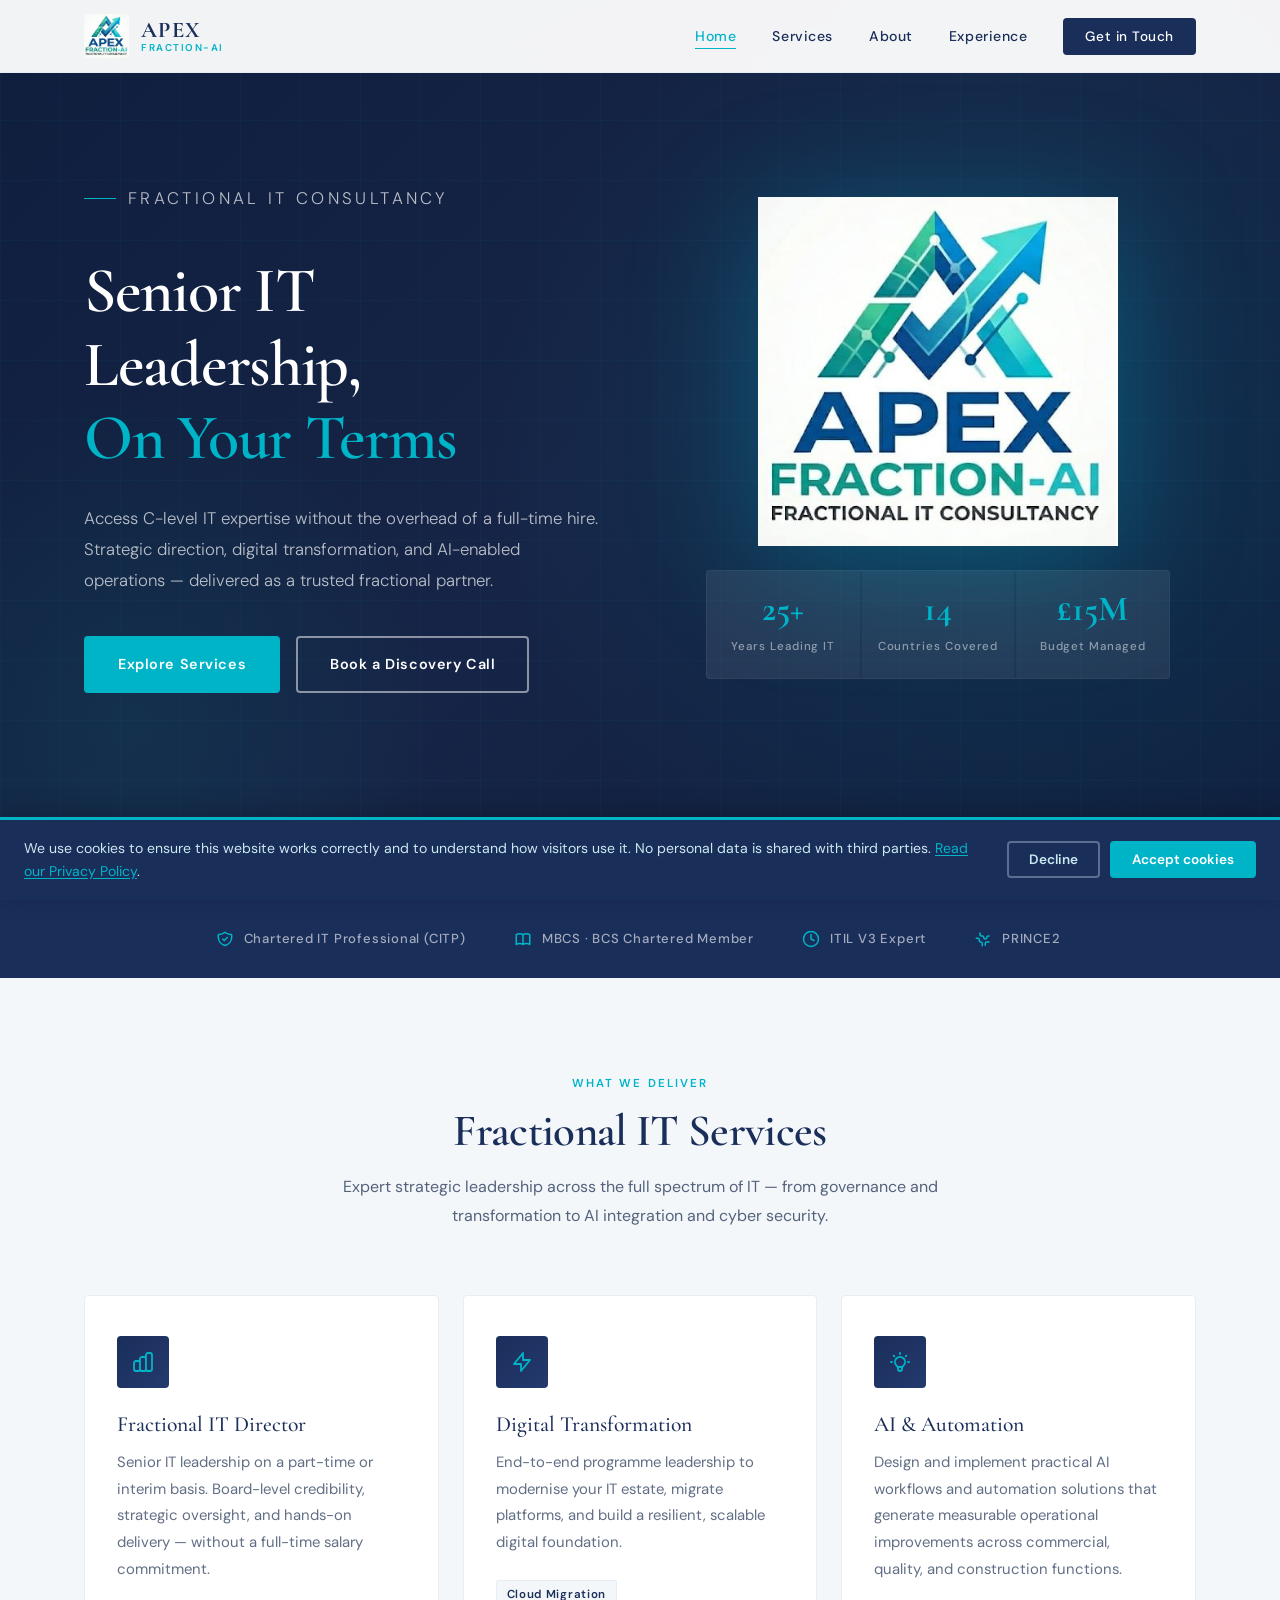
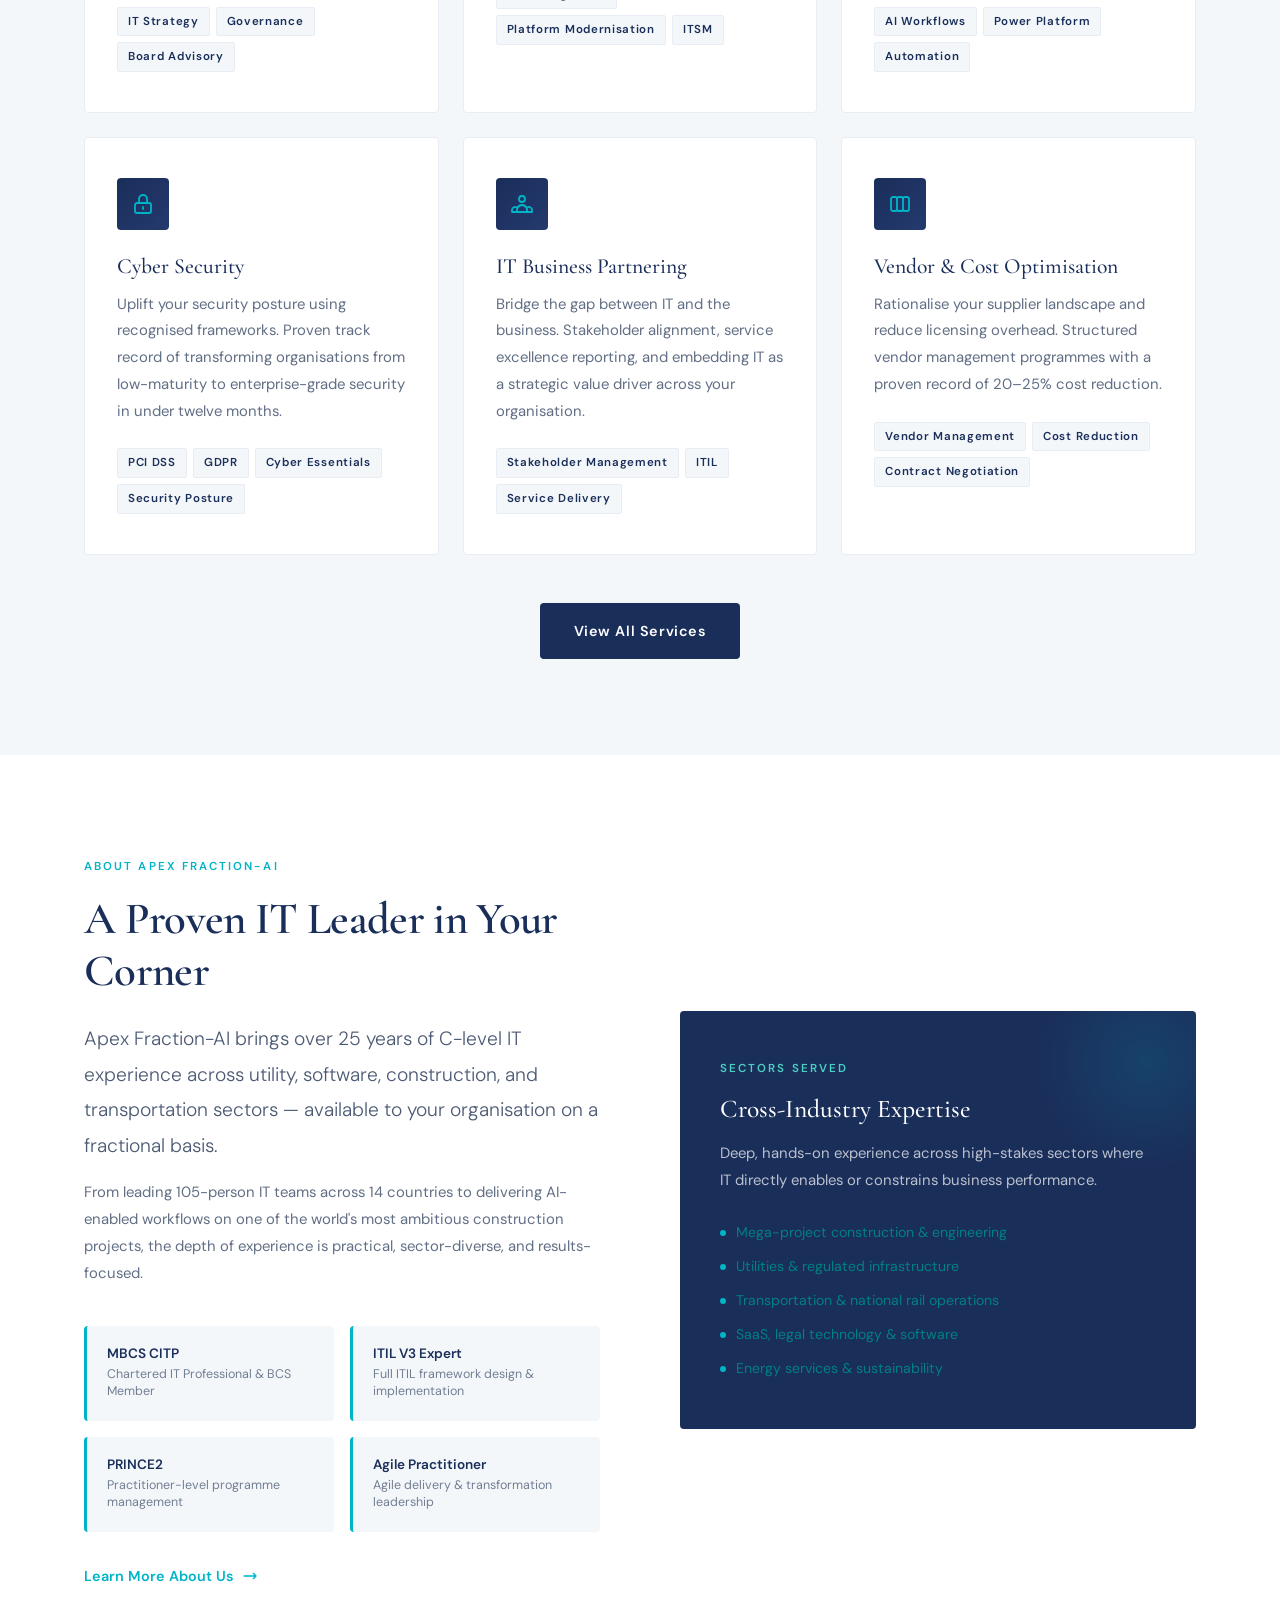
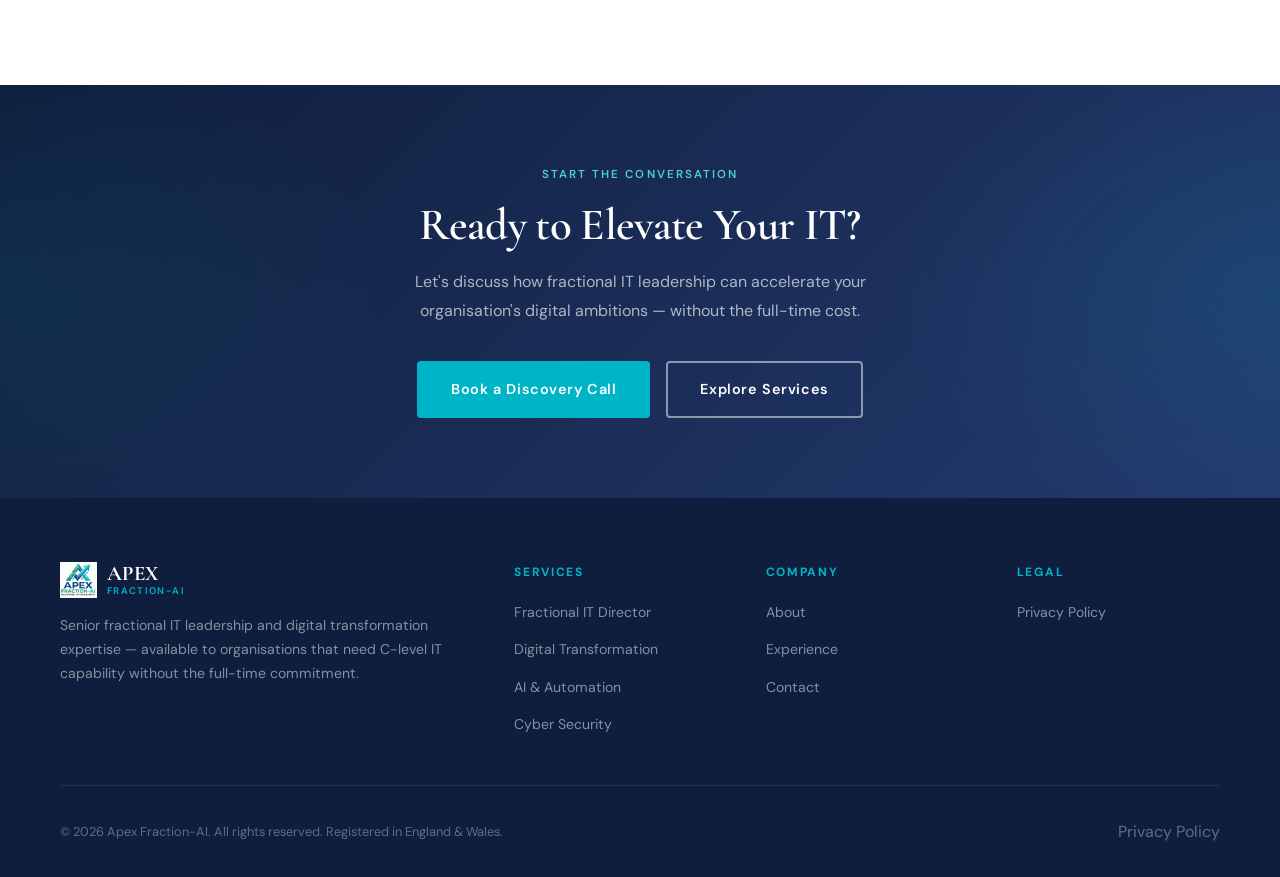
<file: index.html>
<!DOCTYPE html>
<html lang="en">
<head>
  <meta charset="UTF-8" />
  <meta name="viewport" content="width=device-width, initial-scale=1.0" />
  <title>Apex Fraction-AI | Fractional IT Consultancy</title>
  <meta name="description" content="Senior fractional IT leadership and digital transformation consultancy. 25+ years of C-level IT expertise, on demand." />
  <link rel="stylesheet" href="style.css" />
  <link rel="icon" type="image/png" href="assets/apex-logo.png" />
  <style>
  /* ── Cookie Banner ── */
  #cookie-banner {
    position: fixed;
    bottom: 0;
    left: 0;
    right: 0;
    z-index: 9999;
    background: #1a2e5a;
    border-top: 3px solid #00b4c8;
    padding: 1.1rem 1.5rem;
    display: flex;
    align-items: center;
    justify-content: space-between;
    gap: 1.2rem;
    flex-wrap: wrap;
    box-shadow: 0 -4px 24px rgba(0,0,0,0.22);
    font-family: inherit;
    transform: translateY(100%);
    transition: transform 0.35s cubic-bezier(0.22, 1, 0.36, 1);
  }

  #cookie-banner.visible {
    transform: translateY(0);
  }

  #cookie-banner p {
    margin: 0;
    color: #cce8f0;
    font-size: 0.88rem;
    line-height: 1.6;
    flex: 1;
    min-width: 220px;
  }

  #cookie-banner p a {
    color: #00b4c8;
    text-decoration: underline;
    text-underline-offset: 2px;
  }

  #cookie-banner p a:hover {
    color: #4dd0c4;
  }

  .cookie-actions {
    display: flex;
    gap: 0.65rem;
    flex-shrink: 0;
    align-items: center;
  }

  .cookie-btn {
    padding: 0.5rem 1.25rem;
    border-radius: 4px;
    font-size: 0.85rem;
    font-weight: 600;
    cursor: pointer;
    border: 2px solid transparent;
    transition: background 0.18s, color 0.18s, border-color 0.18s;
    white-space: nowrap;
    font-family: inherit;
  }

  .cookie-btn-accept {
    background: #00b4c8;
    color: #fff;
    border-color: #00b4c8;
  }

  .cookie-btn-accept:hover {
    background: #0097ab;
    border-color: #0097ab;
  }

  .cookie-btn-decline {
    background: transparent;
    color: #cce8f0;
    border-color: rgba(204, 232, 240, 0.35);
  }

  .cookie-btn-decline:hover {
    border-color: #cce8f0;
    color: #fff;
  }

  @media (max-width: 540px) {
    #cookie-banner {
      flex-direction: column;
      align-items: flex-start;
      padding: 1rem 1.2rem 1.2rem;
    }
    .cookie-actions {
      width: 100%;
    }
    .cookie-btn {
      flex: 1;
      text-align: center;
    }
  }
</style>
</head>
  <!-- Google tag (gtag.js) -->
<script async src="https://www.googletagmanager.com/gtag/js?id=G-FSJTXHRJ8M"></script>
<script>
  window.dataLayer = window.dataLayer || [];
  function gtag(){dataLayer.push(arguments);}
  gtag('js', new Date());

  gtag('config', 'G-FSJTXHRJ8M');
</script>
<body>
<div id="cookie-banner" role="dialog" aria-live="polite" aria-label="Cookie consent">
  <p>
    We use cookies to ensure this website works correctly and to understand how visitors
    use it. No personal data is shared with third parties.
    <a href="https://www.apexfraction-al.com/privacy.html">Read our Privacy Policy</a>.
  </p>
  <div class="cookie-actions">
    <button class="cookie-btn cookie-btn-decline" id="cookie-decline" aria-label="Decline cookies">Decline</button>
    <button class="cookie-btn cookie-btn-accept" id="cookie-accept" aria-label="Accept cookies">Accept cookies</button>
  </div>
</div>

  <!-- ── Navigation ── -->
  <nav class="nav" id="nav">
    <div class="nav-inner">
      <a href="index.html" class="nav-logo">
        <img src="assets/apex-logo.png" alt="Apex Fraction-AI Logo" />
        <div class="nav-logo-text">
          <span class="apex">APEX</span>
          <span class="fraction">Fraction-AI</span>
        </div>
      </a>
      <ul class="nav-links" id="navLinks">
        <li><a href="index.html" class="active">Home</a></li>
        <li><a href="services.html">Services</a></li>
        <li><a href="about.html">About</a></li>
        <li><a href="experience.html">Experience</a></li>
        <li><a href="contact.html" class="nav-cta">Get in Touch</a></li>
      </ul>
      <div class="nav-burger" id="navBurger" aria-label="Toggle menu">
        <span></span><span></span><span></span>
      </div>
    </div>
  </nav>

  <!-- ── Hero ── -->
  <section class="hero">
    <div class="hero-bg"></div>
    <div class="hero-content">
      <div class="hero-left">
        <p class="hero-label">Fractional IT Consultancy</p>
        <h1>Senior IT Leadership,<br /><em>On Your Terms</em></h1>
        <p>
          Access C-level IT expertise without the overhead of a full-time hire.
          Strategic direction, digital transformation, and AI-enabled operations —
          delivered as a trusted fractional partner.
        </p>
        
        <div class="hero-actions">
          <a href="services.html" class="btn btn-primary">Explore Services</a>
          <a href="contact.html" class="btn btn-outline">Book a Discovery Call</a>
        </div>
      </div>
      <div class="hero-right">
        <div class="hero-logo-wrap">
          <img src="assets/apex-logo.png" alt="Apex Fraction-AI" />
          <div class="hero-stats">
            <div class="stat-item">
              <span class="stat-value">25+</span>
              <span class="stat-label">Years Leading IT</span>
            </div>
            <div class="stat-item">
              <span class="stat-value">14</span>
              <span class="stat-label">Countries Covered</span>
            </div>
            <div class="stat-item">
              <span class="stat-value">£15M</span>
              <span class="stat-label">Budget Managed</span>
            </div>
          </div>
        </div>
      </div>
    </div>
  </section>

  <!-- ── Trust Bar ── -->
  <div class="trust-bar">
    <div class="trust-bar-inner">
      <div class="trust-item">
        <svg width="18" height="18" fill="none" viewBox="0 0 24 24" stroke="currentColor" stroke-width="2"><path stroke-linecap="round" stroke-linejoin="round" d="M9 12l2 2 4-4m5.618-4.016A11.955 11.955 0 0112 2.944a11.955 11.955 0 01-8.618 3.04A12.02 12.02 0 003 9c0 5.591 3.824 10.29 9 11.622 5.176-1.332 9-6.03 9-11.622 0-1.042-.133-2.052-.382-3.016z"/></svg>
        Chartered IT Professional (CITP)
      </div>
      <div class="trust-item">
        <svg width="18" height="18" fill="none" viewBox="0 0 24 24" stroke="currentColor" stroke-width="2"><path stroke-linecap="round" stroke-linejoin="round" d="M12 6.253v13m0-13C10.832 5.477 9.246 5 7.5 5S4.168 5.477 3 6.253v13C4.168 18.477 5.754 18 7.5 18s3.332.477 4.5 1.253m0-13C13.168 5.477 14.754 5 16.5 5c1.747 0 3.332.477 4.5 1.253v13C19.832 18.477 18.247 18 16.5 18c-1.746 0-3.332.477-4.5 1.253"/></svg>
        MBCS · BCS Chartered Member
      </div>
      <div class="trust-item">
        <svg width="18" height="18" fill="none" viewBox="0 0 24 24" stroke="currentColor" stroke-width="2"><circle cx="12" cy="12" r="10"/><path stroke-linecap="round" stroke-linejoin="round" d="M12 6v6l4 2"/></svg>
        ITIL V3 Expert
      </div>
      <div class="trust-item">
        <svg width="18" height="18" fill="none" viewBox="0 0 24 24" stroke="currentColor" stroke-width="2"><path stroke-linecap="round" stroke-linejoin="round" d="M3.055 11H5a2 2 0 012 2v1a2 2 0 002 2 2 2 0 012 2v2.945M8 3.935V5.5A2.5 2.5 0 0010.5 8h.5a2 2 0 012 2 2 2 0 104 0 2 2 0 012-2h1.064M15 20.488V18a2 2 0 012-2h3.064"></path></svg>
        PRINCE2&nbsp;</div>
    </div>
  </div>

  <!-- ── Services Overview ── -->
  <section class="services">
    <div class="container">
      <div class="section-header fade-up">
        <span class="label">What We Deliver</span>
        <h2>Fractional IT Services</h2>
        <p>Expert strategic leadership across the full spectrum of IT — from governance and transformation to AI integration and cyber security.</p>
      </div>
      <div class="services-grid">
        <div class="service-card fade-up">
          <div class="service-icon">
            <svg width="24" height="24" fill="none" viewBox="0 0 24 24" stroke="currentColor" stroke-width="1.8"><path stroke-linecap="round" stroke-linejoin="round" d="M9 19v-6a2 2 0 00-2-2H5a2 2 0 00-2 2v6a2 2 0 002 2h2a2 2 0 002-2zm0 0V9a2 2 0 012-2h2a2 2 0 012 2v10m-6 0a2 2 0 002 2h2a2 2 0 002-2m0 0V5a2 2 0 012-2h2a2 2 0 012 2v14a2 2 0 01-2 2h-2a2 2 0 01-2-2z"/></svg>
          </div>
          <h3>Fractional IT Director</h3>
          <p>Senior IT leadership on a part-time or interim basis. Board-level credibility, strategic oversight, and hands-on delivery — without a full-time salary commitment.</p>
          <div class="service-tags">
            <span class="tag">IT Strategy</span>
            <span class="tag">Governance</span>
            <span class="tag">Board Advisory</span>
          </div>
        </div>
        <div class="service-card fade-up">
          <div class="service-icon">
            <svg width="24" height="24" fill="none" viewBox="0 0 24 24" stroke="currentColor" stroke-width="1.8"><path stroke-linecap="round" stroke-linejoin="round" d="M13 10V3L4 14h7v7l9-11h-7z"/></svg>
          </div>
          <h3>Digital Transformation</h3>
          <p>End-to-end programme leadership to modernise your IT estate, migrate platforms, and build a resilient, scalable digital foundation.</p>
          <div class="service-tags">
            <span class="tag">Cloud Migration</span>
            <span class="tag">Platform Modernisation</span>
            <span class="tag">ITSM</span>
          </div>
        </div>
        <div class="service-card fade-up">
          <div class="service-icon">
            <svg width="24" height="24" fill="none" viewBox="0 0 24 24" stroke="currentColor" stroke-width="1.8"><path stroke-linecap="round" stroke-linejoin="round" d="M9.663 17h4.673M12 3v1m6.364 1.636l-.707.707M21 12h-1M4 12H3m3.343-5.657l-.707-.707m2.828 9.9a5 5 0 117.072 0l-.548.547A3.374 3.374 0 0014 18.469V19a2 2 0 11-4 0v-.531c0-.895-.356-1.754-.988-2.386l-.548-.547z"/></svg>
          </div>
          <h3>AI & Automation</h3>
          <p>Design and implement practical AI workflows and automation solutions that generate measurable operational improvements across commercial, quality, and construction functions.</p>
          <div class="service-tags">
            <span class="tag">AI Workflows</span>
            <span class="tag">Power Platform</span>
            <span class="tag">Automation</span>
          </div>
        </div>
        <div class="service-card fade-up">
          <div class="service-icon">
            <svg width="24" height="24" fill="none" viewBox="0 0 24 24" stroke="currentColor" stroke-width="1.8"><path stroke-linecap="round" stroke-linejoin="round" d="M12 15v2m-6 4h12a2 2 0 002-2v-6a2 2 0 00-2-2H6a2 2 0 00-2 2v6a2 2 0 002 2zm10-10V7a4 4 0 00-8 0v4h8z"/></svg>
          </div>
          <h3>Cyber Security</h3>
          <p>Uplift your security posture using recognised frameworks. Proven track record of transforming organisations from low-maturity to enterprise-grade security in under twelve months.</p>
          <div class="service-tags">
            <span class="tag">PCI DSS</span>
            <span class="tag">GDPR</span>
            <span class="tag">Cyber Essentials</span>
            <span class="tag">Security Posture</span>
          </div>
        </div>
        <div class="service-card fade-up">
          <div class="service-icon">
            <svg width="24" height="24" fill="none" viewBox="0 0 24 24" stroke="currentColor" stroke-width="1.8"><path stroke-linecap="round" stroke-linejoin="round" d="M17 20h5v-2a3 3 0 00-5.356-1.857M17 20H7m10 0v-2c0-.656-.126-1.283-.356-1.857M7 20H2v-2a3 3 0 015.356-1.857M7 20v-2c0-.656.126-1.283.356-1.857m0 0a5.002 5.002 0 019.288 0M15 7a3 3 0 11-6 0 3 3 0 016 0z"/></svg>
          </div>
          <h3>IT Business Partnering</h3>
          <p>Bridge the gap between IT and the business. Stakeholder alignment, service excellence reporting, and embedding IT as a strategic value driver across your organisation.</p>
          <div class="service-tags">
            <span class="tag">Stakeholder Management</span>
            <span class="tag">ITIL</span>
            <span class="tag">Service Delivery</span>
          </div>
        </div>
        <div class="service-card fade-up">
          <div class="service-icon">
            <svg width="24" height="24" fill="none" viewBox="0 0 24 24" stroke="currentColor" stroke-width="1.8"><path stroke-linecap="round" stroke-linejoin="round" d="M9 17V7m0 10a2 2 0 01-2 2H5a2 2 0 01-2-2V7a2 2 0 012-2h2a2 2 0 012 2m0 10a2 2 0 002 2h2a2 2 0 002-2M9 7a2 2 0 012-2h2a2 2 0 012 2m0 10V7m0 10a2 2 0 002 2h2a2 2 0 002-2V7a2 2 0 00-2-2h-2a2 2 0 00-2 2"/></svg>
          </div>
          <h3>Vendor & Cost Optimisation</h3>
          <p>Rationalise your supplier landscape and reduce licensing overhead. Structured vendor management programmes with a proven record of 20–25% cost reduction.</p>
          <div class="service-tags">
            <span class="tag">Vendor Management</span>
            <span class="tag">Cost Reduction</span>
            <span class="tag">Contract Negotiation</span>
          </div>
        </div>
      </div>
      <div style="text-align:center; margin-top:48px;">
        <a href="services.html" class="btn btn-navy">View All Services</a>
      </div>
    </div>
  </section>

  <!-- ── About Snapshot ── -->
  <section class="about">
    <div class="container">
      <div class="about-grid">
        <div class="fade-up">
          <span class="label">About Apex Fraction-AI</span>
          <h2 style="margin: 16px 0 24px;">A Proven IT Leader in Your Corner</h2>
          <p class="lead">Apex Fraction-AI brings over 25 years of C-level IT experience across utility, software, construction, and transportation sectors — available to your organisation on a fractional basis.</p>
          <p style="margin-top:16px; opacity:0.75; font-size:0.93rem;">From leading 105-person IT teams across 14 countries to delivering AI-enabled workflows on one of the world's most ambitious construction projects, the depth of experience is practical, sector-diverse, and results-focused.</p>
          <div class="about-credentials">
            <div class="cred-card">
              <h4>MBCS CITP</h4>
              <p>Chartered IT Professional & BCS Member</p>
            </div>
            <div class="cred-card">
              <h4>ITIL V3 Expert</h4>
              <p>Full ITIL framework design & implementation</p>
            </div>
            <div class="cred-card">
              <h4>PRINCE2</h4>
              <p>Practitioner-level programme management</p>
            </div>
            <div class="cred-card">
              <h4>Agile Practitioner</h4>
              <p>Agile delivery & transformation leadership</p>
            </div>
          </div>
          <a href="about.html" style="display:inline-flex;align-items:center;gap:8px;margin-top:32px;font-size:0.9rem;font-weight:600;color:var(--teal);">
            Learn More About Us
            <svg width="16" height="16" fill="none" viewBox="0 0 24 24" stroke="currentColor" stroke-width="2"><path stroke-linecap="round" stroke-linejoin="round" d="M17 8l4 4m0 0l-4 4m4-4H3"/></svg>
          </a>
        </div>
        <div class="about-visual fade-up">
          <div class="about-card-main">
            <span class="label">Sectors Served</span>
            <h3>Cross-Industry Expertise</h3>
            <p>Deep, hands-on experience across high-stakes sectors where IT directly enables or constrains business performance.</p>
            <div class="expertise-list">
              <div class="expertise-item">Mega-project construction & engineering</div>
              <div class="expertise-item">Utilities & regulated infrastructure</div>
              <div class="expertise-item">Transportation & national rail operations</div>
              <div class="expertise-item">SaaS, legal technology & software</div>
              <div class="expertise-item">Energy services & sustainability</div>
            </div>
          </div>
        </div>
      </div>
    </div>
  </section>

  <!-- ── CTA Band ── -->
  <section class="cta-band">
    <div class="container">
      <span class="label">Start the Conversation</span>
      <h2>Ready to Elevate Your IT?</h2>
      <p>Let's discuss how fractional IT leadership can accelerate your organisation's digital ambitions — without the full-time cost.</p>
      <div class="cta-actions">
        <a href="contact.html" class="btn btn-primary">Book a Discovery Call</a>
        <a href="services.html" class="btn btn-outline">Explore Services</a>
      </div>
    </div>
  </section>

  <!-- ── Footer ── -->
  <footer class="footer">
    <div class="footer-inner">
      <div class="footer-top">
        <div class="footer-brand">
          <div class="footer-logo">
            <img src="assets/apex-logo.png" alt="Apex Fraction-AI" />
            <div class="footer-logo-text">
              <span class="apex">APEX</span>
              <span class="fraction">Fraction-AI</span>
            </div>
          </div>
          <p>Senior fractional IT leadership and digital transformation expertise — available to organisations that need C-level IT capability without the full-time commitment.</p>
        </div>
        <div class="footer-col">
          <h5>Services</h5>
          <ul>
            <li><a href="services.html#fractional">Fractional IT Director</a></li>
            <li><a href="services.html#transformation">Digital Transformation</a></li>
            <li><a href="services.html#ai">AI & Automation</a></li>
            <li><a href="services.html#cyber">Cyber Security</a></li>
          </ul>
        </div>
        <div class="footer-col">
          <h5>Company</h5>
          <ul>
            <li><a href="about.html">About</a></li>
            <li><a href="experience.html">Experience</a></li>
            <li><a href="contact.html">Contact</a></li>
          </ul>
        </div>
        <div class="footer-col">
          <h5>Legal</h5>
          <ul>
            <li><a href="privacy.html">Privacy Policy</a></li>
          </ul>
        </div>
      </div>
      <div class="footer-bottom">
        <p>© 2026 Apex Fraction-AI. All rights reserved. Registered in England &amp; Wales.</p>
        <a href="privacy.html">Privacy Policy</a>
      </div>
    </div>
  </footer>

  <script>
    // Scroll nav shadow
    const nav = document.getElementById('nav');
    window.addEventListener('scroll', () => {
      nav.classList.toggle('scrolled', window.scrollY > 40);
    });
    // Mobile burger
    const burger = document.getElementById('navBurger');
    const links = document.getElementById('navLinks');
    burger.addEventListener('click', () => links.classList.toggle('open'));
    // Fade-up observer
    const observer = new IntersectionObserver((entries) => {
      entries.forEach(e => { if (e.isIntersecting) e.target.classList.add('visible'); });
    }, { threshold: 0.12 });
    document.querySelectorAll('.fade-up').forEach(el => observer.observe(el));
  </script>
<script>
  (function() {
    var banner = document.getElementById('cookie-banner');
    var choice = localStorage.getItem('cookieConsent');

    // Only show if no choice has been made yet
    if (!choice) {
      // Small delay so the page loads before the banner slides in
      setTimeout(function() {
        banner.classList.add('visible');
      }, 600);
    }

    document.getElementById('cookie-accept').addEventListener('click', function() {
      localStorage.setItem('cookieConsent', 'accepted');
      banner.classList.remove('visible');
    });

    document.getElementById('cookie-decline').addEventListener('click', function() {
      localStorage.setItem('cookieConsent', 'declined');
      banner.classList.remove('visible');
    });
  })();
</script>
  </body>
</html>
</file>
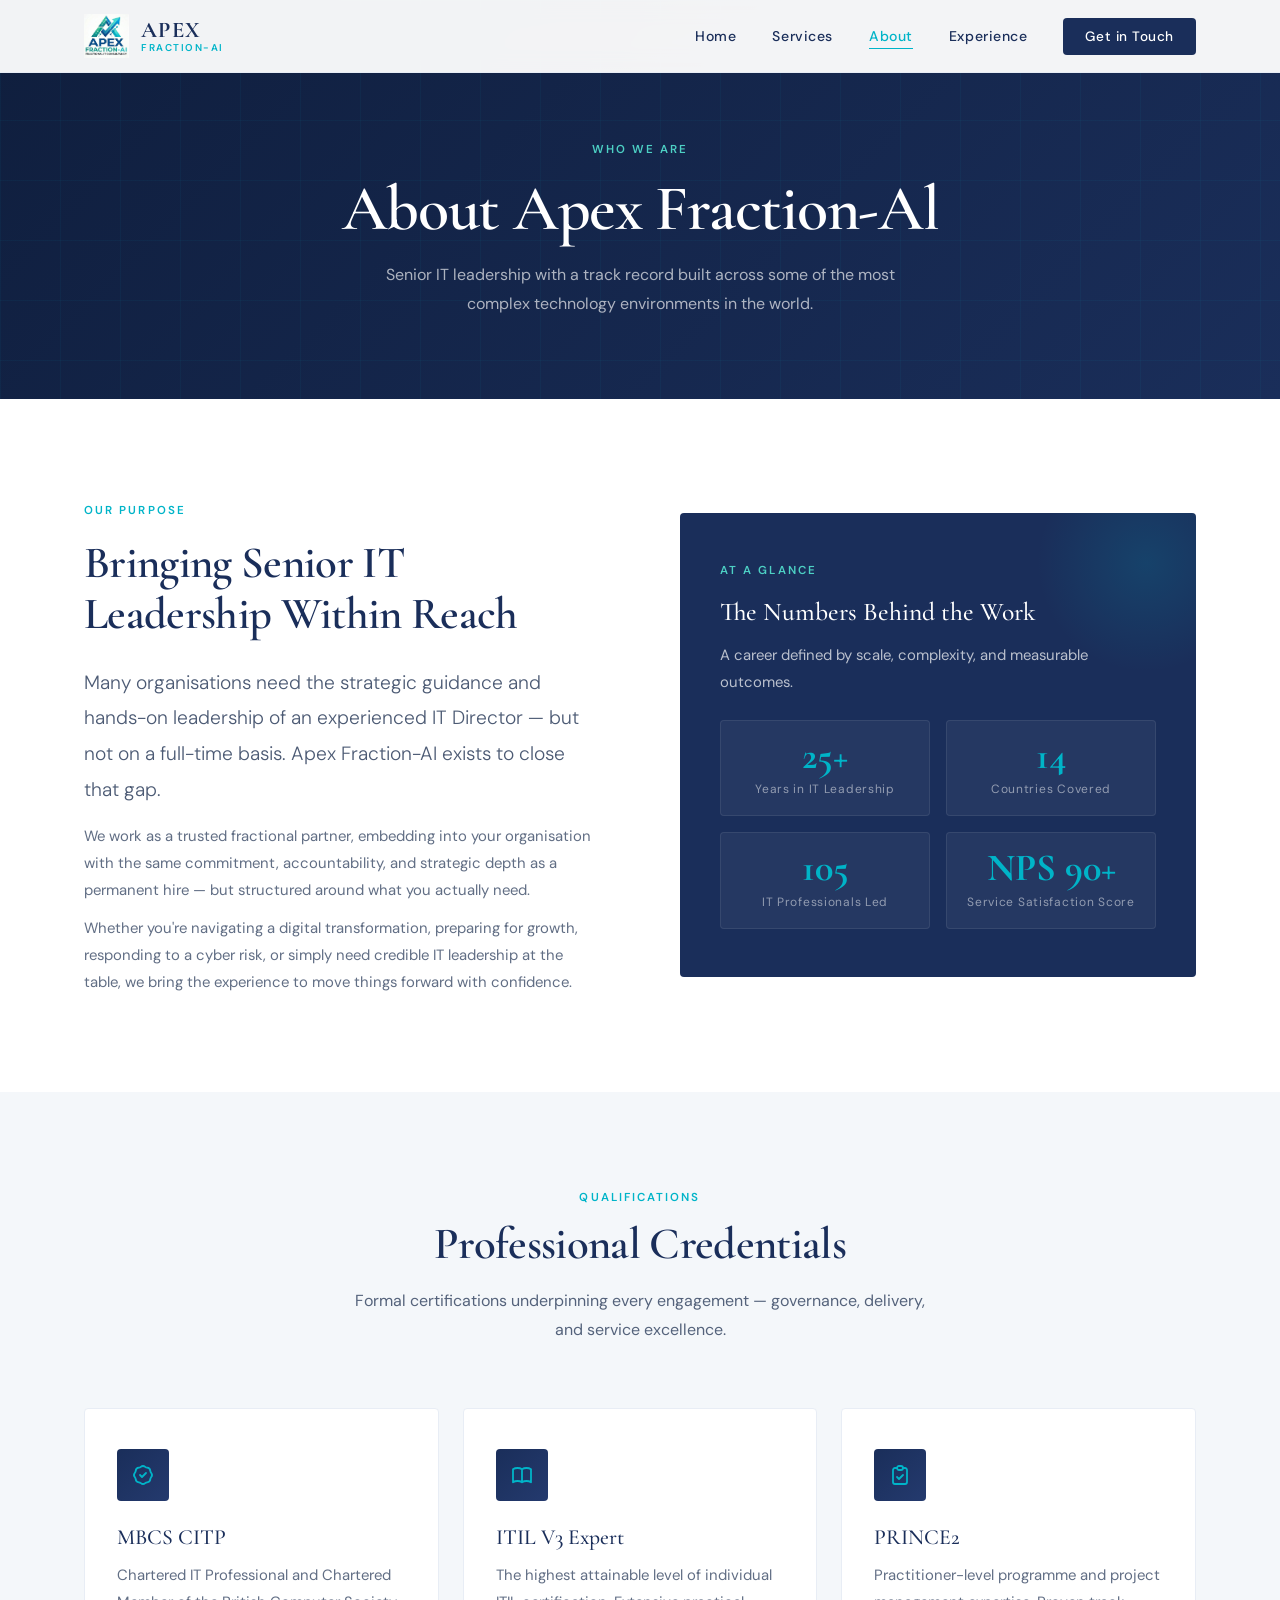
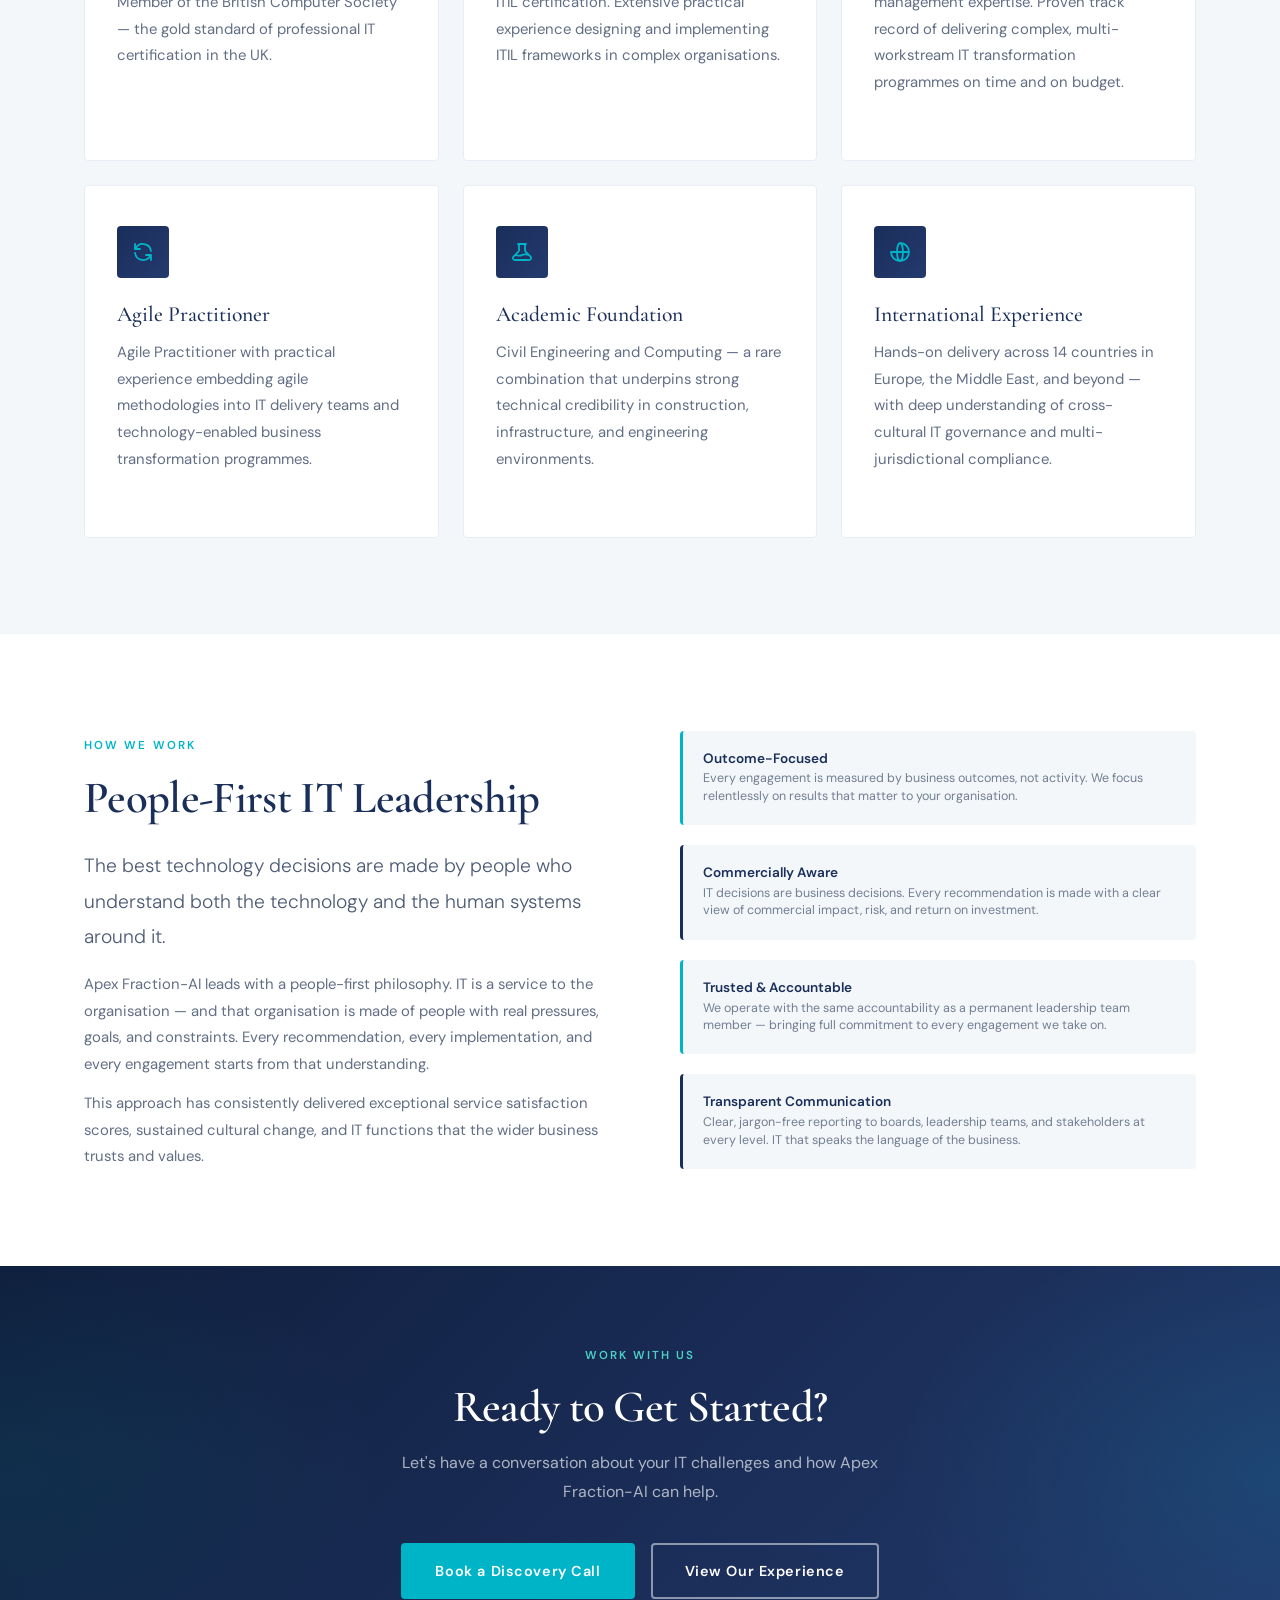
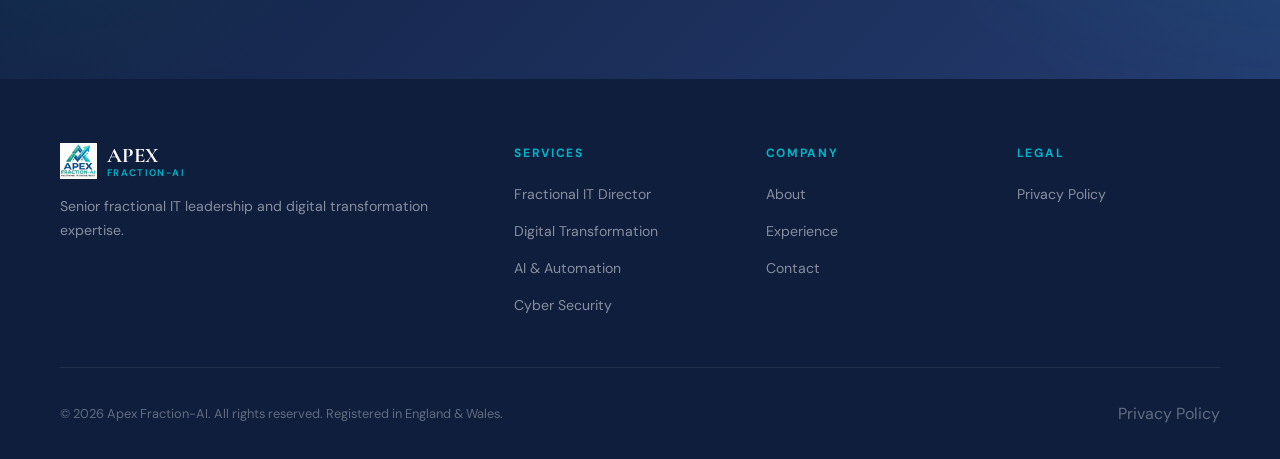
<file: about.html>
<!DOCTYPE html>
<html lang="en">
<head>
  <meta charset="UTF-8" />
  <meta name="viewport" content="width=device-width, initial-scale=1.0" />
  <title>About | Apex Fraction-AI</title>
  <meta name="description" content="25+ years of C-level IT leadership experience across construction, utilities, transportation, and technology sectors." />
  <link rel="stylesheet" href="style.css" />
  <link rel="icon" type="image/png" href="assets/apex-logo.png" />
</head>
  <!-- Google tag (gtag.js) -->
<script async src="https://www.googletagmanager.com/gtag/js?id=G-FSJTXHRJ8M"></script>
<script>
  window.dataLayer = window.dataLayer || [];
  function gtag(){dataLayer.push(arguments);}
  gtag('js', new Date());

  gtag('config', 'G-FSJTXHRJ8M');
</script>
<body>

  <nav class="nav" id="nav">
    <div class="nav-inner">
      <a href="index.html" class="nav-logo">
        <img src="assets/apex-logo.png" alt="Apex Fraction-AI Logo" />
        <div class="nav-logo-text">
          <span class="apex">APEX</span>
          <span class="fraction">Fraction-AI</span>
        </div>
      </a>
      <ul class="nav-links" id="navLinks">
        <li><a href="index.html">Home</a></li>
        <li><a href="services.html">Services</a></li>
        <li><a href="about.html" class="active">About</a></li>
        <li><a href="experience.html">Experience</a></li>
        <li><a href="contact.html" class="nav-cta">Get in Touch</a></li>
      </ul>
      <div class="nav-burger" id="navBurger"><span></span><span></span><span></span></div>
    </div>
  </nav>

  <div class="page-hero">
    <span class="label">Who We Are</span>
    <h1>About Apex Fraction-Al</h1>
    <p>Senior IT leadership with a track record built across some of the most complex technology environments in the world.</p>
  </div>

  <!-- Mission -->
  <section style="background:var(--white);padding:var(--section-pad);">
    <div class="container">
      <div class="about-grid">
        <div class="fade-up">
          <span class="label">Our Purpose</span>
          <h2 style="margin:16px 0 24px;">Bringing Senior IT Leadership Within Reach</h2>
          <p class="lead">Many organisations need the strategic guidance and hands-on leadership of an experienced IT Director — but not on a full-time basis. Apex Fraction-AI exists to close that gap.</p>
          <p style="margin-top:16px;opacity:0.75;font-size:0.93rem;">We work as a trusted fractional partner, embedding into your organisation with the same commitment, accountability, and strategic depth as a permanent hire — but structured around what you actually need.</p>
          <p style="margin-top:12px;opacity:0.75;font-size:0.93rem;">Whether you're navigating a digital transformation, preparing for growth, responding to a cyber risk, or simply need credible IT leadership at the table, we bring the experience to move things forward with confidence.</p>
        </div>
        <div class="fade-up">
          <div class="about-card-main">
            <span class="label">At a Glance</span>
            <h3>The Numbers Behind the Work</h3>
            <p style="margin-bottom:24px;">A career defined by scale, complexity, and measurable outcomes.</p>
            <div style="display:grid;grid-template-columns:1fr 1fr;gap:16px;">
              <div style="text-align:center;padding:16px;background:rgba(255,255,255,0.05);border-radius:4px;border:1px solid rgba(255,255,255,0.08);">
                <div style="font-family:var(--font-display);font-size:2.4rem;font-weight:700;color:var(--teal);line-height:1;">25+</div>
                <div style="font-size:0.75rem;color:rgba(255,255,255,0.5);margin-top:4px;letter-spacing:0.06em;">Years in IT Leadership</div>
              </div>
              <div style="text-align:center;padding:16px;background:rgba(255,255,255,0.05);border-radius:4px;border:1px solid rgba(255,255,255,0.08);">
                <div style="font-family:var(--font-display);font-size:2.4rem;font-weight:700;color:var(--teal);line-height:1;">14</div>
                <div style="font-size:0.75rem;color:rgba(255,255,255,0.5);margin-top:4px;letter-spacing:0.06em;">Countries Covered</div>
              </div>
              <div style="text-align:center;padding:16px;background:rgba(255,255,255,0.05);border-radius:4px;border:1px solid rgba(255,255,255,0.08);">
                <div style="font-family:var(--font-display);font-size:2.4rem;font-weight:700;color:var(--teal);line-height:1;">105</div>
                <div style="font-size:0.75rem;color:rgba(255,255,255,0.5);margin-top:4px;letter-spacing:0.06em;">IT Professionals Led</div>
              </div>
              <div style="text-align:center;padding:16px;background:rgba(255,255,255,0.05);border-radius:4px;border:1px solid rgba(255,255,255,0.08);">
                <div style="font-family:var(--font-display);font-size:2.4rem;font-weight:700;color:var(--teal);line-height:1;">NPS 90+</div>
                <div style="font-size:0.75rem;color:rgba(255,255,255,0.5);margin-top:4px;letter-spacing:0.06em;">Service Satisfaction Score</div>
              </div>
            </div>
          </div>
        </div>
      </div>
    </div>
  </section>

  <!-- Credentials -->
  <section style="background:var(--off-white);padding:var(--section-pad);">
    <div class="container">
      <div class="section-header fade-up">
        <span class="label">Qualifications</span>
        <h2>Professional Credentials</h2>
        <p>Formal certifications underpinning every engagement — governance, delivery, and service excellence.</p>
      </div>
      <div style="display:grid;grid-template-columns:repeat(3,1fr);gap:24px;" class="fade-up">
        <div class="service-card">
          <div class="service-icon">
            <svg width="24" height="24" fill="none" viewBox="0 0 24 24" stroke="currentColor" stroke-width="1.8"><path stroke-linecap="round" stroke-linejoin="round" d="M9 12l2 2 4-4M7.835 4.697a3.42 3.42 0 001.946-.806 3.42 3.42 0 014.438 0 3.42 3.42 0 001.946.806 3.42 3.42 0 013.138 3.138 3.42 3.42 0 00.806 1.946 3.42 3.42 0 010 4.438 3.42 3.42 0 00-.806 1.946 3.42 3.42 0 01-3.138 3.138 3.42 3.42 0 00-1.946.806 3.42 3.42 0 01-4.438 0 3.42 3.42 0 00-1.946-.806 3.42 3.42 0 01-3.138-3.138 3.42 3.42 0 00-.806-1.946 3.42 3.42 0 010-4.438 3.42 3.42 0 00.806-1.946 3.42 3.42 0 013.138-3.138z"/></svg>
          </div>
          <h3>MBCS CITP</h3>
          <p>Chartered IT Professional and Chartered Member of the British Computer Society — the gold standard of professional IT certification in the UK.</p>
        </div>
        <div class="service-card">
          <div class="service-icon">
            <svg width="24" height="24" fill="none" viewBox="0 0 24 24" stroke="currentColor" stroke-width="1.8"><path stroke-linecap="round" stroke-linejoin="round" d="M12 6.253v13m0-13C10.832 5.477 9.246 5 7.5 5S4.168 5.477 3 6.253v13C4.168 18.477 5.754 18 7.5 18s3.332.477 4.5 1.253m0-13C13.168 5.477 14.754 5 16.5 5c1.747 0 3.332.477 4.5 1.253v13C19.832 18.477 18.247 18 16.5 18c-1.746 0-3.332.477-4.5 1.253"/></svg>
          </div>
          <h3>ITIL V3 Expert</h3>
          <p>The highest attainable level of individual ITIL certification. Extensive practical experience designing and implementing ITIL frameworks in complex organisations.</p>
        </div>
        <div class="service-card">
          <div class="service-icon">
            <svg width="24" height="24" fill="none" viewBox="0 0 24 24" stroke="currentColor" stroke-width="1.8"><path stroke-linecap="round" stroke-linejoin="round" d="M9 5H7a2 2 0 00-2 2v12a2 2 0 002 2h10a2 2 0 002-2V7a2 2 0 00-2-2h-2M9 5a2 2 0 002 2h2a2 2 0 002-2M9 5a2 2 0 012-2h2a2 2 0 012 2m-6 9l2 2 4-4"/></svg>
          </div>
          <h3>PRINCE2</h3>
          <p>Practitioner-level programme and project management expertise. Proven track record of delivering complex, multi-workstream IT transformation programmes on time and on budget.</p>
        </div>
        <div class="service-card" style="grid-column:span 1;">
          <div class="service-icon">
            <svg width="24" height="24" fill="none" viewBox="0 0 24 24" stroke="currentColor" stroke-width="1.8"><path stroke-linecap="round" stroke-linejoin="round" d="M4 4v5h.582m15.356 2A8.001 8.001 0 004.582 9m0 0H9m11 11v-5h-.581m0 0a8.003 8.003 0 01-15.357-2m15.357 2H15"/></svg>
          </div>
          <h3>Agile Practitioner</h3>
          <p>Agile Practitioner with practical experience embedding agile methodologies into IT delivery teams and technology-enabled business transformation programmes.</p>
        </div>
        <div class="service-card">
          <div class="service-icon">
            <svg width="24" height="24" fill="none" viewBox="0 0 24 24" stroke="currentColor" stroke-width="1.8"><path stroke-linecap="round" stroke-linejoin="round" d="M19.428 15.428a2 2 0 00-1.022-.547l-2.387-.477a6 6 0 00-3.86.517l-.318.158a6 6 0 01-3.86.517L6.05 15.21a2 2 0 00-1.806.547M8 4h8l-1 1v5.172a2 2 0 00.586 1.414l5 5c1.26 1.26.367 3.414-1.415 3.414H4.828c-1.782 0-2.674-2.154-1.414-3.414l5-5A2 2 0 009 10.172V5L8 4z"/></svg>
          </div>
          <h3>Academic Foundation</h3>
          <p>Civil Engineering and Computing — a rare combination that underpins strong technical credibility in construction, infrastructure, and engineering environments.</p>
        </div>
        <div class="service-card">
          <div class="service-icon">
            <svg width="24" height="24" fill="none" viewBox="0 0 24 24" stroke="currentColor" stroke-width="1.8"><path stroke-linecap="round" stroke-linejoin="round" d="M21 12a9 9 0 01-9 9m9-9a9 9 0 00-9-9m9 9H3m9 9a9 9 0 01-9-9m9 9c1.657 0 3-4.03 3-9s-1.343-9-3-9m0 18c-1.657 0-3-4.03-3-9s1.343-9 3-9"/></svg>
          </div>
          <h3>International Experience</h3>
          <p>Hands-on delivery across 14 countries in Europe, the Middle East, and beyond — with deep understanding of cross-cultural IT governance and multi-jurisdictional compliance.</p>
        </div>
      </div>
    </div>
  </section>

  <!-- Philosophy -->
  <section style="background:var(--white);padding:var(--section-pad);">
    <div class="container">
      <div class="about-grid">
        <div class="fade-up">
          <span class="label">How We Work</span>
          <h2 style="margin:16px 0 24px;">People-First IT Leadership</h2>
          <p class="lead">The best technology decisions are made by people who understand both the technology and the human systems around it.</p>
          <p style="margin-top:16px;opacity:0.75;font-size:0.93rem;">Apex Fraction-AI leads with a people-first philosophy. IT is a service to the organisation — and that organisation is made of people with real pressures, goals, and constraints. Every recommendation, every implementation, and every engagement starts from that understanding.</p>
          <p style="margin-top:12px;opacity:0.75;font-size:0.93rem;">This approach has consistently delivered exceptional service satisfaction scores, sustained cultural change, and IT functions that the wider business trusts and values.</p>
        </div>
        <div class="fade-up">
          <div style="display:flex;flex-direction:column;gap:20px;">
            <div class="cred-card" style="border-left-color:var(--teal);">
              <h4>Outcome-Focused</h4>
              <p>Every engagement is measured by business outcomes, not activity. We focus relentlessly on results that matter to your organisation.</p>
            </div>
            <div class="cred-card" style="border-left-color:var(--navy);">
              <h4>Commercially Aware</h4>
              <p>IT decisions are business decisions. Every recommendation is made with a clear view of commercial impact, risk, and return on investment.</p>
            </div>
            <div class="cred-card" style="border-left-color:var(--teal);">
              <h4>Trusted &amp; Accountable</h4>
              <p>We operate with the same accountability as a permanent leadership team member — bringing full commitment to every engagement we take on.</p>
            </div>
            <div class="cred-card" style="border-left-color:var(--navy);">
              <h4>Transparent Communication</h4>
              <p>Clear, jargon-free reporting to boards, leadership teams, and stakeholders at every level. IT that speaks the language of the business.</p>
            </div>
          </div>
        </div>
      </div>
    </div>
  </section>

  <section class="cta-band">
    <div class="container">
      <span class="label">Work With Us</span>
      <h2>Ready to Get Started?</h2>
      <p>Let's have a conversation about your IT challenges and how Apex Fraction-AI can help.</p>
      <div class="cta-actions">
        <a href="contact.html" class="btn btn-primary">Book a Discovery Call</a>
        <a href="experience.html" class="btn btn-outline">View Our Experience</a>
      </div>
    </div>
  </section>

  <footer class="footer">
    <div class="footer-inner">
      <div class="footer-top">
        <div class="footer-brand">
          <div class="footer-logo">
            <img src="assets/apex-logo.png" alt="Apex Fraction-AI" />
            <div class="footer-logo-text"><span class="apex">APEX</span><span class="fraction">Fraction-AI</span></div>
          </div>
          <p>Senior fractional IT leadership and digital transformation expertise.</p>
        </div>
        <div class="footer-col"><h5>Services</h5><ul><li><a href="services.html#fractional">Fractional IT Director</a></li><li><a href="services.html#transformation">Digital Transformation</a></li><li><a href="services.html#ai">AI &amp; Automation</a></li><li><a href="services.html#cyber">Cyber Security</a></li></ul></div>
        <div class="footer-col"><h5>Company</h5><ul><li><a href="about.html">About</a></li><li><a href="experience.html">Experience</a></li><li><a href="contact.html">Contact</a></li></ul></div>
        <div class="footer-col"><h5>Legal</h5><ul><li><a href="privacy.html">Privacy Policy</a></li></ul></div>
      </div>
      <div class="footer-bottom">
        <p>© 2026 Apex Fraction-AI. All rights reserved. Registered in England &amp; Wales.</p>
        <a href="privacy.html">Privacy Policy</a>
      </div>
    </div>
  </footer>

  <script>
    const nav = document.getElementById('nav');
    window.addEventListener('scroll', () => nav.classList.toggle('scrolled', window.scrollY > 40));
    document.getElementById('navBurger').addEventListener('click', () => document.getElementById('navLinks').classList.toggle('open'));
    const observer = new IntersectionObserver(e => e.forEach(i => { if (i.isIntersecting) i.target.classList.add('visible'); }), { threshold: 0.12 });
    document.querySelectorAll('.fade-up').forEach(el => observer.observe(el));
  </script>
</body>
</html>
</file>
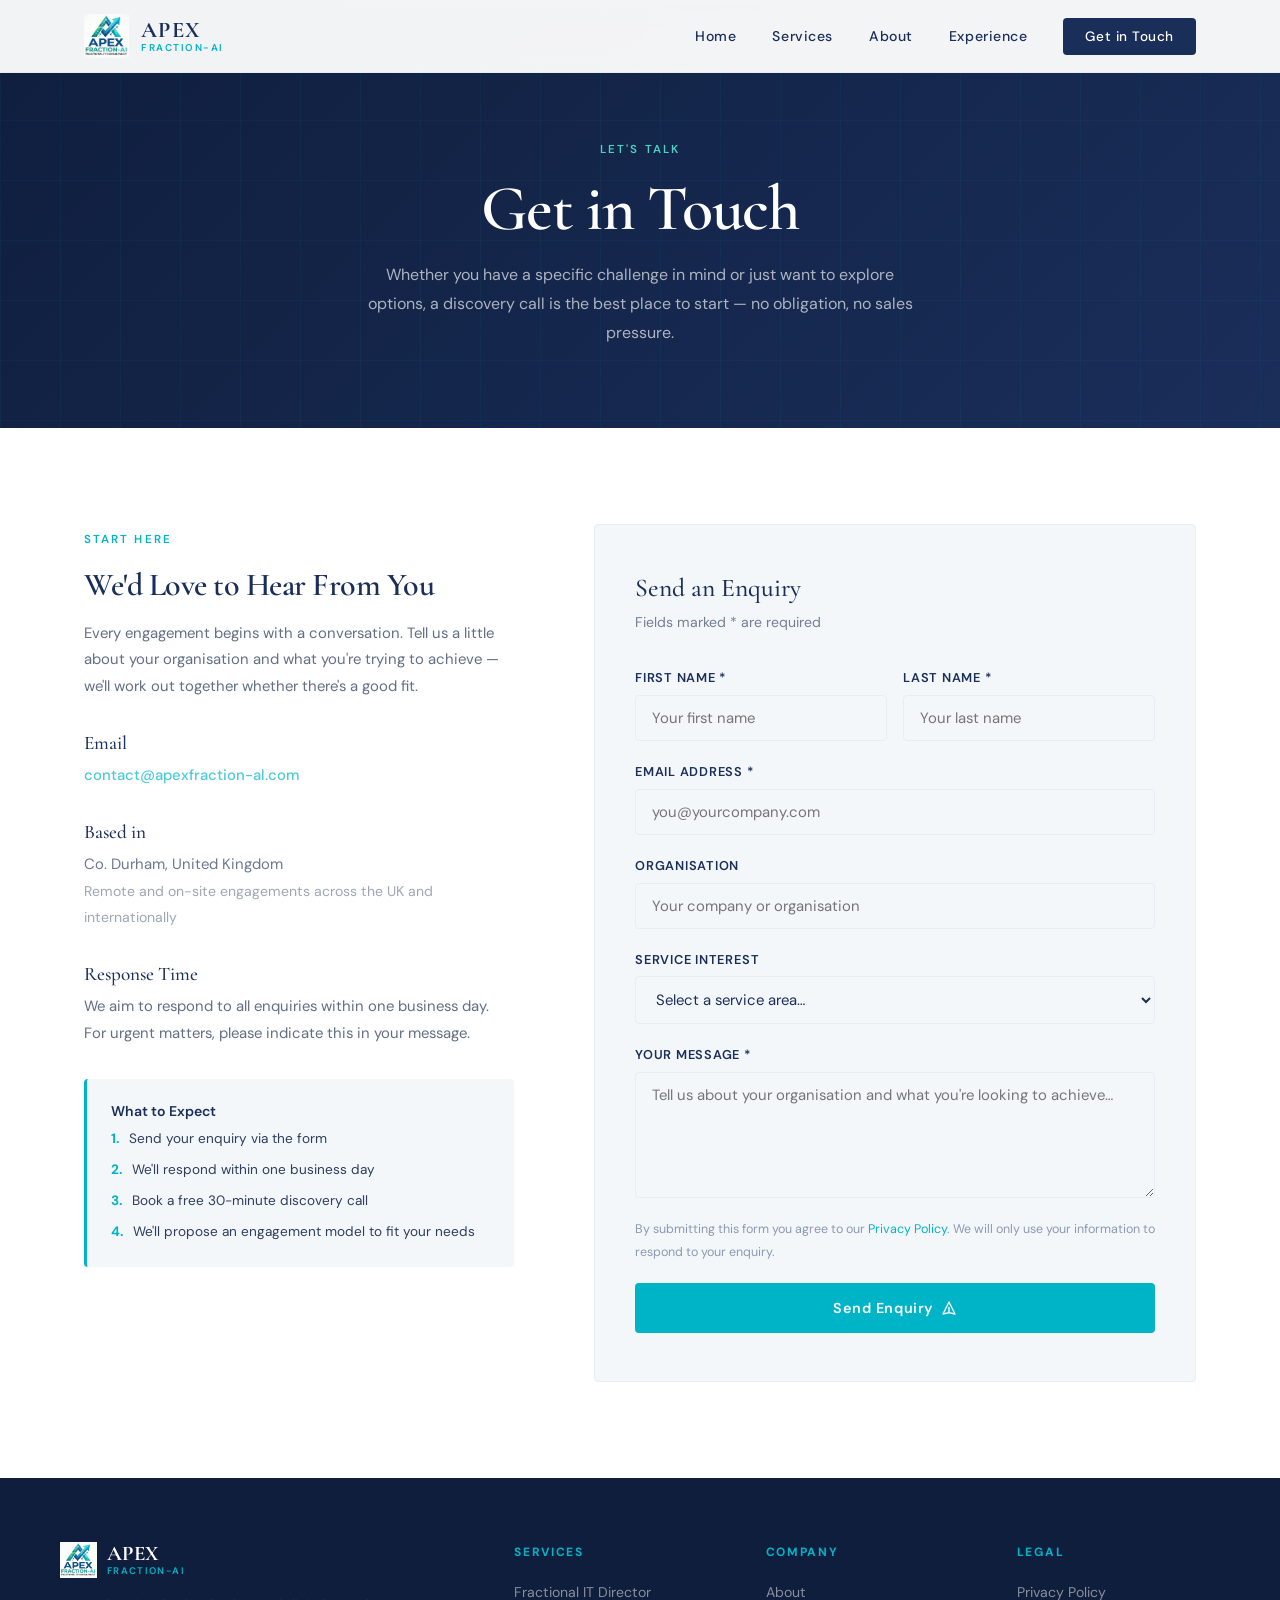
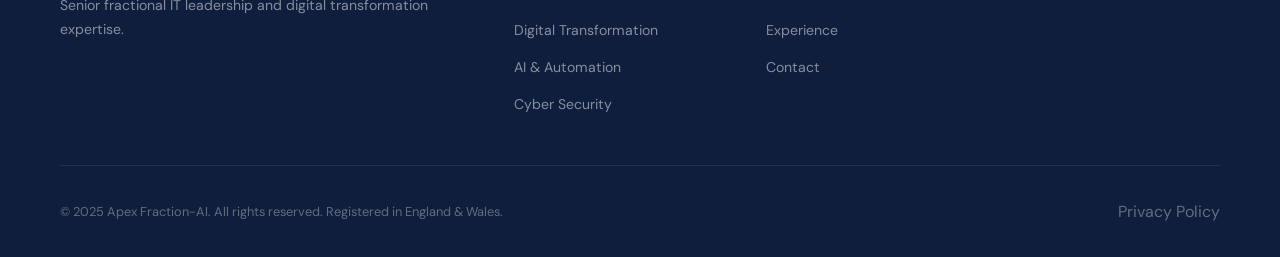
<file: contact.html>
<!DOCTYPE html>
<html lang="en">
<head>
  <meta charset="UTF-8" />
  <meta name="viewport" content="width=device-width, initial-scale=1.0" />
  <title>Contact | Apex Fraction-AI</title>
  <meta name="description" content="Get in touch with Apex Fraction-AI to discuss fractional IT leadership and digital transformation for your organisation." />
  <link rel="stylesheet" href="style.css" />
  <link rel="icon" type="image/png" href="assets/apex-logo.png" />
</head>
<body>

  <nav class="nav" id="nav">
    <div class="nav-inner">
      <a href="index.html" class="nav-logo">
        <img src="assets/apex-logo.png" alt="Apex Fraction-AI Logo" />
        <div class="nav-logo-text">
          <span class="apex">APEX</span>
          <span class="fraction">Fraction-AI</span>
        </div>
      </a>
      <ul class="nav-links" id="navLinks">
        <li><a href="index.html">Home</a></li>
        <li><a href="services.html">Services</a></li>
        <li><a href="about.html">About</a></li>
        <li><a href="experience.html">Experience</a></li>
        <li><a href="contact.html" class="active nav-cta">Get in Touch</a></li>
      </ul>
      <div class="nav-burger" id="navBurger"><span></span><span></span><span></span></div>
    </div>
  </nav>

  <div class="page-hero">
    <span class="label">Let's Talk</span>
    <h1>Get in Touch</h1>
    <p>Whether you have a specific challenge in mind or just want to explore options, a discovery call is the best place to start — no obligation, no sales pressure.</p>
  </div>

  <section class="contact">
    <div class="container">
      <div class="contact-grid">
        <div class="contact-info fade-up">
          <div>
            <span class="label">Start Here</span>
            <h2 style="margin:16px 0 16px;font-size:2rem;">We'd Love to Hear From You</h2>
            <p style="opacity:0.75;font-size:0.93rem;">Every engagement begins with a conversation. Tell us a little about your organisation and what you're trying to achieve — we'll work out together whether there's a good fit.</p>
          </div>
          <div class="contact-block">
            <h3>Email</h3>
            <!-- UPDATE: Replace with your consultancy email address -->
            <p><a href="mailto:contact@apexfraction-al.com">contact@apexfraction-al.com</a></p>
          </div>
          <div class="contact-block">
            <h3>Based in</h3>
            <p>Co. Durham, United Kingdom<br /><span style="font-size:0.88rem;opacity:0.65;">Remote and on-site engagements across the UK and internationally</span></p>
          </div>
          <div class="contact-block">
            <h3>Response Time</h3>
            <p style="font-size:0.93rem;opacity:0.75;">We aim to respond to all enquiries within one business day. For urgent matters, please indicate this in your message.</p>
          </div>
          <div style="padding:24px;background:var(--off-white);border-radius:var(--radius);border-left:3px solid var(--teal);">
            <h4 style="font-family:var(--font-body);font-size:0.88rem;font-weight:600;color:var(--navy);margin-bottom:8px;">What to Expect</h4>
            <div style="display:flex;flex-direction:column;gap:8px;">
              <div style="display:flex;gap:10px;align-items:flex-start;font-size:0.85rem;color:var(--body-text);">
                <span style="color:var(--teal);font-weight:700;flex-shrink:0;">1.</span>
                Send your enquiry via the form
              </div>
              <div style="display:flex;gap:10px;align-items:flex-start;font-size:0.85rem;color:var(--body-text);">
                <span style="color:var(--teal);font-weight:700;flex-shrink:0;">2.</span>
                We'll respond within one business day
              </div>
              <div style="display:flex;gap:10px;align-items:flex-start;font-size:0.85rem;color:var(--body-text);">
                <span style="color:var(--teal);font-weight:700;flex-shrink:0;">3.</span>
                Book a free 30-minute discovery call
              </div>
              <div style="display:flex;gap:10px;align-items:flex-start;font-size:0.85rem;color:var(--body-text);">
                <span style="color:var(--teal);font-weight:700;flex-shrink:0;">4.</span>
                We'll propose an engagement model to fit your needs
              </div>
            </div>
          </div>
        </div>

        <div class="fade-up" style="background:var(--off-white);padding:48px 40px;border-radius:var(--radius);border:1px solid var(--light-grey);">
          <h3 style="margin-bottom:8px;">Send an Enquiry</h3>
          <p style="font-size:0.88rem;opacity:0.65;margin-bottom:32px;">Fields marked * are required</p>
          <!-- NOTE: This form requires a backend service or form provider (e.g. Netlify Forms, Formspree, EmailJS) to submit. See README for setup instructions. -->
          <div id="contactForm" class="contact-form">
            <div class="form-row">
              <div class="form-group">
                <label for="firstName">First Name *</label>
                <input type="text" id="firstName" name="firstName" placeholder="Your first name" required />
              </div>
              <div class="form-group">
                <label for="lastName">Last Name *</label>
                <input type="text" id="lastName" name="lastName" placeholder="Your last name" required />
              </div>
            </div>
            <div class="form-group">
              <label for="email">Email Address *</label>
              <input type="email" id="email" name="email" placeholder="you@yourcompany.com" required />
            </div>
            <div class="form-group">
              <label for="organisation">Organisation</label>
              <input type="text" id="organisation" name="organisation" placeholder="Your company or organisation" />
            </div>
            <div class="form-group">
              <label for="service">Service Interest</label>
              <select id="service" name="service">
                <option value="">Select a service area…</option>
                <option value="fractional">Fractional IT Director</option>
                <option value="transformation">Digital Transformation</option>
                <option value="ai">AI &amp; Automation</option>
                <option value="cyber">Cyber Security</option>
                <option value="itbp">IT Business Partnering</option>
                <option value="vendor">Vendor &amp; Cost Optimisation</option>
                <option value="other">Other / Not Sure Yet</option>
              </select>
            </div>
            <div class="form-group">
              <label for="message">Your Message *</label>
              <textarea id="message" name="message" rows="5" placeholder="Tell us about your organisation and what you're looking to achieve…" required></textarea>
            </div>
            <p class="form-note">By submitting this form you agree to our <a href="privacy.html" style="color:var(--teal);">Privacy Policy</a>. We will only use your information to respond to your enquiry.</p>
            <button type="button" class="btn btn-primary" onclick="handleSubmit()" style="width:100%;justify-content:center;">
              Send Enquiry
              <svg width="16" height="16" fill="none" viewBox="0 0 24 24" stroke="currentColor" stroke-width="2"><path stroke-linecap="round" stroke-linejoin="round" d="M12 19l9 2-9-18-9 18 9-2zm0 0v-8"/></svg>
            </button>
          </div>
          <div id="formSuccess" style="display:none;text-align:center;padding:48px 24px;">
            <svg width="48" height="48" fill="none" viewBox="0 0 24 24" stroke="var(--teal)" stroke-width="1.5" style="margin:0 auto 16px;"><path stroke-linecap="round" stroke-linejoin="round" d="M9 12l2 2 4-4m6 2a9 9 0 11-18 0 9 9 0 0118 0z"/></svg>
            <h3>Message Sent</h3>
            <p style="margin-top:8px;opacity:0.7;font-size:0.93rem;">Thank you for getting in touch. We'll be in contact within one business day.</p>
          </div>
        </div>
      </div>
    </div>
  </section>

  <footer class="footer">
    <div class="footer-inner">
      <div class="footer-top">
        <div class="footer-brand">
          <div class="footer-logo">
            <img src="assets/apex-logo.png" alt="Apex Fraction-AI" />
            <div class="footer-logo-text"><span class="apex">APEX</span><span class="fraction">Fraction-AI</span></div>
          </div>
          <p>Senior fractional IT leadership and digital transformation expertise.</p>
        </div>
        <div class="footer-col"><h5>Services</h5><ul><li><a href="services.html#fractional">Fractional IT Director</a></li><li><a href="services.html#transformation">Digital Transformation</a></li><li><a href="services.html#ai">AI &amp; Automation</a></li><li><a href="services.html#cyber">Cyber Security</a></li></ul></div>
        <div class="footer-col"><h5>Company</h5><ul><li><a href="about.html">About</a></li><li><a href="experience.html">Experience</a></li><li><a href="contact.html">Contact</a></li></ul></div>
        <div class="footer-col"><h5>Legal</h5><ul><li><a href="privacy.html">Privacy Policy</a></li></ul></div>
      </div>
      <div class="footer-bottom">
        <p>&copy; 2025 Apex Fraction-AI. All rights reserved. Registered in England &amp; Wales.</p>
        <a href="privacy.html">Privacy Policy</a>
      </div>
    </div>
  </footer>

  <script>
    const nav = document.getElementById('nav');
    window.addEventListener('scroll', () => nav.classList.toggle('scrolled', window.scrollY > 40));
    document.getElementById('navBurger').addEventListener('click', () => document.getElementById('navLinks').classList.toggle('open'));
    const observer = new IntersectionObserver(e => e.forEach(i => { if (i.isIntersecting) i.target.classList.add('visible'); }), { threshold: 0.12 });
    document.querySelectorAll('.fade-up').forEach(el => observer.observe(el));

    async function handleSubmit() {
      // ── Validation ──────────────────────────────────────────
      const required = ['firstName', 'lastName', 'email', 'message'];
      let valid = true;
      required.forEach(id => {
        const el = document.getElementById(id);
        if (!el.value.trim()) {
          el.style.borderColor = '#e53e3e';
          valid = false;
        } else {
          el.style.borderColor = '';
        }
      });
      if (!valid) return;

      // ── Collect form data ────────────────────────────────────
      const btn = document.querySelector('#contactForm .btn-primary');
      btn.textContent = 'Sending…';
      btn.disabled = true;

      const data = {
        firstName:    document.getElementById('firstName').value.trim(),
        lastName:     document.getElementById('lastName').value.trim(),
        email:        document.getElementById('email').value.trim(),
        organisation: document.getElementById('organisation').value.trim(),
        service:      document.getElementById('service').value,
        message:      document.getElementById('message').value.trim(),
      };

      // ── Submit to Formspree ──────────────────────────────────
      // REPLACE YOUR_FORM_ID below with the ID from formspree.io
      // e.g. if your endpoint is https://formspree.io/f/xyzabcde
      // then YOUR_FORM_ID = xyzabcde
      try {
        const response = await fetch('https://formspree.io/f/mykvrnjj', {
          method: 'POST',
          headers: { 'Content-Type': 'application/json', 'Accept': 'application/json' },
          body: JSON.stringify(data)
        });

        if (response.ok) {
          // Show success state
          document.getElementById('contactForm').style.display = 'none';
          document.getElementById('formSuccess').style.display = 'block';
        } else {
          // Formspree returned an error
          btn.textContent = 'Send Enquiry';
          btn.disabled = false;
          alert('Sorry, there was a problem sending your message. Please try again or email us directly.');
        }
      } catch (err) {
        // Network error
        btn.textContent = 'Send Enquiry';
        btn.disabled = false;
        alert('Sorry, we could not send your message. Please check your connection and try again.');
      }
    }
  </script>
</body>
</html>
</file>
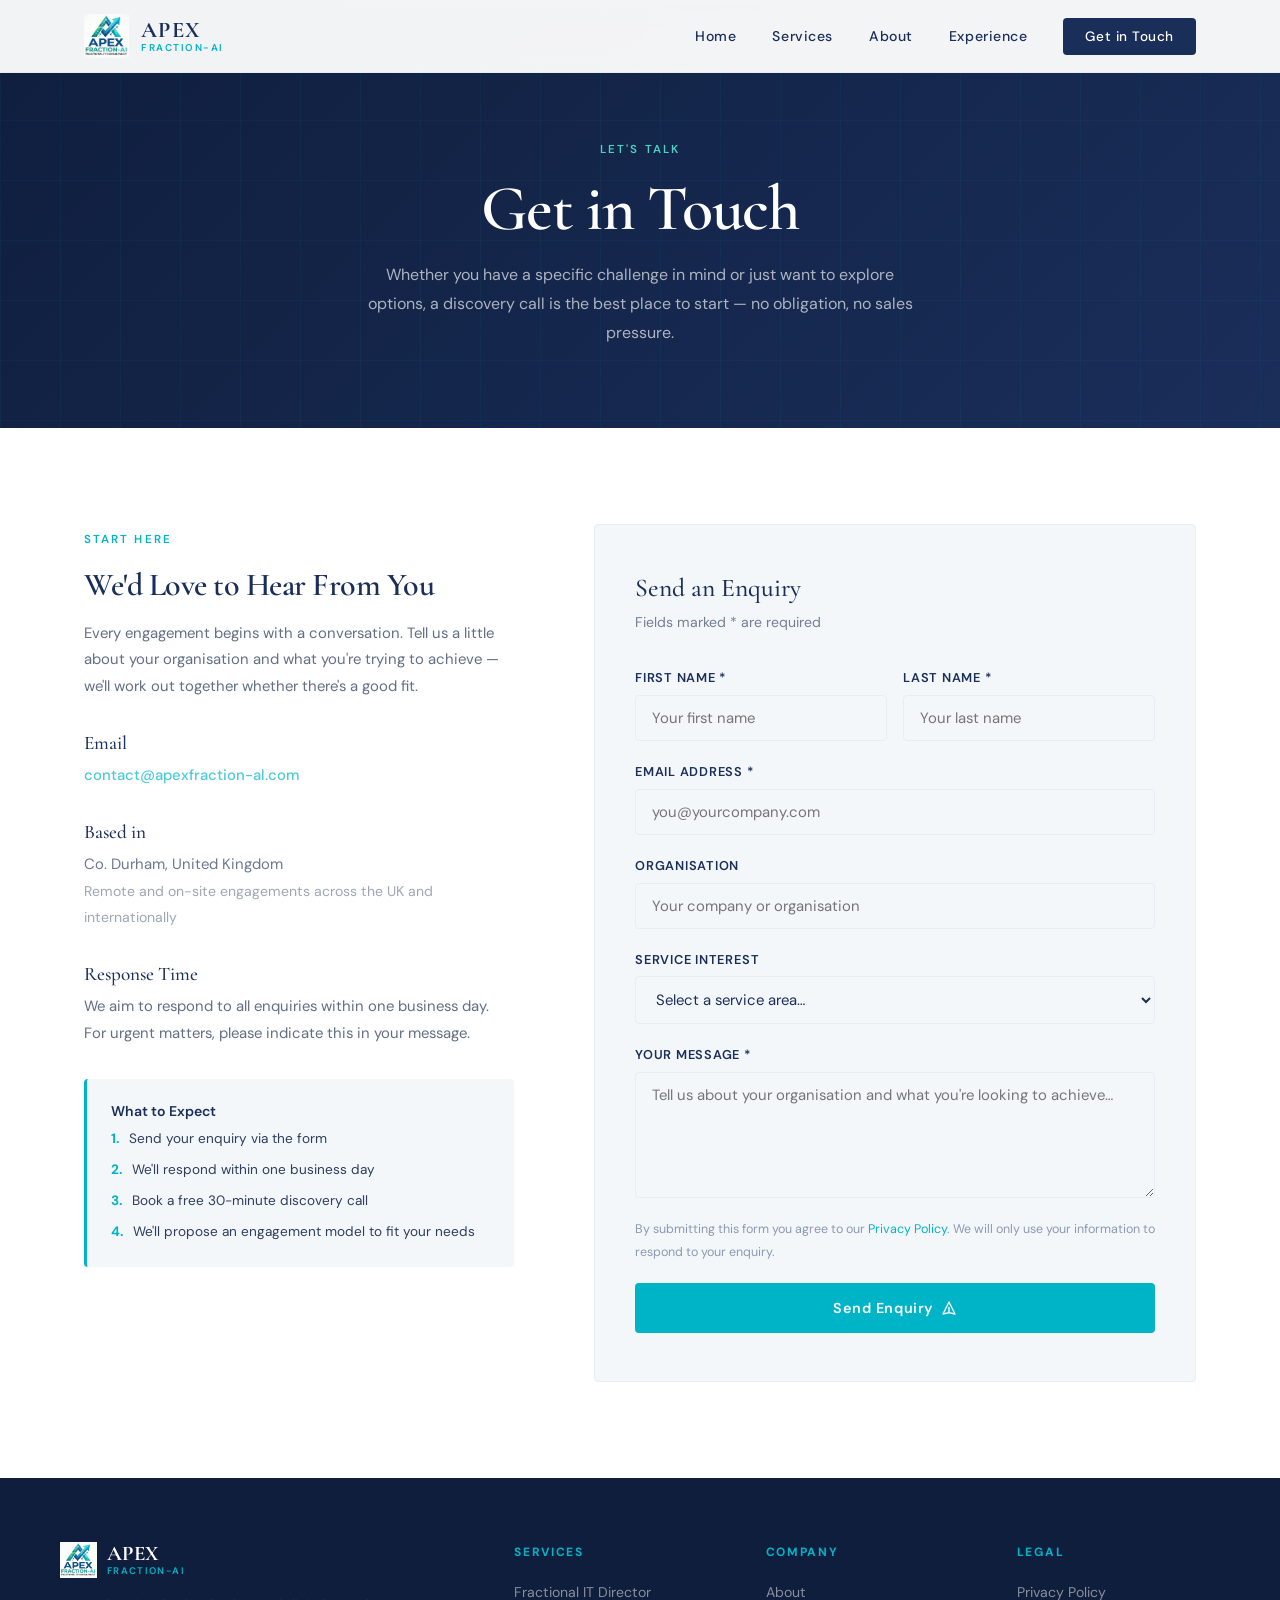
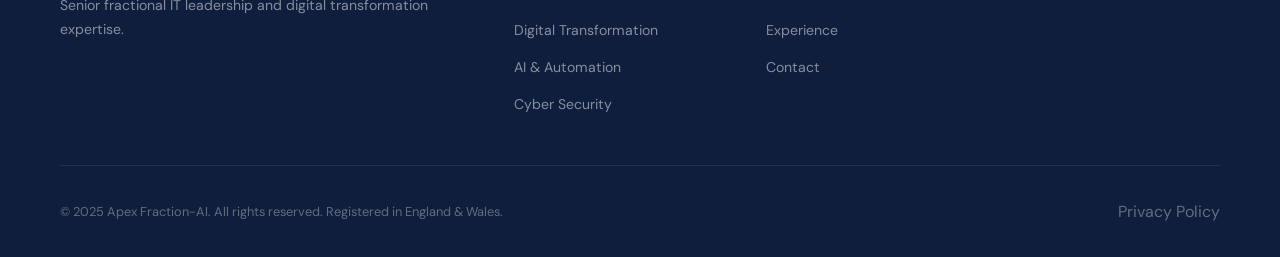
<file: contactold.html>
<!DOCTYPE html>
<html lang="en">
<head>
  <meta charset="UTF-8" />
  <meta name="viewport" content="width=device-width, initial-scale=1.0" />
  <title>Contact | Apex Fraction-AI</title>
  <meta name="description" content="Get in touch with Apex Fraction-AI to discuss fractional IT leadership and digital transformation for your organisation." />
  <link rel="stylesheet" href="style.css" />
  <link rel="icon" type="image/png" href="assets/apex-logo.png" />
</head>
<body>

  <nav class="nav" id="nav">
    <div class="nav-inner">
      <a href="index.html" class="nav-logo">
        <img src="assets/apex-logo.png" alt="Apex Fraction-AI Logo" />
        <div class="nav-logo-text">
          <span class="apex">APEX</span>
          <span class="fraction">Fraction-AI</span>
        </div>
      </a>
      <ul class="nav-links" id="navLinks">
        <li><a href="index.html">Home</a></li>
        <li><a href="services.html">Services</a></li>
        <li><a href="about.html">About</a></li>
        <li><a href="experience.html">Experience</a></li>
        <li><a href="contact.html" class="active nav-cta">Get in Touch</a></li>
      </ul>
      <div class="nav-burger" id="navBurger"><span></span><span></span><span></span></div>
    </div>
  </nav>

  <div class="page-hero">
    <span class="label">Let's Talk</span>
    <h1>Get in Touch</h1>
    <p>Whether you have a specific challenge in mind or just want to explore options, a discovery call is the best place to start — no obligation, no sales pressure.</p>
  </div>

  <section class="contact">
    <div class="container">
      <div class="contact-grid">
        <div class="contact-info fade-up">
          <div>
            <span class="label">Start Here</span>
            <h2 style="margin:16px 0 16px;font-size:2rem;">We'd Love to Hear From You</h2>
            <p style="opacity:0.75;font-size:0.93rem;">Every engagement begins with a conversation. Tell us a little about your organisation and what you're trying to achieve — we'll work out together whether there's a good fit.</p>
          </div>
          <div class="contact-block">
            <h3>Email</h3>
            <!-- UPDATE: Replace with your consultancy email address -->
            <p><a href="mailto:contact@apexfraction-al.com">contact@apexfraction-al.com</a></p>
          </div>
          <div class="contact-block">
            <h3>Based in</h3>
            <p>Co. Durham, United Kingdom<br /><span style="font-size:0.88rem;opacity:0.65;">Remote and on-site engagements across the UK and internationally</span></p>
          </div>
          <div class="contact-block">
            <h3>Response Time</h3>
            <p style="font-size:0.93rem;opacity:0.75;">We aim to respond to all enquiries within one business day. For urgent matters, please indicate this in your message.</p>
          </div>
          <div style="padding:24px;background:var(--off-white);border-radius:var(--radius);border-left:3px solid var(--teal);">
            <h4 style="font-family:var(--font-body);font-size:0.88rem;font-weight:600;color:var(--navy);margin-bottom:8px;">What to Expect</h4>
            <div style="display:flex;flex-direction:column;gap:8px;">
              <div style="display:flex;gap:10px;align-items:flex-start;font-size:0.85rem;color:var(--body-text);">
                <span style="color:var(--teal);font-weight:700;flex-shrink:0;">1.</span>
                Send your enquiry via the form
              </div>
              <div style="display:flex;gap:10px;align-items:flex-start;font-size:0.85rem;color:var(--body-text);">
                <span style="color:var(--teal);font-weight:700;flex-shrink:0;">2.</span>
                We'll respond within one business day
              </div>
              <div style="display:flex;gap:10px;align-items:flex-start;font-size:0.85rem;color:var(--body-text);">
                <span style="color:var(--teal);font-weight:700;flex-shrink:0;">3.</span>
                Book a free 30-minute discovery call
              </div>
              <div style="display:flex;gap:10px;align-items:flex-start;font-size:0.85rem;color:var(--body-text);">
                <span style="color:var(--teal);font-weight:700;flex-shrink:0;">4.</span>
                We'll propose an engagement model to fit your needs
              </div>
            </div>
          </div>
        </div>

        <div class="fade-up" style="background:var(--off-white);padding:48px 40px;border-radius:var(--radius);border:1px solid var(--light-grey);">
          <h3 style="margin-bottom:8px;">Send an Enquiry</h3>
          <p style="font-size:0.88rem;opacity:0.65;margin-bottom:32px;">Fields marked * are required</p>
          <!-- NOTE: This form requires a backend service or form provider (e.g. Netlify Forms, Formspree, EmailJS) to submit. See README for setup instructions. -->
          <div id="contactForm" class="contact-form">
            <div class="form-row">
              <div class="form-group">
                <label for="firstName">First Name *</label>
                <input type="text" id="firstName" name="firstName" placeholder="Your first name" required />
              </div>
              <div class="form-group">
                <label for="lastName">Last Name *</label>
                <input type="text" id="lastName" name="lastName" placeholder="Your last name" required />
              </div>
            </div>
            <div class="form-group">
              <label for="email">Email Address *</label>
              <input type="email" id="email" name="email" placeholder="you@yourcompany.com" required />
            </div>
            <div class="form-group">
              <label for="organisation">Organisation</label>
              <input type="text" id="organisation" name="organisation" placeholder="Your company or organisation" />
            </div>
            <div class="form-group">
              <label for="service">Service Interest</label>
              <select id="service" name="service">
                <option value="">Select a service area…</option>
                <option value="fractional">Fractional IT Director</option>
                <option value="transformation">Digital Transformation</option>
                <option value="ai">AI &amp; Automation</option>
                <option value="cyber">Cyber Security</option>
                <option value="itbp">IT Business Partnering</option>
                <option value="vendor">Vendor &amp; Cost Optimisation</option>
                <option value="other">Other / Not Sure Yet</option>
              </select>
            </div>
            <div class="form-group">
              <label for="message">Your Message *</label>
              <textarea id="message" name="message" rows="5" placeholder="Tell us about your organisation and what you're looking to achieve…" required></textarea>
            </div>
            <p class="form-note">By submitting this form you agree to our <a href="privacy.html" style="color:var(--teal);">Privacy Policy</a>. We will only use your information to respond to your enquiry.</p>
            <button type="button" class="btn btn-primary" onclick="handleSubmit()" style="width:100%;justify-content:center;">
              Send Enquiry
              <svg width="16" height="16" fill="none" viewBox="0 0 24 24" stroke="currentColor" stroke-width="2"><path stroke-linecap="round" stroke-linejoin="round" d="M12 19l9 2-9-18-9 18 9-2zm0 0v-8"/></svg>
            </button>
          </div>
          <div id="formSuccess" style="display:none;text-align:center;padding:48px 24px;">
            <svg width="48" height="48" fill="none" viewBox="0 0 24 24" stroke="var(--teal)" stroke-width="1.5" style="margin:0 auto 16px;"><path stroke-linecap="round" stroke-linejoin="round" d="M9 12l2 2 4-4m6 2a9 9 0 11-18 0 9 9 0 0118 0z"/></svg>
            <h3>Message Sent</h3>
            <p style="margin-top:8px;opacity:0.7;font-size:0.93rem;">Thank you for getting in touch. We'll be in contact within one business day.</p>
          </div>
        </div>
      </div>
    </div>
  </section>

  <footer class="footer">
    <div class="footer-inner">
      <div class="footer-top">
        <div class="footer-brand">
          <div class="footer-logo">
            <img src="assets/apex-logo.png" alt="Apex Fraction-AI" />
            <div class="footer-logo-text"><span class="apex">APEX</span><span class="fraction">Fraction-AI</span></div>
          </div>
          <p>Senior fractional IT leadership and digital transformation expertise.</p>
        </div>
        <div class="footer-col"><h5>Services</h5><ul><li><a href="services.html#fractional">Fractional IT Director</a></li><li><a href="services.html#transformation">Digital Transformation</a></li><li><a href="services.html#ai">AI &amp; Automation</a></li><li><a href="services.html#cyber">Cyber Security</a></li></ul></div>
        <div class="footer-col"><h5>Company</h5><ul><li><a href="about.html">About</a></li><li><a href="experience.html">Experience</a></li><li><a href="contact.html">Contact</a></li></ul></div>
        <div class="footer-col"><h5>Legal</h5><ul><li><a href="privacy.html">Privacy Policy</a></li></ul></div>
      </div>
      <div class="footer-bottom">
        <p>&copy; 2025 Apex Fraction-AI. All rights reserved. Registered in England &amp; Wales.</p>
        <a href="privacy.html">Privacy Policy</a>
      </div>
    </div>
  </footer>

  <script>
    const nav = document.getElementById('nav');
    window.addEventListener('scroll', () => nav.classList.toggle('scrolled', window.scrollY > 40));
    document.getElementById('navBurger').addEventListener('click', () => document.getElementById('navLinks').classList.toggle('open'));
    const observer = new IntersectionObserver(e => e.forEach(i => { if (i.isIntersecting) i.target.classList.add('visible'); }), { threshold: 0.12 });
    document.querySelectorAll('.fade-up').forEach(el => observer.observe(el));

    function handleSubmit() {
      const required = ['firstName', 'lastName', 'email', 'message'];
      let valid = true;
      required.forEach(id => {
        const el = document.getElementById(id);
        if (!el.value.trim()) {
          el.style.borderColor = '#e53e3e';
          valid = false;
        } else {
          el.style.borderColor = '';
        }
      });
      if (!valid) return;
      // NOTE: Wire this up to your chosen form backend (Netlify Forms, Formspree, EmailJS etc.)
      // For now, show success state as placeholder
      document.getElementById('contactForm').style.display = 'none';
      document.getElementById('formSuccess').style.display = 'block';
    }
  </script>
</body>
</html>
</file>
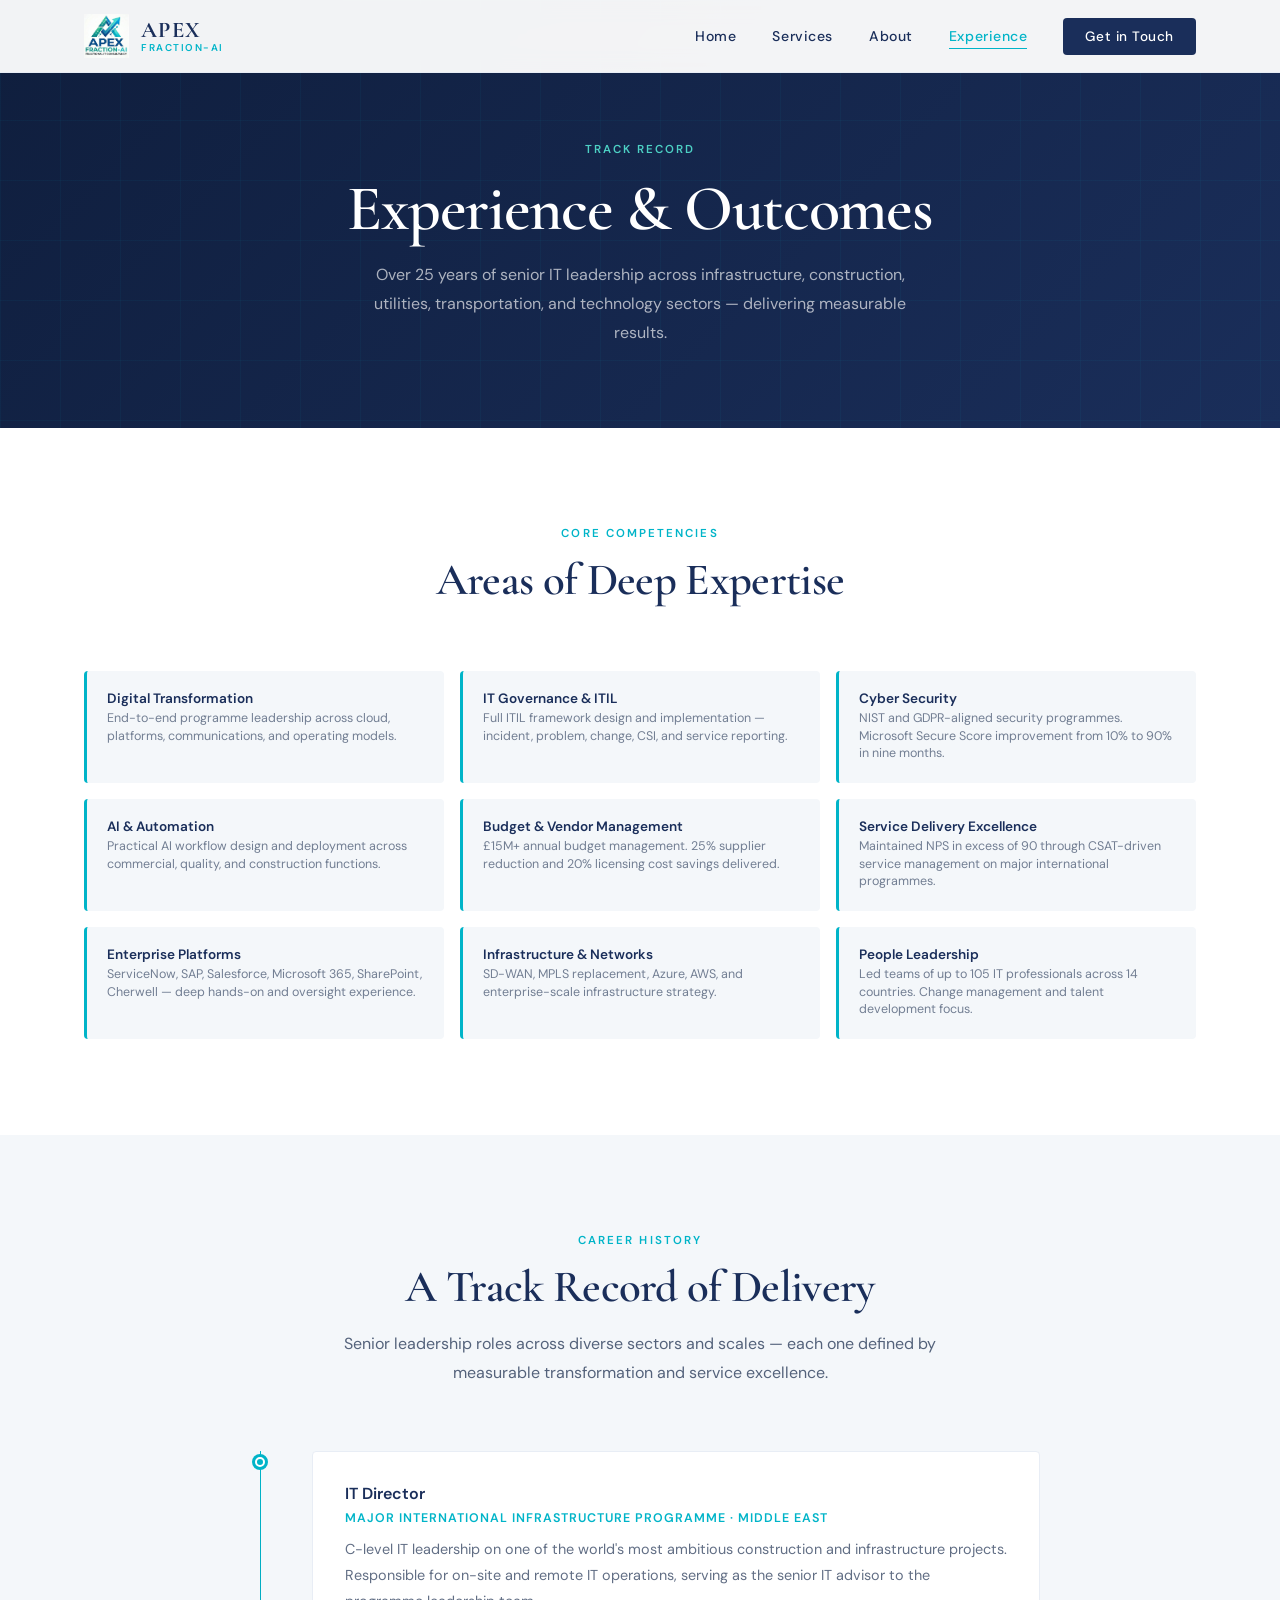
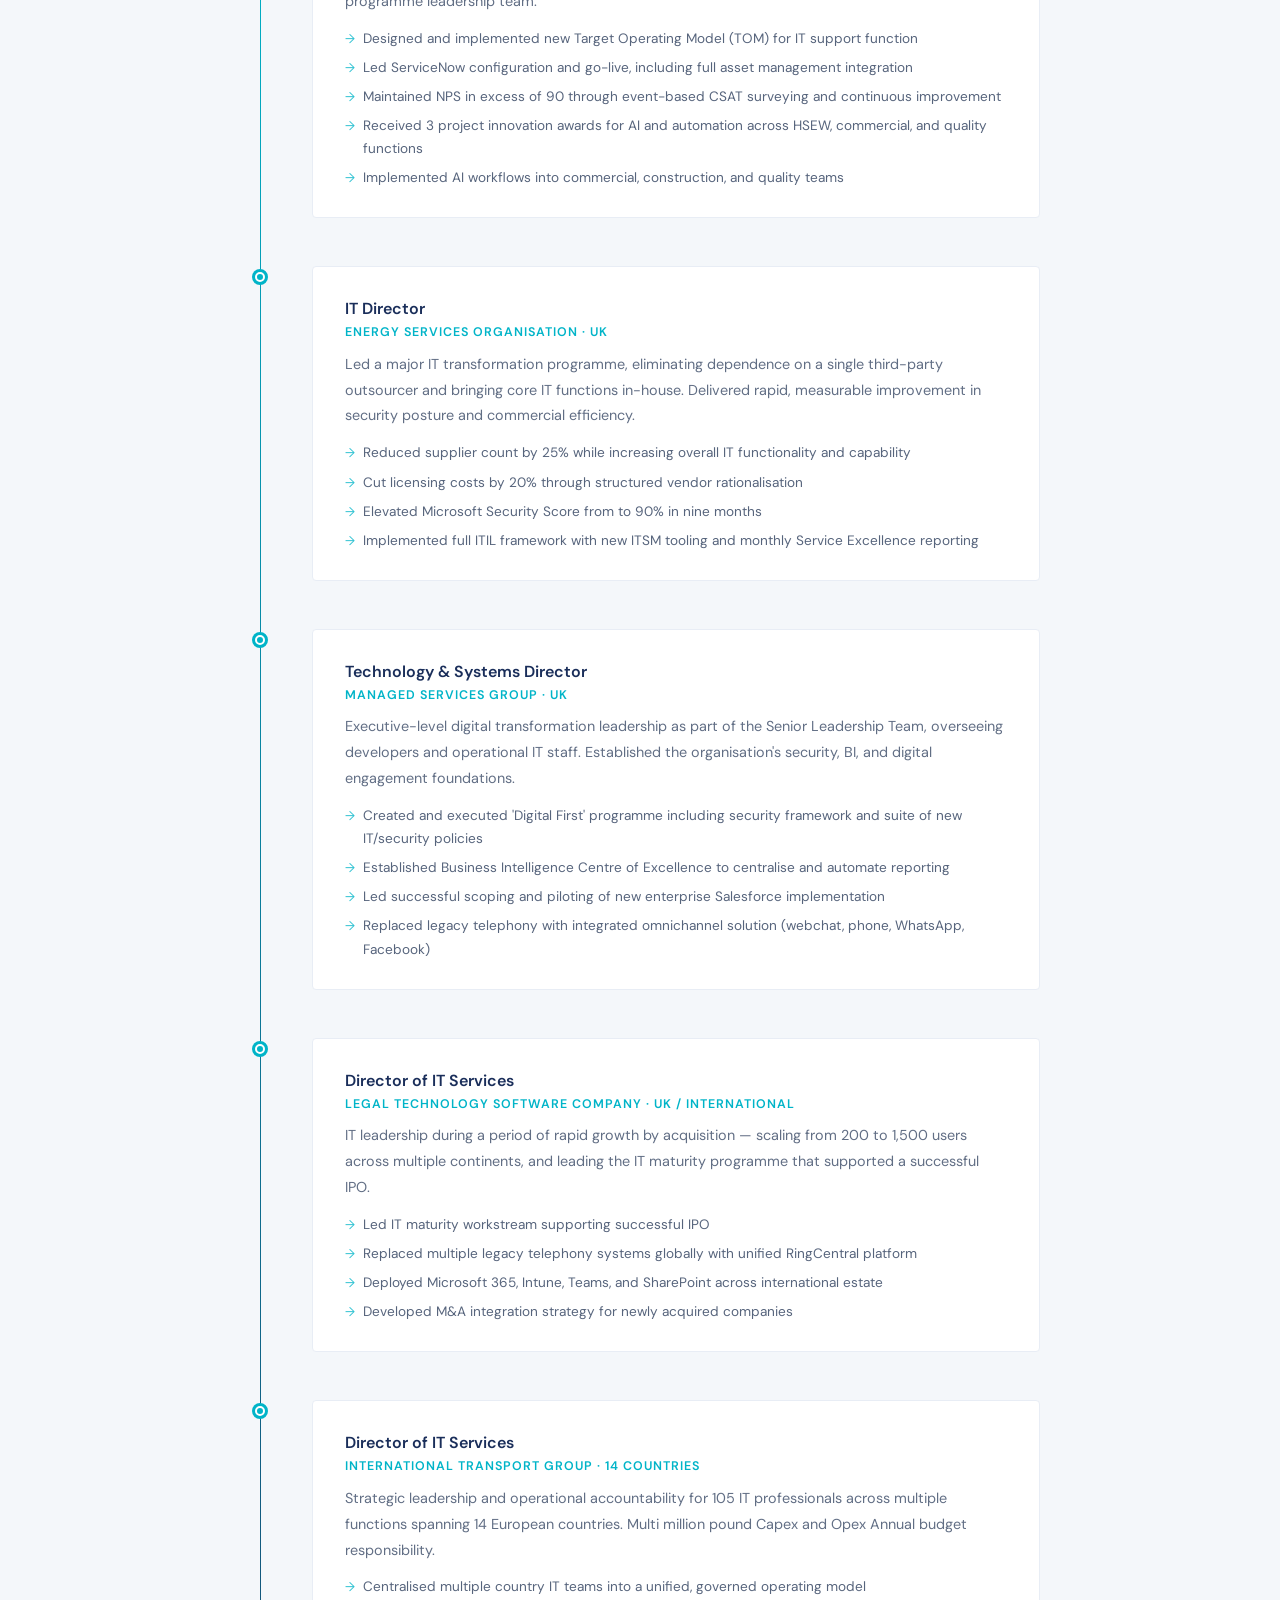
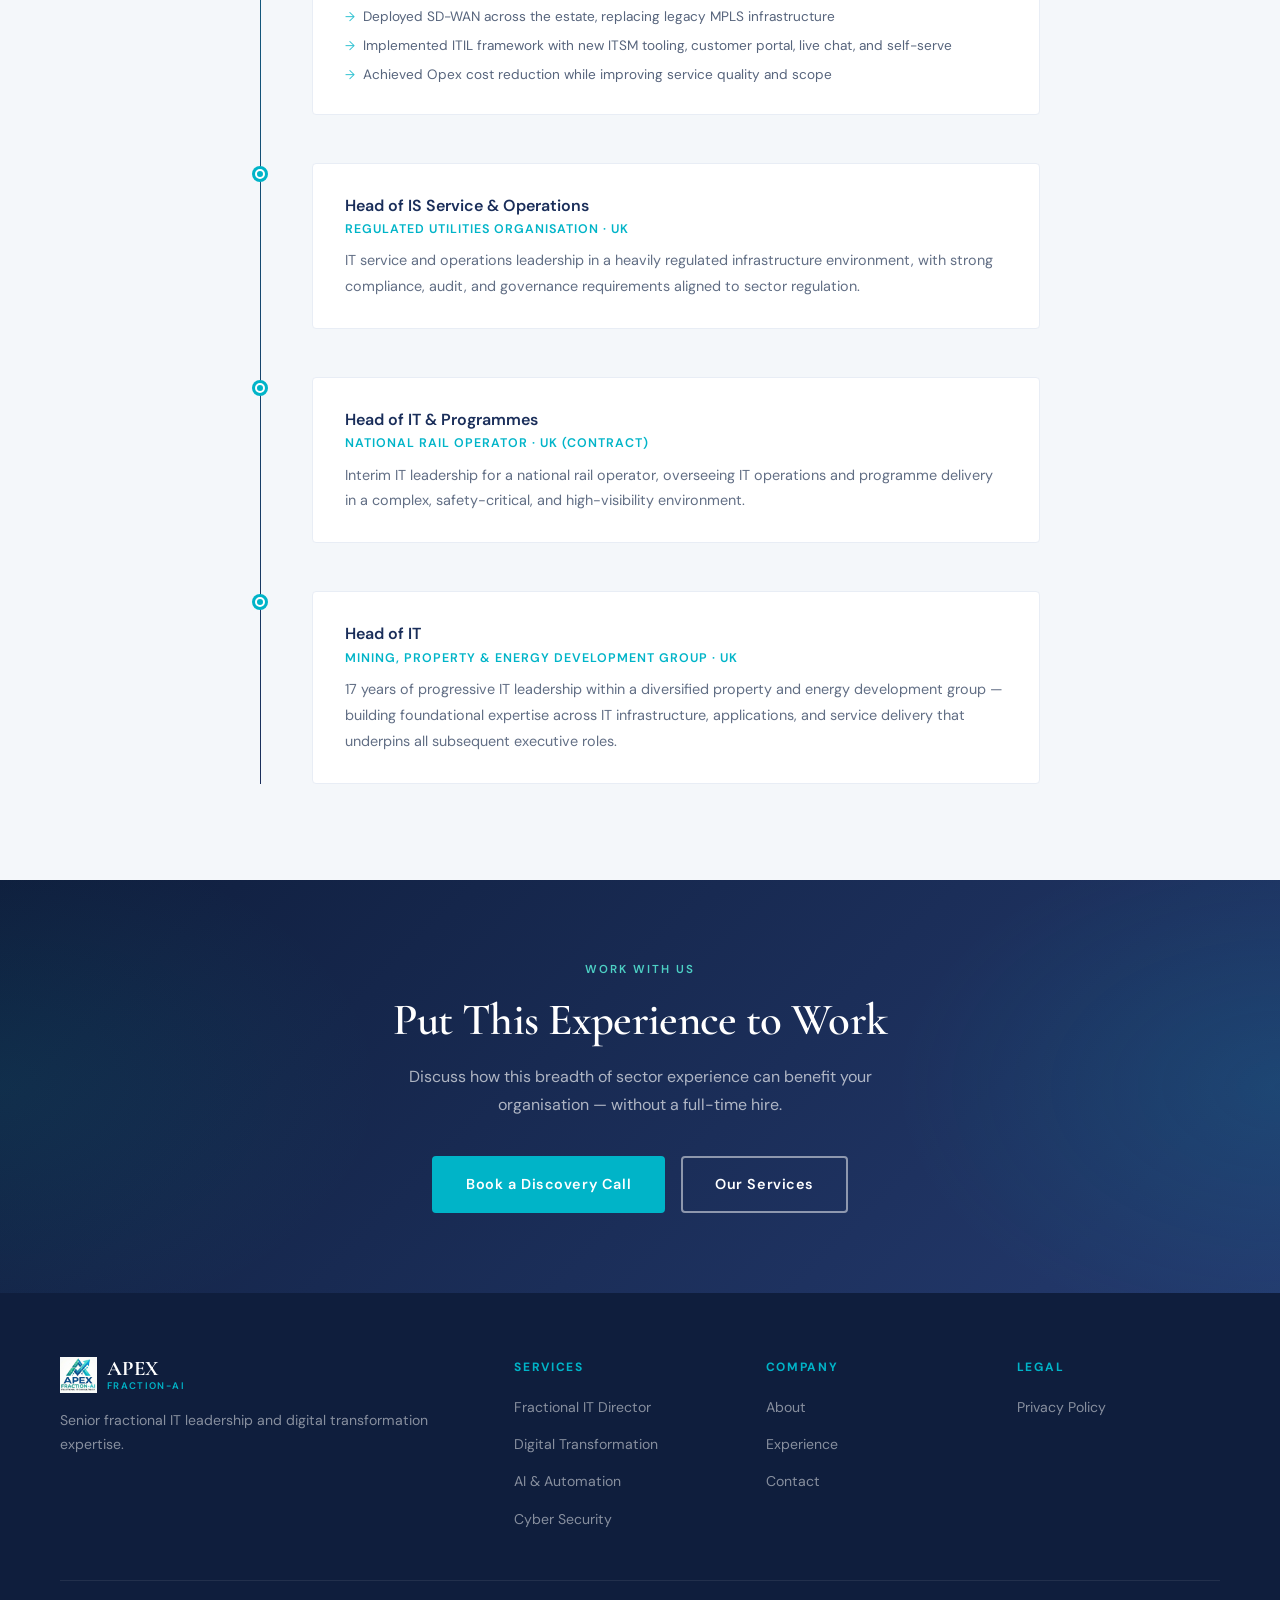
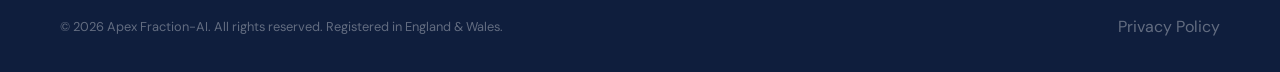
<file: experience.html>
<!DOCTYPE html>
<html lang="en">
<head>
  <meta charset="UTF-8" />
  <meta name="viewport" content="width=device-width, initial-scale=1.0" />
  <title>Experience | Apex Fraction-AI</title>
  <meta name="description" content="A track record of senior IT leadership across construction, utilities, transportation, and technology sectors." />
  <link rel="stylesheet" href="style.css" />
  <link rel="icon" type="image/png" href="assets/apex-logo.png" />
</head>
  <!-- Google tag (gtag.js) -->
<script async src="https://www.googletagmanager.com/gtag/js?id=G-FSJTXHRJ8M"></script>
<script>
  window.dataLayer = window.dataLayer || [];
  function gtag(){dataLayer.push(arguments);}
  gtag('js', new Date());

  gtag('config', 'G-FSJTXHRJ8M');
</script>
<body>

  <nav class="nav" id="nav">
    <div class="nav-inner">
      <a href="index.html" class="nav-logo">
        <img src="assets/apex-logo.png" alt="Apex Fraction-AI Logo" />
        <div class="nav-logo-text">
          <span class="apex">APEX</span>
          <span class="fraction">Fraction-AI</span>
        </div>
      </a>
      <ul class="nav-links" id="navLinks">
        <li><a href="index.html">Home</a></li>
        <li><a href="services.html">Services</a></li>
        <li><a href="about.html">About</a></li>
        <li><a href="experience.html" class="active">Experience</a></li>
        <li><a href="contact.html" class="nav-cta">Get in Touch</a></li>
      </ul>
      <div class="nav-burger" id="navBurger"><span></span><span></span><span></span></div>
    </div>
  </nav>

  <div class="page-hero">
    <span class="label">Track Record</span>
    <h1>Experience &amp; Outcomes</h1>
    <p>Over 25 years of senior IT leadership across infrastructure, construction, utilities, transportation, and technology sectors — delivering measurable results.</p>
  </div>

  <!-- Core Competencies -->
  <section style="background:var(--white);padding:var(--section-pad);">
    <div class="container">
      <div class="section-header fade-up">
        <span class="label">Core Competencies</span>
        <h2>Areas of Deep Expertise</h2>
      </div>
      <div style="display:grid;grid-template-columns:repeat(3,1fr);gap:16px;" class="fade-up">
        <div class="cred-card"><h4>Digital Transformation</h4><p>End-to-end programme leadership across cloud, platforms, communications, and operating models.</p></div>
        <div class="cred-card"><h4>IT Governance &amp; ITIL</h4><p>Full ITIL framework design and implementation — incident, problem, change, CSI, and service reporting.</p></div>
        <div class="cred-card"><h4>Cyber Security</h4><p>NIST and GDPR-aligned security programmes. Microsoft Secure Score improvement from 10% to 90% in nine months.</p></div>
        <div class="cred-card"><h4>AI &amp; Automation</h4><p>Practical AI workflow design and deployment across commercial, quality, and construction functions.</p></div>
        <div class="cred-card"><h4>Budget &amp; Vendor Management</h4><p>£15M+ annual budget management. 25% supplier reduction and 20% licensing cost savings delivered.</p></div>
        <div class="cred-card"><h4>Service Delivery Excellence</h4><p>Maintained NPS in excess of 90 through CSAT-driven service management on major international programmes.</p></div>
        <div class="cred-card"><h4>Enterprise Platforms</h4><p>ServiceNow, SAP, Salesforce, Microsoft 365, SharePoint, Cherwell — deep hands-on and oversight experience.</p></div>
        <div class="cred-card"><h4>Infrastructure &amp; Networks</h4><p>SD-WAN, MPLS replacement, Azure, AWS, and enterprise-scale infrastructure strategy.</p></div>
        <div class="cred-card"><h4>People Leadership</h4><p>Led teams of up to 105 IT professionals across 14 countries. Change management and talent development focus.</p></div>
      </div>
    </div>
  </section>

  <!-- Career Timeline -->
  <section class="experience">
    <div class="container">
      <div class="section-header fade-up">
        <span class="label">Career History</span>
        <h2>A Track Record of Delivery</h2>
        <p>Senior leadership roles across diverse sectors and scales — each one defined by measurable transformation and service excellence.</p>
      </div>
      <div class="timeline fade-up">

        <div class="timeline-item">
          <div class="timeline-dot"></div>
          <div class="timeline-content">
            <div class="timeline-meta">
              <div>
                <div class="timeline-role">IT Director</div>
                <div class="timeline-org">Major International Infrastructure Programme · Middle East</div>
              </div>
            </div>
            <p>C-level IT leadership on one of the world's most ambitious construction and infrastructure projects. Responsible for on-site and remote IT operations, serving as the senior IT advisor to the programme leadership team.</p>
            <ul class="timeline-achievements">
              <li>Designed and implemented new Target Operating Model (TOM) for IT support function</li>
              <li>Led ServiceNow configuration and go-live, including full asset management integration</li>
              <li>Maintained NPS in excess of 90 through event-based CSAT surveying and continuous improvement</li>
              <li>Received 3 project innovation awards for AI and automation across HSEW, commercial, and quality functions</li>
              <li>Implemented AI workflows into commercial, construction, and quality teams</li>
            </ul>
          </div>
        </div>

        <div class="timeline-item">
          <div class="timeline-dot"></div>
          <div class="timeline-content">
            <div class="timeline-meta">
              <div>
                <div class="timeline-role">IT Director</div>
                <div class="timeline-org">Energy Services Organisation · UK</div>
              </div>
            </div>
            <p>Led a major IT transformation programme, eliminating dependence on a single third-party outsourcer and bringing core IT functions in-house. Delivered rapid, measurable improvement in security posture and commercial efficiency.</p>
            <ul class="timeline-achievements">
              <li>Reduced supplier count by 25% while increasing overall IT functionality and capability</li>
              <li>Cut licensing costs by 20% through structured vendor rationalisation</li>
              <li>Elevated Microsoft Security Score from to 90% in nine months</li>
              <li>Implemented full ITIL framework with new ITSM tooling and monthly Service Excellence reporting</li>
            </ul>
          </div>
        </div>

        <div class="timeline-item">
          <div class="timeline-dot"></div>
          <div class="timeline-content">
            <div class="timeline-meta">
              <div>
                <div class="timeline-role">Technology &amp; Systems Director</div>
                <div class="timeline-org">Managed Services Group · UK</div>
              </div>
            </div>
            <p>Executive-level digital transformation leadership as part of the Senior Leadership Team, overseeing developers and operational IT staff. Established the organisation's security, BI, and digital engagement foundations.</p>
            <ul class="timeline-achievements">
              <li>Created and executed 'Digital First' programme including security framework and suite of new IT/security policies</li>
              <li>Established Business Intelligence Centre of Excellence to centralise and automate reporting</li>
              <li>Led successful scoping and piloting of new enterprise Salesforce implementation</li>
              <li>Replaced legacy telephony with integrated omnichannel solution (webchat, phone, WhatsApp, Facebook)</li>
            </ul>
          </div>
        </div>

        <div class="timeline-item">
          <div class="timeline-dot"></div>
          <div class="timeline-content">
            <div class="timeline-meta">
              <div>
                <div class="timeline-role">Director of IT Services</div>
                <div class="timeline-org">Legal Technology Software Company · UK / International</div>
              </div>
            </div>
            <p>IT leadership during a period of rapid growth by acquisition — scaling from 200 to 1,500 users across multiple continents, and leading the IT maturity programme that supported a successful IPO.</p>
            <ul class="timeline-achievements">
              <li>Led IT maturity workstream supporting successful IPO&nbsp;</li>
              <li>Replaced multiple legacy telephony systems globally with unified RingCentral platform</li>
              <li>Deployed Microsoft 365, Intune, Teams, and SharePoint across international estate</li>
              <li>Developed M&amp;A integration strategy for newly acquired companies</li>
            </ul>
          </div>
        </div>

        <div class="timeline-item">
          <div class="timeline-dot"></div>
          <div class="timeline-content">
            <div class="timeline-meta">
              <div>
                <div class="timeline-role">Director of IT Services</div>
                <div class="timeline-org">International Transport Group · 14 Countries</div>
              </div>
            </div>
            <p>Strategic leadership and operational accountability for 105 IT professionals across multiple functions spanning 14 European countries. Multi million pound Capex and Opex Annual budget responsibility.</p>
            <ul class="timeline-achievements">
              <li>Centralised multiple country IT teams into a unified, governed operating model</li>
              <li>Deployed SD-WAN across the estate, replacing legacy MPLS infrastructure</li>
              <li>Implemented ITIL framework with new ITSM tooling, customer portal, live chat, and self-serve</li>
              <li>Achieved Opex cost reduction while improving service quality and scope</li>
            </ul>
          </div>
        </div>

        <div class="timeline-item">
          <div class="timeline-dot"></div>
          <div class="timeline-content">
            <div class="timeline-meta">
              <div>
                <div class="timeline-role">Head of IS Service &amp; Operations</div>
                <div class="timeline-org">Regulated Utilities Organisation · UK</div>
              </div>
            </div>
            <p>IT service and operations leadership in a heavily regulated infrastructure environment, with strong compliance, audit, and governance requirements aligned to sector regulation.</p>
          </div>
        </div>

        <div class="timeline-item">
          <div class="timeline-dot"></div>
          <div class="timeline-content">
            <div class="timeline-meta">
              <div>
                <div class="timeline-role">Head of IT &amp; Programmes</div>
                <div class="timeline-org">National Rail Operator · UK (Contract)</div>
              </div>
            </div>
            <p>Interim IT leadership for a national rail operator, overseeing IT operations and programme delivery in a complex, safety-critical, and high-visibility environment.</p>
          </div>
        </div>

        <div class="timeline-item">
          <div class="timeline-dot"></div>
          <div class="timeline-content">
            <div class="timeline-meta">
              <div>
                <div class="timeline-role">Head of IT</div>
                <div class="timeline-org">MINING, Property &amp; Energy Development Group · UK</div>
              </div>
            </div>
            <p>17 years of progressive IT leadership within a diversified property and energy development group — building foundational expertise across IT infrastructure, applications, and service delivery that underpins all subsequent executive roles.</p>
          </div>
        </div>

      </div>
    </div>
  </section>

  <section class="cta-band">
    <div class="container">
      <span class="label">Work With Us</span>
      <h2>Put This Experience to Work</h2>
      <p>Discuss how this breadth of sector experience can benefit your organisation — without a full-time hire.</p>
      <div class="cta-actions">
        <a href="contact.html" class="btn btn-primary">Book a Discovery Call</a>
        <a href="services.html" class="btn btn-outline">Our Services</a>
      </div>
    </div>
  </section>

  <footer class="footer">
    <div class="footer-inner">
      <div class="footer-top">
        <div class="footer-brand">
          <div class="footer-logo">
            <img src="assets/apex-logo.png" alt="Apex Fraction-AI" />
            <div class="footer-logo-text"><span class="apex">APEX</span><span class="fraction">Fraction-AI</span></div>
          </div>
          <p>Senior fractional IT leadership and digital transformation expertise.</p>
        </div>
        <div class="footer-col"><h5>Services</h5><ul><li><a href="services.html#fractional">Fractional IT Director</a></li><li><a href="services.html#transformation">Digital Transformation</a></li><li><a href="services.html#ai">AI &amp; Automation</a></li><li><a href="services.html#cyber">Cyber Security</a></li></ul></div>
        <div class="footer-col"><h5>Company</h5><ul><li><a href="about.html">About</a></li><li><a href="experience.html">Experience</a></li><li><a href="contact.html">Contact</a></li></ul></div>
        <div class="footer-col"><h5>Legal</h5><ul><li><a href="privacy.html">Privacy Policy</a></li></ul></div>
      </div>
      <div class="footer-bottom">
        <p>© 2026 Apex Fraction-AI. All rights reserved. Registered in England &amp; Wales.</p>
        <a href="privacy.html">Privacy Policy</a>
      </div>
    </div>
  </footer>

  <script>
    const nav = document.getElementById('nav');
    window.addEventListener('scroll', () => nav.classList.toggle('scrolled', window.scrollY > 40));
    document.getElementById('navBurger').addEventListener('click', () => document.getElementById('navLinks').classList.toggle('open'));
    const observer = new IntersectionObserver(e => e.forEach(i => { if (i.isIntersecting) i.target.classList.add('visible'); }), { threshold: 0.1 });
    document.querySelectorAll('.fade-up').forEach(el => observer.observe(el));
  </script>
</body>
</html>
</file>
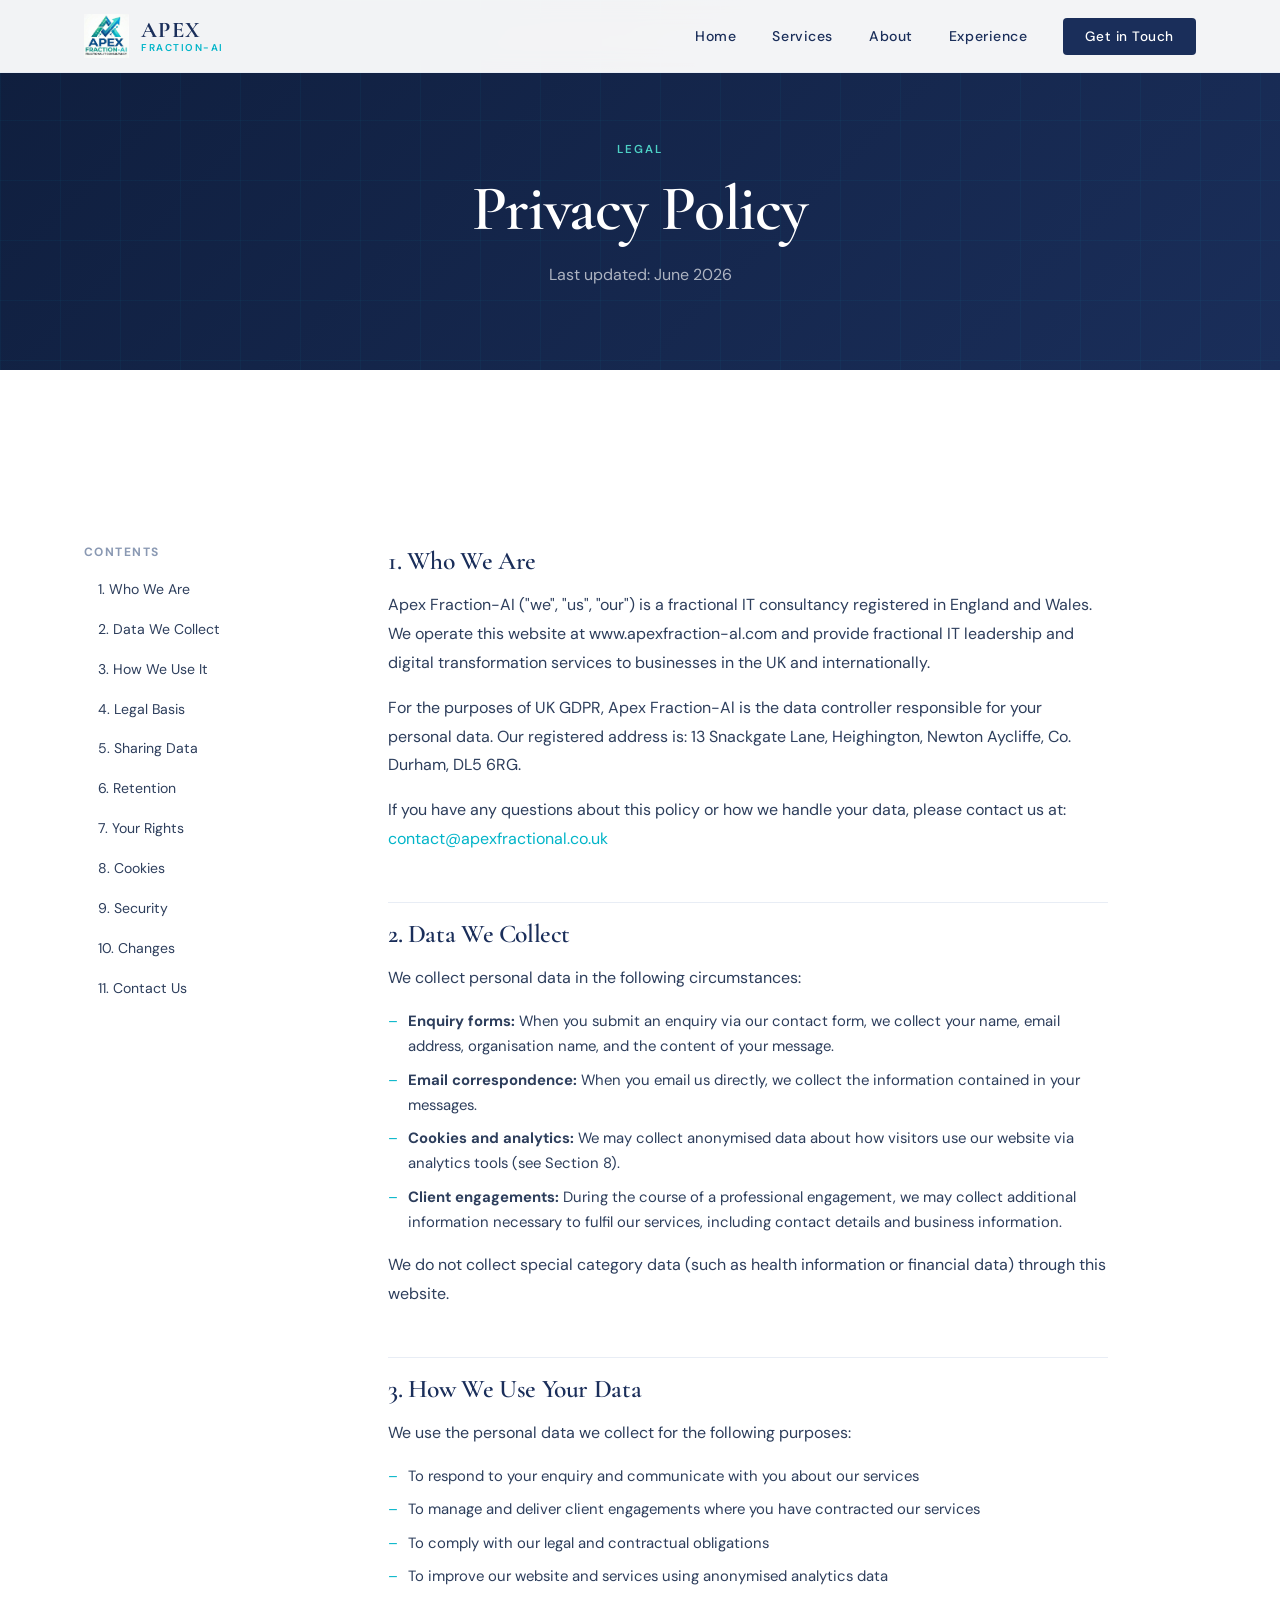
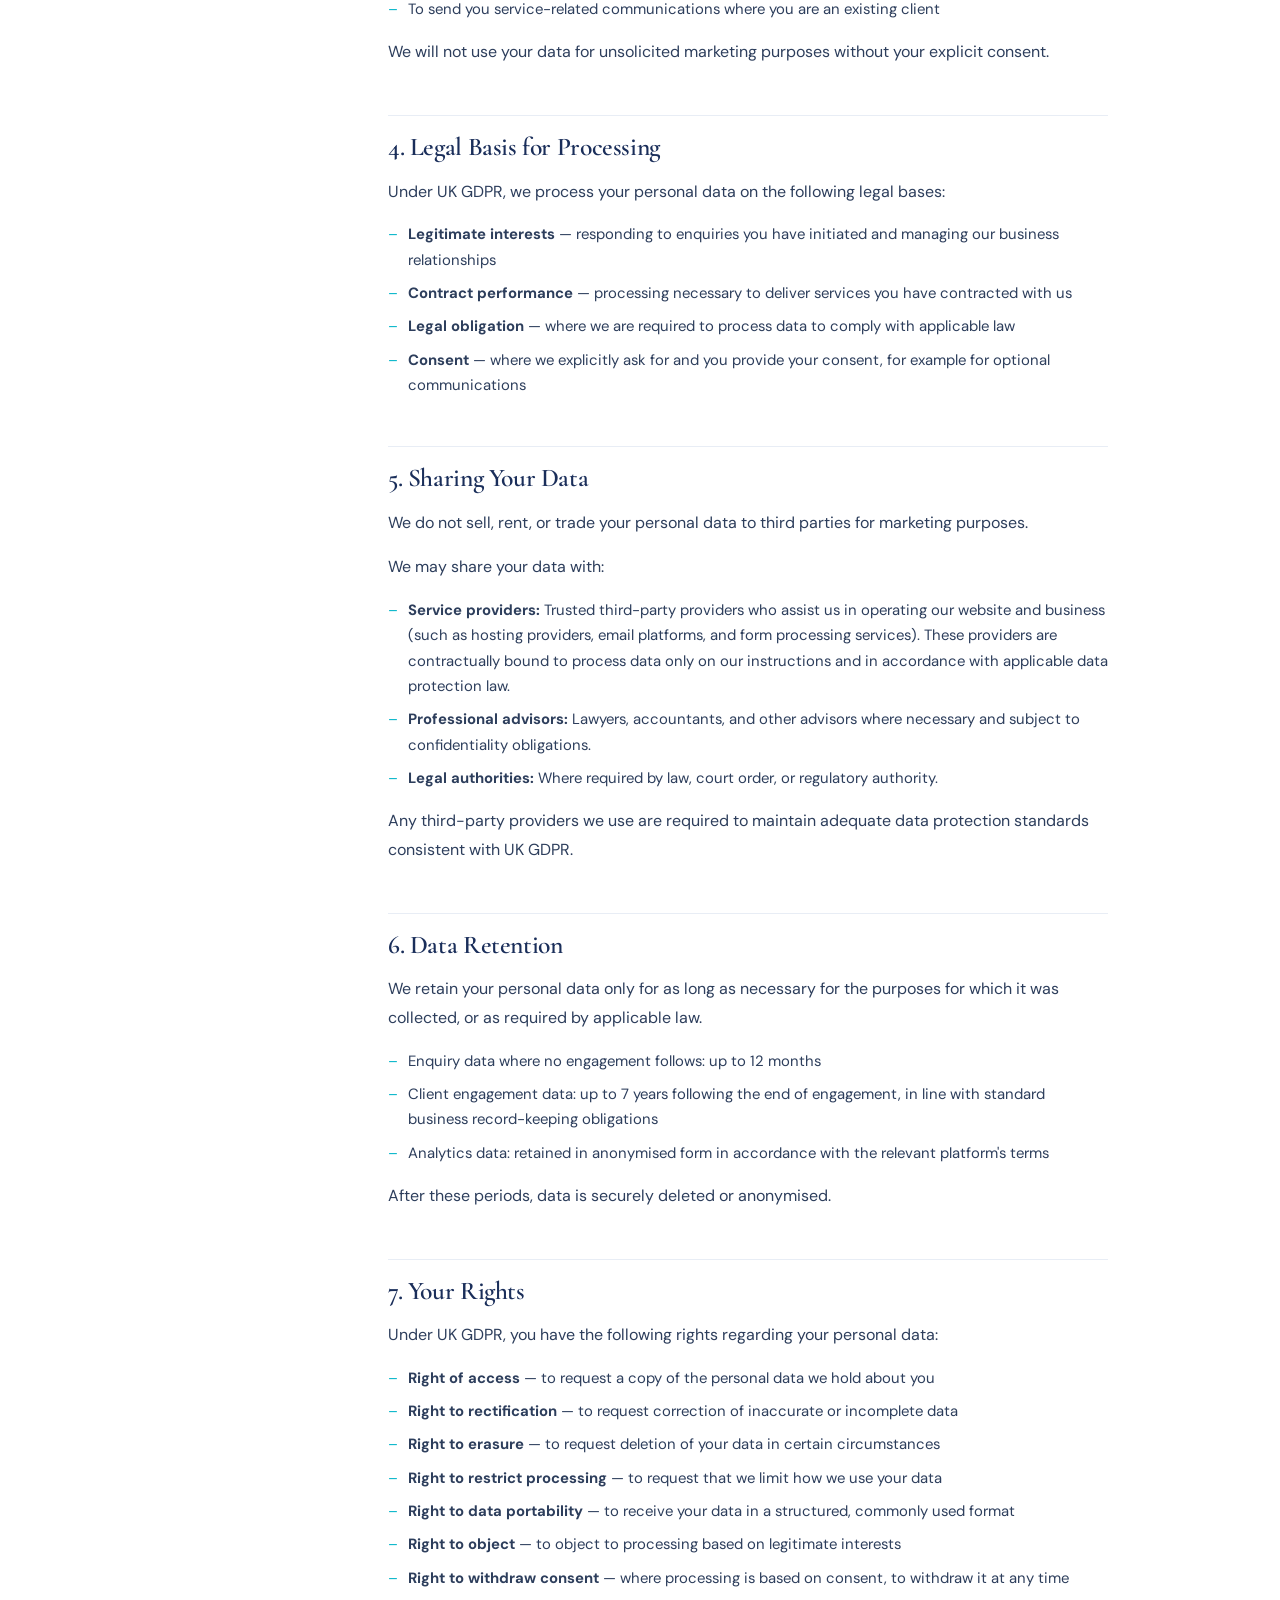
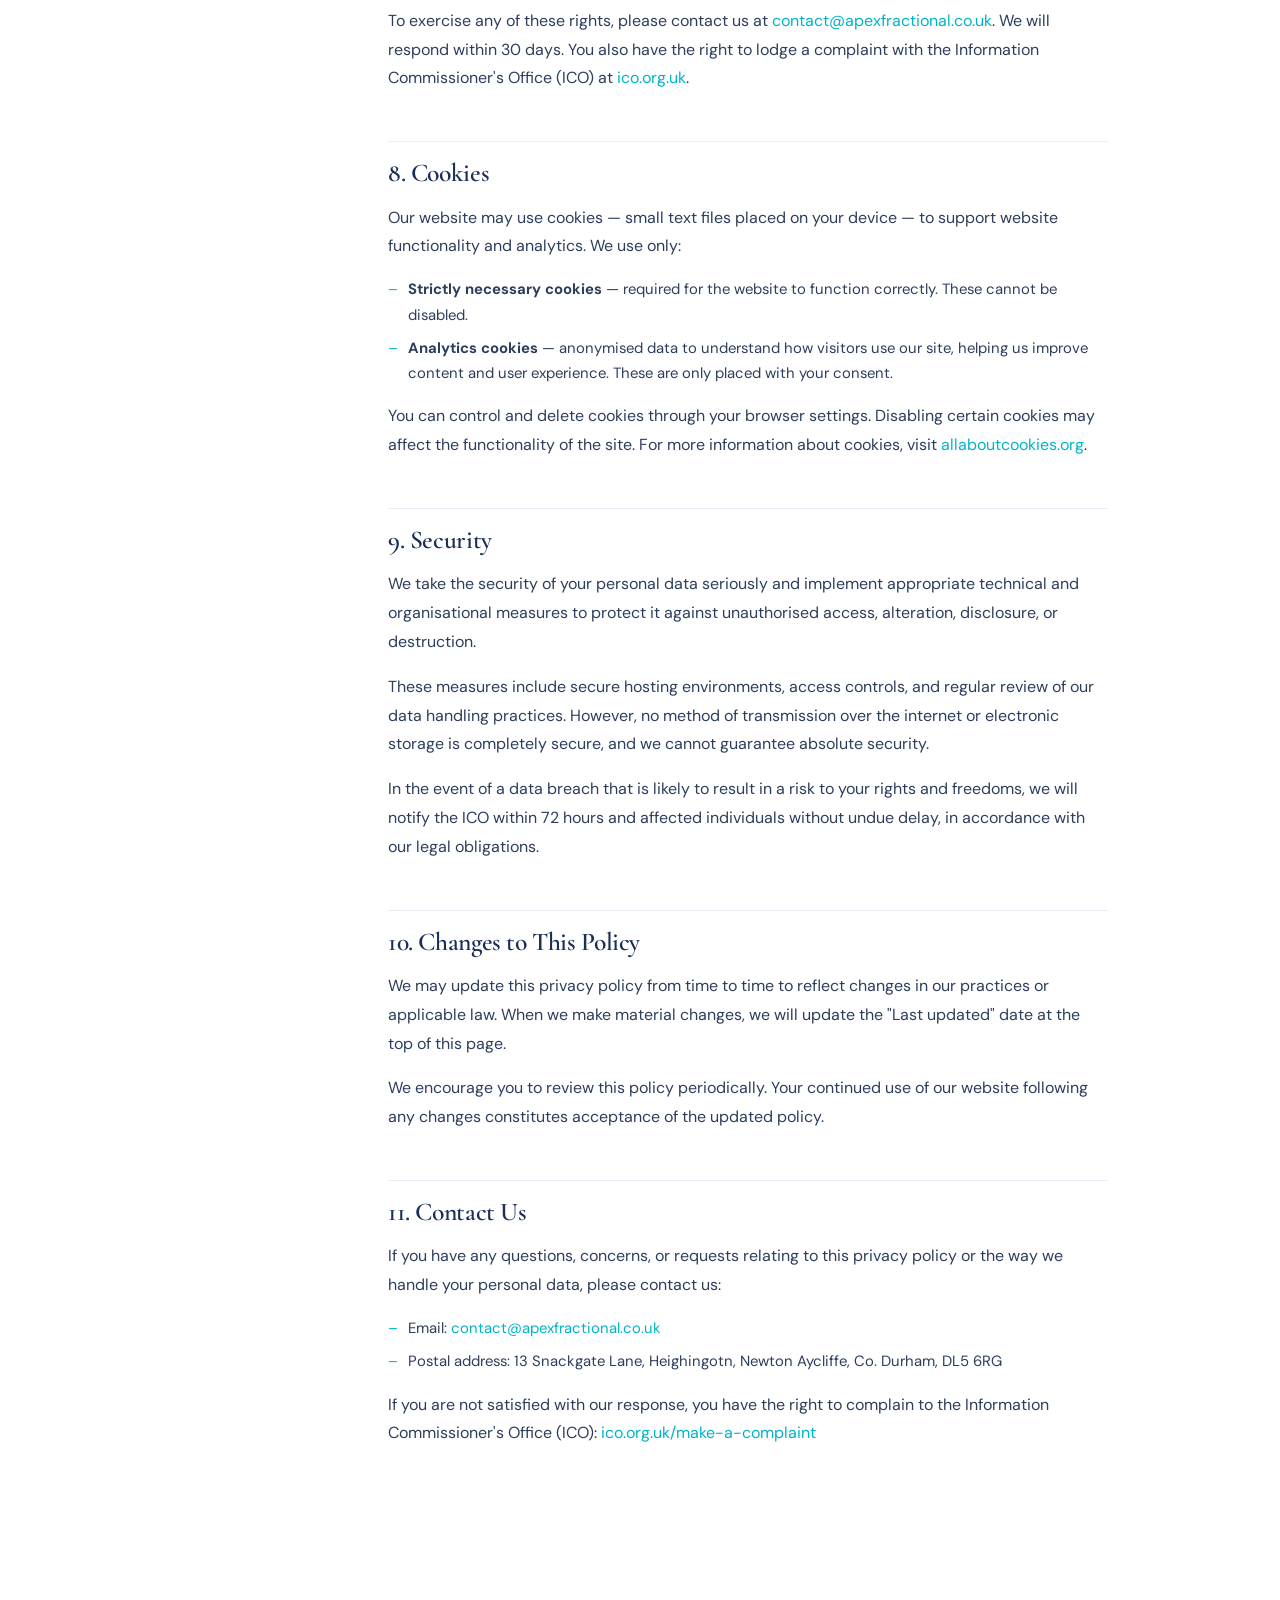
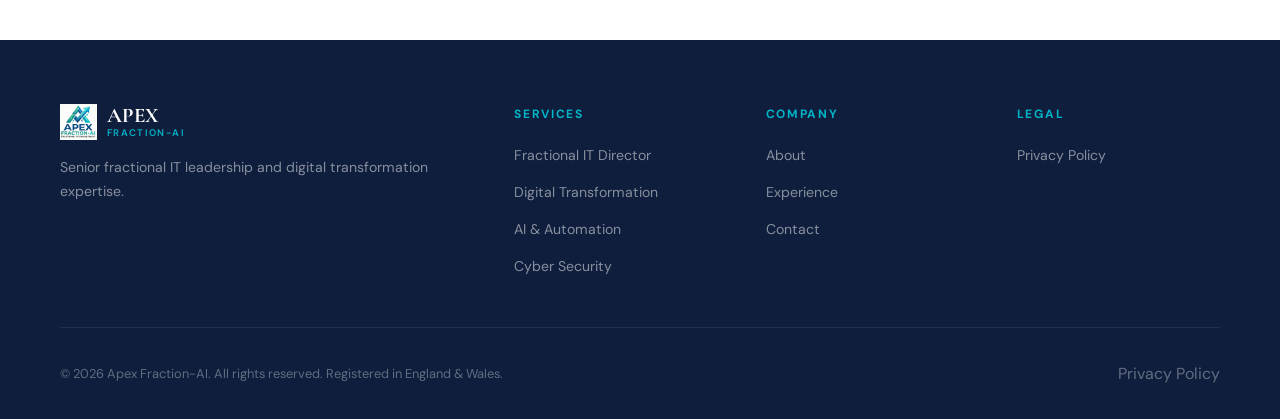
<file: privacy.html>
<!DOCTYPE html>
<html lang="en">
<head>
  <meta charset="UTF-8" />
  <meta name="viewport" content="width=device-width, initial-scale=1.0" />
  <title>Privacy Policy | Apex Fraction-AI</title>
  <meta name="description" content="Privacy policy for Apex Fraction-AI Fractional IT Consultancy." />
  <link rel="stylesheet" href="style.css" />
  <link rel="icon" type="image/png" href="assets/apex-logo.png" />
</head>
  <!-- Google tag (gtag.js) -->
<script async src="https://www.googletagmanager.com/gtag/js?id=G-FSJTXHRJ8M"></script>
<script>
  window.dataLayer = window.dataLayer || [];
  function gtag(){dataLayer.push(arguments);}
  gtag('js', new Date());

  gtag('config', 'G-FSJTXHRJ8M');
</script>
<body>

  <nav class="nav" id="nav">
    <div class="nav-inner">
      <a href="index.html" class="nav-logo">
        <img src="assets/apex-logo.png" alt="Apex Fraction-AI Logo" />
        <div class="nav-logo-text">
          <span class="apex">APEX</span>
          <span class="fraction">Fraction-AI</span>
        </div>
      </a>
      <ul class="nav-links" id="navLinks">
        <li><a href="index.html">Home</a></li>
        <li><a href="services.html">Services</a></li>
        <li><a href="about.html">About</a></li>
        <li><a href="experience.html">Experience</a></li>
        <li><a href="contact.html" class="nav-cta">Get in Touch</a></li>
      </ul>
      <div class="nav-burger" id="navBurger"><span></span><span></span><span></span></div>
    </div>
  </nav>

  <div class="page-hero">
    <span class="label">Legal</span>
    <h1>Privacy Policy</h1>
    <p>Last updated: June 2026</p>
  </div>

  <section class="prose-section">
    <div class="container" style="padding-top:80px;padding-bottom:80px;">
      <div class="prose-grid">

        <nav class="prose-nav fade-up">
          <h4>Contents</h4>
          <ul>
            <li><a href="#who-we-are">1. Who We Are</a></li>
            <li><a href="#data-collected">2. Data We Collect</a></li>
            <li><a href="#how-we-use">3. How We Use It</a></li>
            <li><a href="#legal-basis">4. Legal Basis</a></li>
            <li><a href="#sharing">5. Sharing Data</a></li>
            <li><a href="#retention">6. Retention</a></li>
            <li><a href="#your-rights">7. Your Rights</a></li>
            <li><a href="#cookies">8. Cookies</a></li>
            <li><a href="#security">9. Security</a></li>
            <li><a href="#changes">10. Changes</a></li>
            <li><a href="#contact">11. Contact Us</a></li>
          </ul>
        </nav>

        <div class="prose-content fade-up">

          <h2 id="who-we-are">1. Who We Are</h2>
          <p>Apex Fraction-AI ("we", "us", "our") is a fractional IT consultancy registered in England and Wales. We operate this website at www.apexfraction-al.com and provide fractional IT leadership and digital transformation services to businesses in the UK and internationally.</p>
          <p>For the purposes of UK GDPR, Apex Fraction-Al is the data controller responsible for your personal data. Our registered address is: 13 Snackgate Lane, Heighington, Newton Aycliffe, Co. Durham, DL5 6RG.</p>
          <p>If you have any questions about this policy or how we handle your data, please contact us at: <a href="mailto:contact@apexfractional.co.uk" style="color:var(--teal);">contact@apexfractional.co.uk</a></p>

          <h2 id="data-collected">2. Data We Collect</h2>
          <p>We collect personal data in the following circumstances:</p>
          <ul>
            <li><strong>Enquiry forms:</strong> When you submit an enquiry via our contact form, we collect your name, email address, organisation name, and the content of your message.</li>
            <li><strong>Email correspondence:</strong> When you email us directly, we collect the information contained in your messages.</li>
            <li><strong>Cookies and analytics:</strong> We may collect anonymised data about how visitors use our website via analytics tools (see Section 8).</li>
            <li><strong>Client engagements:</strong> During the course of a professional engagement, we may collect additional information necessary to fulfil our services, including contact details and business information.</li>
          </ul>
          <p>We do not collect special category data (such as health information or financial data) through this website.</p>

          <h2 id="how-we-use">3. How We Use Your Data</h2>
          <p>We use the personal data we collect for the following purposes:</p>
          <ul>
            <li>To respond to your enquiry and communicate with you about our services</li>
            <li>To manage and deliver client engagements where you have contracted our services</li>
            <li>To comply with our legal and contractual obligations</li>
            <li>To improve our website and services using anonymised analytics data</li>
            <li>To send you service-related communications where you are an existing client</li>
          </ul>
          <p>We will not use your data for unsolicited marketing purposes without your explicit consent.</p>

          <h2 id="legal-basis">4. Legal Basis for Processing</h2>
          <p>Under UK GDPR, we process your personal data on the following legal bases:</p>
          <ul>
            <li><strong>Legitimate interests</strong> — responding to enquiries you have initiated and managing our business relationships</li>
            <li><strong>Contract performance</strong> — processing necessary to deliver services you have contracted with us</li>
            <li><strong>Legal obligation</strong> — where we are required to process data to comply with applicable law</li>
            <li><strong>Consent</strong> — where we explicitly ask for and you provide your consent, for example for optional communications</li>
          </ul>

          <h2 id="sharing">5. Sharing Your Data</h2>
          <p>We do not sell, rent, or trade your personal data to third parties for marketing purposes.</p>
          <p>We may share your data with:</p>
          <ul>
            <li><strong>Service providers:</strong> Trusted third-party providers who assist us in operating our website and business (such as hosting providers, email platforms, and form processing services). These providers are contractually bound to process data only on our instructions and in accordance with applicable data protection law.</li>
            <li><strong>Professional advisors:</strong> Lawyers, accountants, and other advisors where necessary and subject to confidentiality obligations.</li>
            <li><strong>Legal authorities:</strong> Where required by law, court order, or regulatory authority.</li>
          </ul>
          <p>Any third-party providers we use are required to maintain adequate data protection standards consistent with UK GDPR.</p>

          <h2 id="retention">6. Data Retention</h2>
          <p>We retain your personal data only for as long as necessary for the purposes for which it was collected, or as required by applicable law.</p>
          <ul>
            <li>Enquiry data where no engagement follows: up to 12 months</li>
            <li>Client engagement data: up to 7 years following the end of engagement, in line with standard business record-keeping obligations</li>
            <li>Analytics data: retained in anonymised form in accordance with the relevant platform's terms</li>
          </ul>
          <p>After these periods, data is securely deleted or anonymised.</p>

          <h2 id="your-rights">7. Your Rights</h2>
          <p>Under UK GDPR, you have the following rights regarding your personal data:</p>
          <ul>
            <li><strong>Right of access</strong> — to request a copy of the personal data we hold about you</li>
            <li><strong>Right to rectification</strong> — to request correction of inaccurate or incomplete data</li>
            <li><strong>Right to erasure</strong> — to request deletion of your data in certain circumstances</li>
            <li><strong>Right to restrict processing</strong> — to request that we limit how we use your data</li>
            <li><strong>Right to data portability</strong> — to receive your data in a structured, commonly used format</li>
            <li><strong>Right to object</strong> — to object to processing based on legitimate interests</li>
            <li><strong>Right to withdraw consent</strong> — where processing is based on consent, to withdraw it at any time</li>
          </ul>
          <p>To exercise any of these rights, please contact us at <a href="mailto:contact@apexfractional.co.uk" style="color:var(--teal);">contact@apexfractional.co.uk</a>. We will respond within 30 days. You also have the right to lodge a complaint with the Information Commissioner's Office (ICO) at <a href="https://ico.org.uk" target="_blank" rel="noopener" style="color:var(--teal);">ico.org.uk</a>.</p>

          <h2 id="cookies">8. Cookies</h2>
          <p>Our website may use cookies — small text files placed on your device — to support website functionality and analytics. We use only:</p>
          <ul>
            <li><strong>Strictly necessary cookies</strong> — required for the website to function correctly. These cannot be disabled.</li>
            <li><strong>Analytics cookies</strong> — anonymised data to understand how visitors use our site, helping us improve content and user experience. These are only placed with your consent.</li>
          </ul>
          <p>You can control and delete cookies through your browser settings. Disabling certain cookies may affect the functionality of the site. For more information about cookies, visit <a href="https://www.allaboutcookies.org" target="_blank" rel="noopener" style="color:var(--teal);">allaboutcookies.org</a>.</p>

          <h2 id="security">9. Security</h2>
          <p>We take the security of your personal data seriously and implement appropriate technical and organisational measures to protect it against unauthorised access, alteration, disclosure, or destruction.</p>
          <p>These measures include secure hosting environments, access controls, and regular review of our data handling practices. However, no method of transmission over the internet or electronic storage is completely secure, and we cannot guarantee absolute security.</p>
          <p>In the event of a data breach that is likely to result in a risk to your rights and freedoms, we will notify the ICO within 72 hours and affected individuals without undue delay, in accordance with our legal obligations.</p>

          <h2 id="changes">10. Changes to This Policy</h2>
          <p>We may update this privacy policy from time to time to reflect changes in our practices or applicable law. When we make material changes, we will update the "Last updated" date at the top of this page.</p>
          <p>We encourage you to review this policy periodically. Your continued use of our website following any changes constitutes acceptance of the updated policy.</p>

          <h2 id="contact">11. Contact Us</h2>
          <p>If you have any questions, concerns, or requests relating to this privacy policy or the way we handle your personal data, please contact us:</p>
          <ul>
            <li>Email: <a href="mailto:contact@apexfractional.co.uk" style="color:var(--teal);">contact@apexfractional.co.uk</a></li>
            <li>Postal address: 13 Snackgate Lane, Heighingotn, Newton Aycliffe, Co. Durham, DL5 6RG</li>
          </ul>
          <p>If you are not satisfied with our response, you have the right to complain to the Information Commissioner's Office (ICO): <a href="https://ico.org.uk/make-a-complaint/" target="_blank" rel="noopener" style="color:var(--teal);">ico.org.uk/make-a-complaint</a></p>

        </div>
      </div>
    </div>
  </section>

  <footer class="footer">
    <div class="footer-inner">
      <div class="footer-top">
        <div class="footer-brand">
          <div class="footer-logo">
            <img src="assets/apex-logo.png" alt="Apex Fraction-AI" />
            <div class="footer-logo-text"><span class="apex">APEX</span><span class="fraction">Fraction-AI</span></div>
          </div>
          <p>Senior fractional IT leadership and digital transformation expertise.</p>
        </div>
        <div class="footer-col"><h5>Services</h5><ul><li><a href="services.html#fractional">Fractional IT Director</a></li><li><a href="services.html#transformation">Digital Transformation</a></li><li><a href="services.html#ai">AI &amp; Automation</a></li><li><a href="services.html#cyber">Cyber Security</a></li></ul></div>
        <div class="footer-col"><h5>Company</h5><ul><li><a href="about.html">About</a></li><li><a href="experience.html">Experience</a></li><li><a href="contact.html">Contact</a></li></ul></div>
        <div class="footer-col"><h5>Legal</h5><ul><li><a href="privacy.html">Privacy Policy</a></li></ul></div>
      </div>
      <div class="footer-bottom">
        <p>© 2026 Apex Fraction-AI. All rights reserved. Registered in England &amp; Wales.</p>
        <a href="privacy.html">Privacy Policy</a>
      </div>
    </div>
  </footer>

  <script>
    const nav = document.getElementById('nav');
    window.addEventListener('scroll', () => nav.classList.toggle('scrolled', window.scrollY > 40));
    document.getElementById('navBurger').addEventListener('click', () => document.getElementById('navLinks').classList.toggle('open'));
    const observer = new IntersectionObserver(e => e.forEach(i => { if (i.isIntersecting) i.target.classList.add('visible'); }), { threshold: 0.12 });
    document.querySelectorAll('.fade-up').forEach(el => observer.observe(el));
  </script>
</body>
</html>
</file>
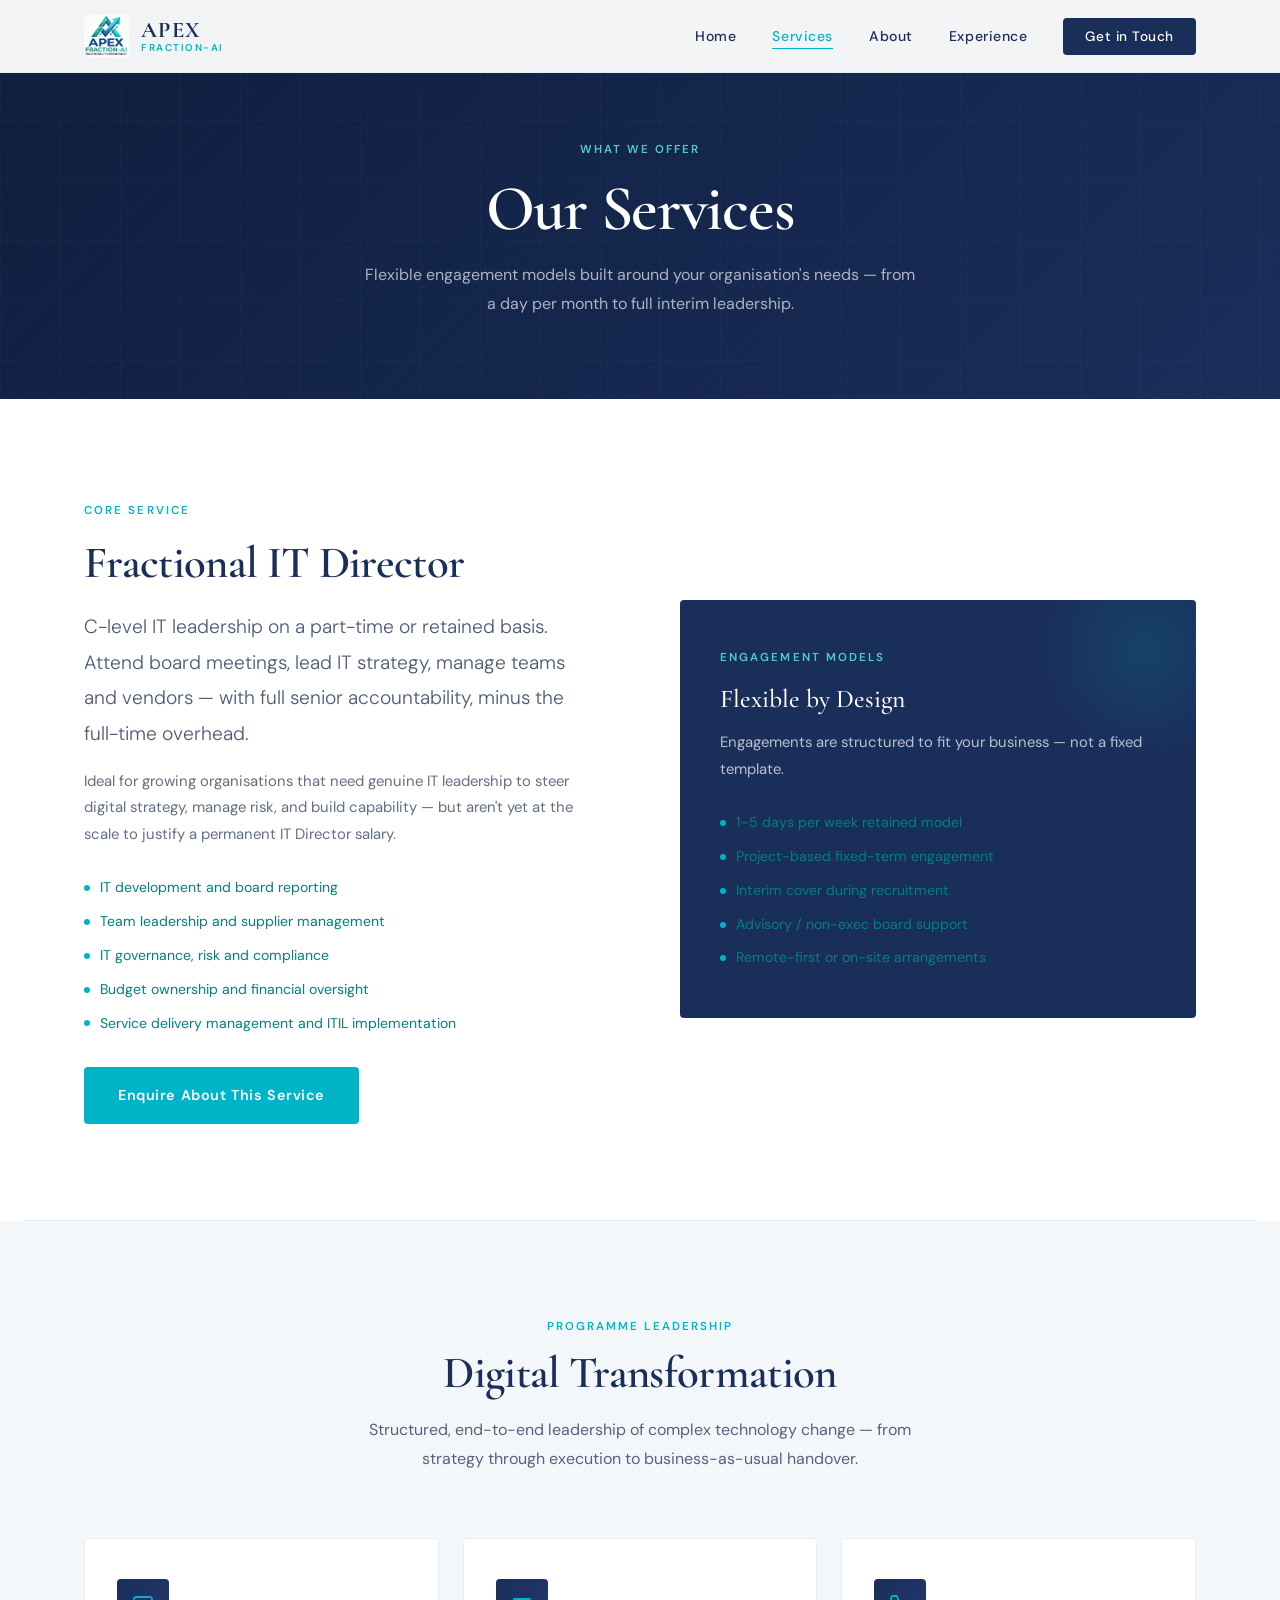
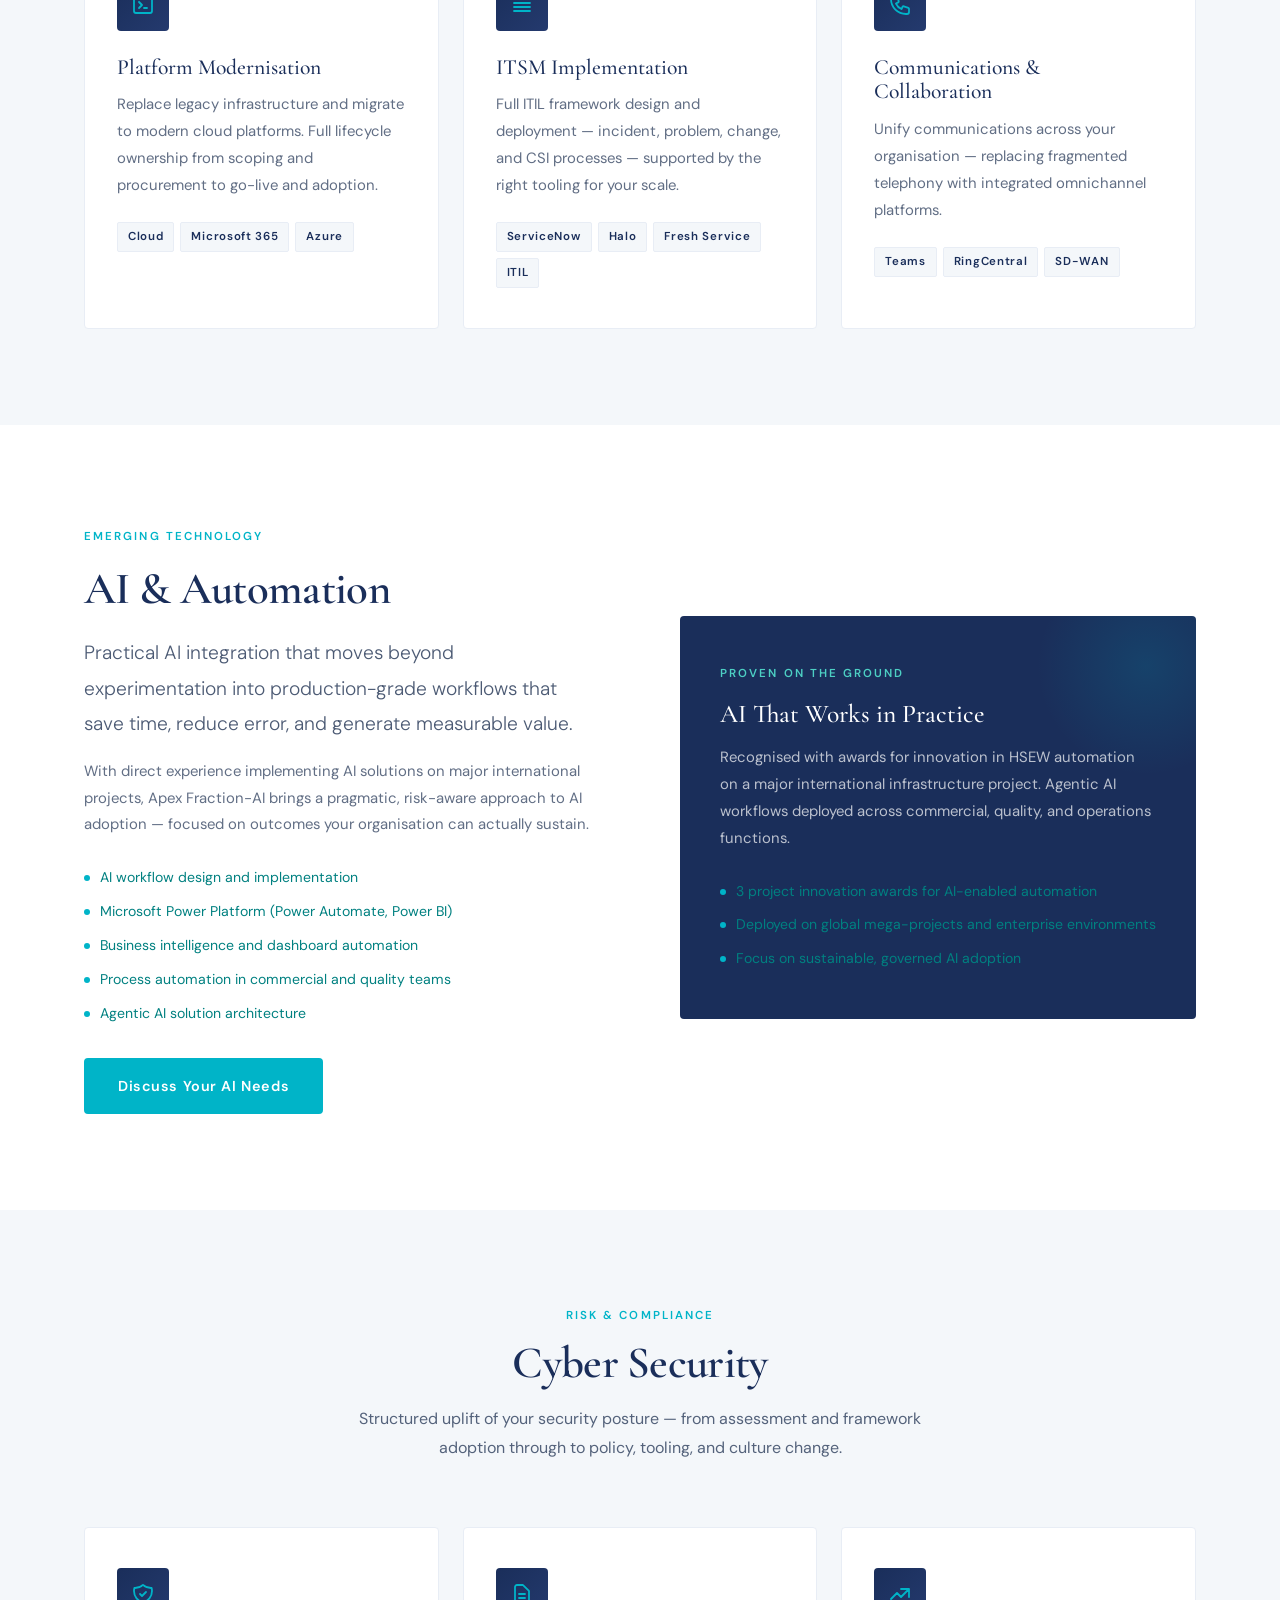
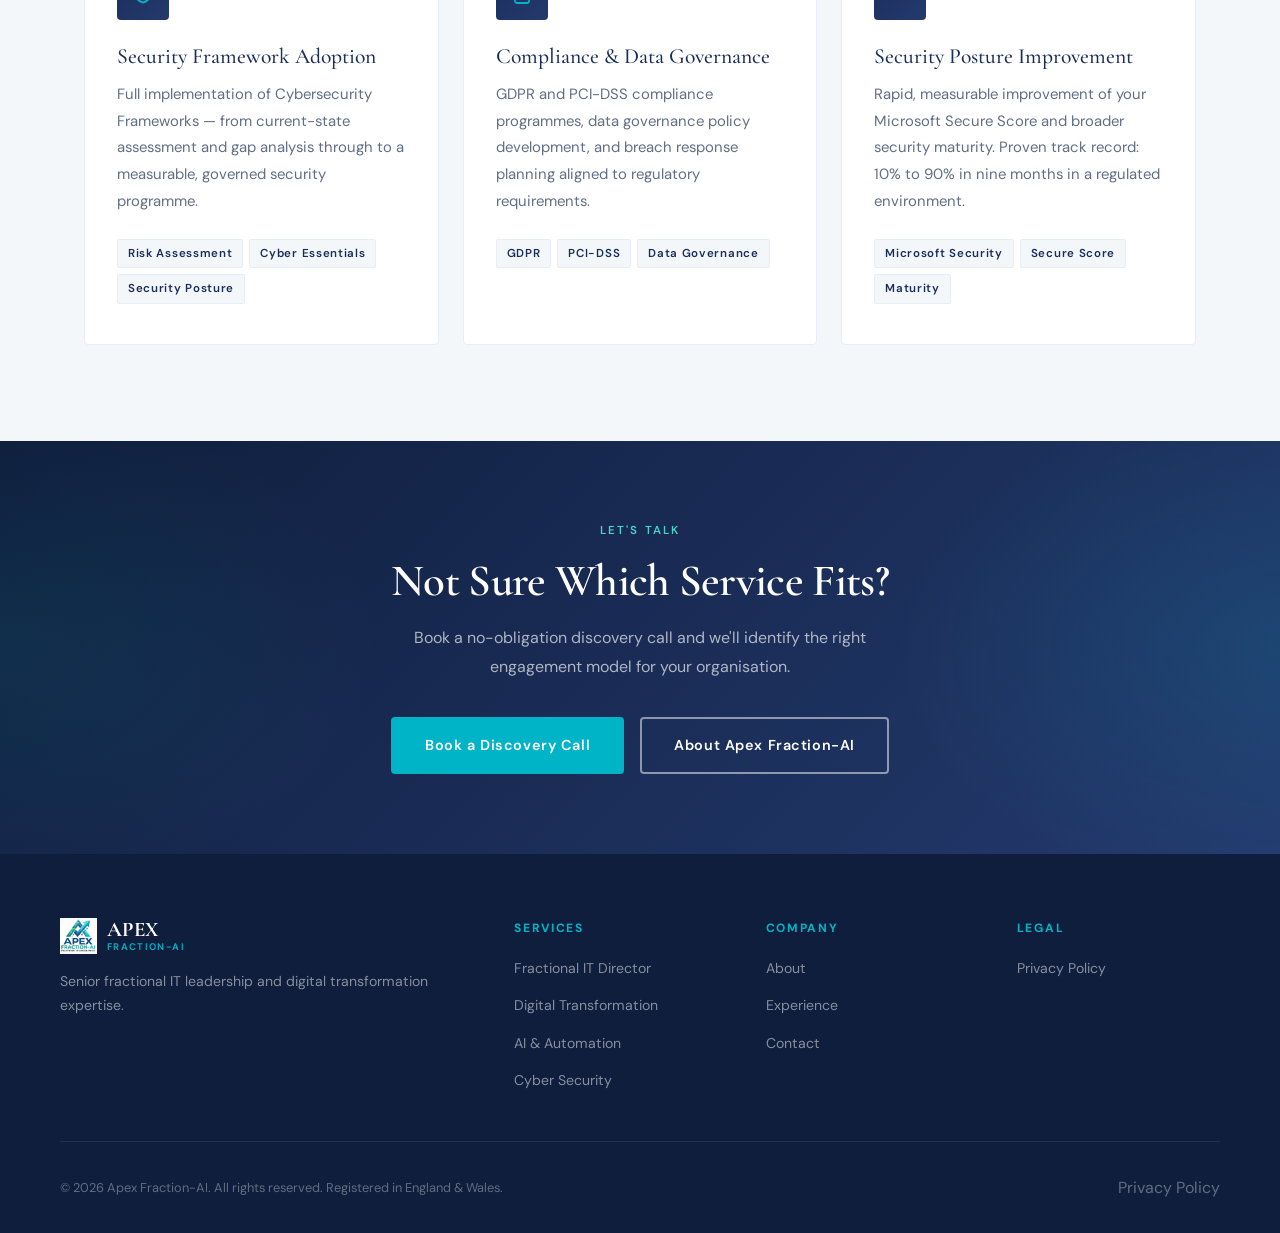
<file: services.html>
<!DOCTYPE html>
<html lang="en">
<head>
  <meta charset="UTF-8" />
  <meta name="viewport" content="width=device-width, initial-scale=1.0" />
  <title>Services | Apex Fraction-AI</title>
  <meta name="description" content="Fractional IT services including IT Director, digital transformation, AI workflows, cyber security, and vendor optimisation." />
  <link rel="stylesheet" href="style.css" />
  <link rel="icon" type="image/png" href="assets/apex-logo.png" />
</head>
  <!-- Google tag (gtag.js) -->
<script async src="https://www.googletagmanager.com/gtag/js?id=G-FSJTXHRJ8M"></script>
<script>
  window.dataLayer = window.dataLayer || [];
  function gtag(){dataLayer.push(arguments);}
  gtag('js', new Date());

  gtag('config', 'G-FSJTXHRJ8M');
</script>
<body>

  <nav class="nav" id="nav">
    <div class="nav-inner">
      <a href="index.html" class="nav-logo">
        <img src="assets/apex-logo.png" alt="Apex Fraction-AI Logo" />
        <div class="nav-logo-text">
          <span class="apex">APEX</span>
          <span class="fraction">Fraction-AI</span>
        </div>
      </a>
      <ul class="nav-links" id="navLinks">
        <li><a href="index.html">Home</a></li>
        <li><a href="services.html" class="active">Services</a></li>
        <li><a href="about.html">About</a></li>
        <li><a href="experience.html">Experience</a></li>
        <li><a href="contact.html" class="nav-cta">Get in Touch</a></li>
      </ul>
      <div class="nav-burger" id="navBurger"><span></span><span></span><span></span></div>
    </div>
  </nav>

  <div class="page-hero">
    <span class="label">What We Offer</span>
    <h1>Our Services</h1>
    <p>Flexible engagement models built around your organisation's needs — from a day per month to full interim leadership.</p>
  </div>

  <!-- Fractional IT Director -->
  <section id="fractional" style="background:var(--white); padding:var(--section-pad);">
    <div class="container">
      <div class="about-grid">
        <div class="fade-up">
          <span class="label">Core Service</span>
          <h2 style="margin:16px 0 20px;">Fractional IT Director</h2>
          <p class="lead">C-level IT leadership on a part-time or retained basis. Attend board meetings, lead IT strategy, manage teams and vendors — with full senior accountability, minus the full-time overhead.</p>
          <p style="margin-top:16px;opacity:0.75;font-size:0.93rem;">Ideal for growing organisations that need genuine IT leadership to steer digital strategy, manage risk, and build capability — but aren't yet at the scale to justify a permanent IT Director salary.</p>
          <div class="expertise-list" style="margin-top:28px;gap:10px;display:flex;flex-direction:column;">
            <div class="expertise-item">IT development and board reporting</div>
            <div class="expertise-item">Team leadership and supplier management</div>
            <div class="expertise-item">IT governance, risk and compliance</div>
            <div class="expertise-item">Budget ownership and financial oversight</div>
            <div class="expertise-item">Service delivery management and ITIL implementation</div>
          </div>
          <a href="contact.html" class="btn btn-primary" style="margin-top:32px;">Enquire About This Service</a>
        </div>
        <div class="fade-up">
          <div class="about-card-main">
            <span class="label">Engagement Models</span>
            <h3>Flexible by Design</h3>
            <p>Engagements are structured to fit your business — not a fixed template.</p>
            <div class="expertise-list">
              <div class="expertise-item">1–5 days per week retained model</div>
              <div class="expertise-item">Project-based fixed-term engagement</div>
              <div class="expertise-item">Interim cover during recruitment</div>
              <div class="expertise-item">Advisory / non-exec board support</div>
              <div class="expertise-item">Remote-first or on-site arrangements</div>
            </div>
          </div>
        </div>
      </div>
    </div>
  </section>

  <!-- Divider -->
  <div style="height:1px;background:var(--light-grey);margin:0 24px;"></div>

  <!-- Digital Transformation -->
  <section id="transformation" style="background:var(--off-white); padding:var(--section-pad);">
    <div class="container">
      <div class="section-header fade-up">
        <span class="label">Programme Leadership</span>
        <h2>Digital Transformation</h2>
        <p>Structured, end-to-end leadership of complex technology change — from strategy through execution to business-as-usual handover.</p>
      </div>
      <div class="services-grid">
        <div class="service-card fade-up">
          <div class="service-icon">
            <svg width="24" height="24" fill="none" viewBox="0 0 24 24" stroke="currentColor" stroke-width="1.8"><path stroke-linecap="round" stroke-linejoin="round" d="M8 9l3 3-3 3m5 0h3M5 20h14a2 2 0 002-2V6a2 2 0 00-2-2H5a2 2 0 00-2 2v12a2 2 0 002 2z"/></svg>
          </div>
          <h3>Platform Modernisation</h3>
          <p>Replace legacy infrastructure and migrate to modern cloud platforms. Full lifecycle ownership from scoping and procurement to go-live and adoption.</p>
          <div class="service-tags"><span class="tag">Cloud</span><span class="tag">Microsoft 365</span><span class="tag">Azure</span></div>
        </div>
        <div class="service-card fade-up">
          <div class="service-icon">
            <svg width="24" height="24" fill="none" viewBox="0 0 24 24" stroke="currentColor" stroke-width="1.8"><path stroke-linecap="round" stroke-linejoin="round" d="M4 6h16M4 10h16M4 14h16M4 18h16"/></svg>
          </div>
          <h3>ITSM Implementation</h3>
          <p>Full ITIL framework design and deployment — incident, problem, change, and CSI processes — supported by the right tooling for your scale.</p>
          <div class="service-tags"><span class="tag">ServiceNow</span><span class="tag">Halo</span><span class="tag">Fresh Service</span><span class="tag">ITIL</span></div>
        </div>
        <div class="service-card fade-up">
          <div class="service-icon">
            <svg width="24" height="24" fill="none" viewBox="0 0 24 24" stroke="currentColor" stroke-width="1.8"><path stroke-linecap="round" stroke-linejoin="round" d="M3 5a2 2 0 012-2h3.28a1 1 0 01.948.684l1.498 4.493a1 1 0 01-.502 1.21l-2.257 1.13a11.042 11.042 0 005.516 5.516l1.13-2.257a1 1 0 011.21-.502l4.493 1.498a1 1 0 01.684.949V19a2 2 0 01-2 2h-1C9.716 21 3 14.284 3 6V5z"/></svg>
          </div>
          <h3>Communications & Collaboration</h3>
          <p>Unify communications across your organisation — replacing fragmented telephony with integrated omnichannel platforms.</p>
          <div class="service-tags"><span class="tag">Teams</span><span class="tag">RingCentral</span><span class="tag">SD-WAN</span></div>
        </div>
      </div>
    </div>
  </section>

  <!-- AI & Automation -->
  <section id="ai" style="background:var(--white); padding:var(--section-pad);">
    <div class="container">
      <div class="about-grid">
        <div class="fade-up">
          <span class="label">Emerging Technology</span>
          <h2 style="margin:16px 0 20px;">AI &amp; Automation</h2>
          <p class="lead">Practical AI integration that moves beyond experimentation into production-grade workflows that save time, reduce error, and generate measurable value.</p>
          <p style="margin-top:16px;opacity:0.75;font-size:0.93rem;">With direct experience implementing AI solutions on major international projects, Apex Fraction-AI brings a pragmatic, risk-aware approach to AI adoption — focused on outcomes your organisation can actually sustain.</p>
          <div class="expertise-list" style="margin-top:28px;gap:10px;display:flex;flex-direction:column;">
            <div class="expertise-item">AI workflow design and implementation</div>
            <div class="expertise-item">Microsoft Power Platform (Power Automate, Power BI)</div>
            <div class="expertise-item">Business intelligence and dashboard automation</div>
            <div class="expertise-item">Process automation in commercial and quality teams</div>
            <div class="expertise-item">Agentic AI solution architecture</div>
          </div>
          <a href="contact.html" class="btn btn-primary" style="margin-top:32px;">Discuss Your AI Needs</a>
        </div>
        <div class="fade-up">
          <div class="about-card-main">
            <span class="label">Proven on the Ground</span>
            <h3>AI That Works in Practice</h3>
            <p>Recognised with awards for innovation in HSEW automation on a major international infrastructure project. Agentic AI workflows deployed across commercial, quality, and operations functions.</p>
            <div class="expertise-list">
              <div class="expertise-item">3 project innovation awards for AI-enabled automation</div>
              <div class="expertise-item">Deployed on global mega-projects and enterprise environments</div>
              <div class="expertise-item">Focus on sustainable, governed AI adoption</div>
            </div>
          </div>
        </div>
      </div>
    </div>
  </section>

  <!-- Cyber Security -->
  <section id="cyber" style="background:var(--off-white); padding:var(--section-pad);">
    <div class="container">
      <div class="section-header fade-up">
        <span class="label">Risk &amp; Compliance</span>
        <h2>Cyber Security</h2>
        <p>Structured uplift of your security posture — from assessment and framework adoption through to policy, tooling, and culture change.</p>
      </div>
      <div class="services-grid">
        <div class="service-card fade-up">
          <div class="service-icon">
            <svg width="24" height="24" fill="none" viewBox="0 0 24 24" stroke="currentColor" stroke-width="1.8"><path stroke-linecap="round" stroke-linejoin="round" d="M9 12l2 2 4-4m5.618-4.016A11.955 11.955 0 0112 2.944a11.955 11.955 0 01-8.618 3.04A12.02 12.02 0 003 9c0 5.591 3.824 10.29 9 11.622 5.176-1.332 9-6.03 9-11.622 0-1.042-.133-2.052-.382-3.016z"/></svg>
          </div>
          <h3>Security Framework Adoption</h3>
          <p>Full implementation of Cybersecurity Frameworks — from current-state assessment and gap analysis through to a measurable, governed security programme.</p>
          <div class="service-tags"><span class="tag">Risk Assessment</span><span class="tag">Cyber Essentials</span><span class="tag">Security Posture</span></div>
        </div>
        <div class="service-card fade-up">
          <div class="service-icon">
            <svg width="24" height="24" fill="none" viewBox="0 0 24 24" stroke="currentColor" stroke-width="1.8"><path stroke-linecap="round" stroke-linejoin="round" d="M9 12h6m-6 4h6m2 5H7a2 2 0 01-2-2V5a2 2 0 012-2h5.586a1 1 0 01.707.293l5.414 5.414a1 1 0 01.293.707V19a2 2 0 01-2 2z"/></svg>
          </div>
          <h3>Compliance &amp; Data Governance</h3>
          <p>GDPR and PCI-DSS compliance programmes, data governance policy development, and breach response planning aligned to regulatory requirements.</p>
          <div class="service-tags"><span class="tag">GDPR</span><span class="tag">PCI-DSS</span><span class="tag">Data Governance</span></div>
        </div>
        <div class="service-card fade-up">
          <div class="service-icon">
            <svg width="24" height="24" fill="none" viewBox="0 0 24 24" stroke="currentColor" stroke-width="1.8"><path stroke-linecap="round" stroke-linejoin="round" d="M13 7h8m0 0v8m0-8l-8 8-4-4-6 6"/></svg>
          </div>
          <h3>Security Posture Improvement</h3>
          <p>Rapid, measurable improvement of your Microsoft Secure Score and broader security maturity. Proven track record: 10% to 90% in nine months in a regulated environment.</p>
          <div class="service-tags"><span class="tag">Microsoft Security</span><span class="tag">Secure Score</span><span class="tag">Maturity</span></div>
        </div>
      </div>
    </div>
  </section>

  <!-- CTA Band -->
  <section class="cta-band">
    <div class="container">
      <span class="label">Let's Talk</span>
      <h2>Not Sure Which Service Fits?</h2>
      <p>Book a no-obligation discovery call and we'll identify the right engagement model for your organisation.</p>
      <div class="cta-actions">
        <a href="contact.html" class="btn btn-primary">Book a Discovery Call</a>
        <a href="about.html" class="btn btn-outline">About Apex Fraction-AI</a>
      </div>
    </div>
  </section>

  <footer class="footer">
    <div class="footer-inner">
      <div class="footer-top">
        <div class="footer-brand">
          <div class="footer-logo">
            <img src="assets/apex-logo.png" alt="Apex Fraction-AI" />
            <div class="footer-logo-text">
              <span class="apex">APEX</span>
              <span class="fraction">Fraction-AI</span>
            </div>
          </div>
          <p>Senior fractional IT leadership and digital transformation expertise.</p>
        </div>
        <div class="footer-col">
          <h5>Services</h5>
          <ul>
            <li><a href="services.html#fractional">Fractional IT Director</a></li>
            <li><a href="services.html#transformation">Digital Transformation</a></li>
            <li><a href="services.html#ai">AI &amp; Automation</a></li>
            <li><a href="services.html#cyber">Cyber Security</a></li>
          </ul>
        </div>
        <div class="footer-col">
          <h5>Company</h5>
          <ul>
            <li><a href="about.html">About</a></li>
            <li><a href="experience.html">Experience</a></li>
            <li><a href="contact.html">Contact</a></li>
          </ul>
        </div>
        <div class="footer-col">
          <h5>Legal</h5>
          <ul><li><a href="privacy.html">Privacy Policy</a></li></ul>
        </div>
      </div>
      <div class="footer-bottom">
        <p>© 2026 Apex Fraction-AI. All rights reserved. Registered in England &amp; Wales.</p>
        <a href="privacy.html">Privacy Policy</a>
      </div>
    </div>
  </footer>

  <script>
    const nav = document.getElementById('nav');
    window.addEventListener('scroll', () => nav.classList.toggle('scrolled', window.scrollY > 40));
    document.getElementById('navBurger').addEventListener('click', () => document.getElementById('navLinks').classList.toggle('open'));
    const observer = new IntersectionObserver(e => e.forEach(i => { if (i.isIntersecting) i.target.classList.add('visible'); }), { threshold: 0.12 });
    document.querySelectorAll('.fade-up').forEach(el => observer.observe(el));
  </script>
</body>
</html>
</file>
<file: style.css>
/* ============================================================
   APEX FRACTION-AI — Brand Design System
   Clean, authoritative, navy-led with teal accents
   ============================================================ */

@import url('https://fonts.googleapis.com/css2?family=Cormorant+Garamond:wght@400;500;600;700&family=DM+Sans:wght@300;400;500;600&display=swap');

/* ── CSS Variables ────────────────────────────────────────── */
:root {
  --navy:        #1a2e5a;
  --navy-deep:   #0f1e3d;
  --navy-mid:    #243a6e;
  --teal:        #00b4c8;
  --teal-dark:   #008fa0;
  --teal-light:  #4dd0c4;
  --aqua:        #00c9b1;
  --white:       #ffffff;
  --off-white:   #f4f7fa;
  --light-grey:  #e8edf5;
  --mid-grey:    #8a99b3;
  --dark-text:   #1a2e5a;
  --body-text:   #2d3e5c;

  --font-display: 'Cormorant Garamond', Georgia, serif;
  --font-body:    'DM Sans', sans-serif;

  --max-w: 1160px;
  --section-pad: 96px 24px;
  --radius: 4px;
  --shadow: 0 4px 32px rgba(26,46,90,0.10);
  --shadow-lg: 0 12px 60px rgba(26,46,90,0.18);

  --transition: 0.28s cubic-bezier(0.4, 0, 0.2, 1);
}

/* ── Reset ────────────────────────────────────────────────── */
*, *::before, *::after { box-sizing: border-box; margin: 0; padding: 0; }

html { scroll-behavior: smooth; font-size: 16px; }

body {
  font-family: var(--font-body);
  color: var(--body-text);
  background: var(--white);
  line-height: 1.7;
  -webkit-font-smoothing: antialiased;
}

img { max-width: 100%; display: block; }
a { color: inherit; text-decoration: none; }
ul { list-style: none; }

/* ── Typography ───────────────────────────────────────────── */
h1, h2, h3, h4 {
  font-family: var(--font-display);
  color: var(--navy);
  line-height: 1.15;
  font-weight: 600;
}

h1 { font-size: clamp(2.6rem, 5vw, 4.2rem); letter-spacing: -0.02em; }
h2 { font-size: clamp(2rem, 3.5vw, 3rem); letter-spacing: -0.015em; }
h3 { font-size: clamp(1.3rem, 2vw, 1.7rem); font-weight: 500; }
h4 { font-size: 1.1rem; font-weight: 600; }

p { font-size: 1rem; line-height: 1.8; color: var(--body-text); }

.lead {
  font-size: clamp(1.05rem, 1.5vw, 1.2rem);
  color: var(--body-text);
  opacity: 0.85;
  font-weight: 300;
  line-height: 1.85;
}

.label {
  font-family: var(--font-body);
  font-size: 0.72rem;
  font-weight: 600;
  letter-spacing: 0.18em;
  text-transform: uppercase;
  color: var(--teal);
}

/* ── Layout ───────────────────────────────────────────────── */
.container {
  max-width: var(--max-w);
  margin: 0 auto;
  padding: 0 24px;
}

section { padding: var(--section-pad); }

.section-header {
  text-align: center;
  margin-bottom: 64px;
}
.section-header .label { margin-bottom: 12px; display: block; }
.section-header h2 { margin-bottom: 16px; }
.section-header p { max-width: 600px; margin: 0 auto; opacity: 0.8; }

/* ── Navigation ───────────────────────────────────────────── */
.nav {
  position: fixed;
  top: 0; left: 0; right: 0;
  z-index: 1000;
  background: rgba(255,255,255,0.95);
  backdrop-filter: blur(12px);
  border-bottom: 1px solid var(--light-grey);
  transition: box-shadow var(--transition);
}
.nav.scrolled { box-shadow: var(--shadow); }

.nav-inner {
  max-width: var(--max-w);
  margin: 0 auto;
  padding: 0 24px;
  height: 72px;
  display: flex;
  align-items: center;
  justify-content: space-between;
}

.nav-logo {
  display: flex;
  align-items: center;
  gap: 12px;
}
.nav-logo img { height: 44px; width: auto; }
.nav-logo-text {
  display: flex;
  flex-direction: column;
  line-height: 1.1;
}
.nav-logo-text .apex {
  font-family: var(--font-display);
  font-size: 1.4rem;
  font-weight: 700;
  color: var(--navy);
  letter-spacing: 0.05em;
}
.nav-logo-text .fraction {
  font-size: 0.62rem;
  font-weight: 600;
  letter-spacing: 0.15em;
  text-transform: uppercase;
  color: var(--teal);
}

.nav-links {
  display: flex;
  align-items: center;
  gap: 36px;
}
.nav-links a {
  font-size: 0.88rem;
  font-weight: 500;
  color: var(--navy);
  letter-spacing: 0.04em;
  position: relative;
  transition: color var(--transition);
}
.nav-links a::after {
  content: '';
  position: absolute;
  bottom: -4px; left: 0; right: 0;
  height: 1.5px;
  background: var(--teal);
  transform: scaleX(0);
  transform-origin: left;
  transition: transform var(--transition);
}
.nav-links a:hover { color: var(--teal); }
.nav-links a:hover::after,
.nav-links a.active::after { transform: scaleX(1); }
.nav-links a.active { color: var(--teal); }

.nav-cta {
  background: var(--navy);
  color: var(--white) !important;
  padding: 10px 22px;
  border-radius: var(--radius);
  font-size: 0.85rem !important;
  transition: background var(--transition) !important;
}
.nav-cta::after { display: none !important; }
.nav-cta:hover { background: var(--teal-dark) !important; color: var(--white) !important; }

.nav-burger {
  display: none;
  flex-direction: column;
  gap: 5px;
  cursor: pointer;
  padding: 4px;
}
.nav-burger span {
  display: block;
  width: 24px; height: 2px;
  background: var(--navy);
  border-radius: 2px;
  transition: var(--transition);
}

/* ── Buttons ──────────────────────────────────────────────── */
.btn {
  display: inline-flex;
  align-items: center;
  gap: 8px;
  padding: 14px 32px;
  border-radius: var(--radius);
  font-family: var(--font-body);
  font-size: 0.9rem;
  font-weight: 600;
  letter-spacing: 0.04em;
  cursor: pointer;
  transition: var(--transition);
  border: 2px solid transparent;
}
.btn-primary {
  background: var(--teal);
  color: var(--white);
  border-color: var(--teal);
}
.btn-primary:hover {
  background: var(--teal-dark);
  border-color: var(--teal-dark);
  transform: translateY(-1px);
  box-shadow: 0 6px 24px rgba(0,180,200,0.3);
}
.btn-outline {
  background: transparent;
  color: var(--white);
  border-color: rgba(255,255,255,0.5);
}
.btn-outline:hover {
  border-color: var(--teal);
  color: var(--teal);
  transform: translateY(-1px);
}
.btn-navy {
  background: var(--navy);
  color: var(--white);
  border-color: var(--navy);
}
.btn-navy:hover {
  background: var(--navy-mid);
  border-color: var(--navy-mid);
  transform: translateY(-1px);
  box-shadow: var(--shadow);
}

/* ── Hero ─────────────────────────────────────────────────── */
.hero {
  min-height: 100vh;
  background: var(--navy-deep);
  display: flex;
  align-items: center;
  position: relative;
  overflow: hidden;
  padding-top: 72px;
}

.hero-bg {
  position: absolute;
  inset: 0;
  background:
    radial-gradient(ellipse 60% 80% at 80% 50%, rgba(0,180,200,0.12) 0%, transparent 70%),
    radial-gradient(ellipse 40% 60% at 10% 80%, rgba(0,201,177,0.08) 0%, transparent 60%),
    linear-gradient(135deg, var(--navy-deep) 0%, #162547 50%, #0f1e3d 100%);
}

/* Subtle geometric grid overlay */
.hero-bg::after {
  content: '';
  position: absolute;
  inset: 0;
  background-image:
    linear-gradient(rgba(0,180,200,0.04) 1px, transparent 1px),
    linear-gradient(90deg, rgba(0,180,200,0.04) 1px, transparent 1px);
  background-size: 60px 60px;
}

.hero-content {
  position: relative;
  z-index: 2;
  max-width: var(--max-w);
  margin: 0 auto;
  padding: 80px 24px;
  display: grid;
  grid-template-columns: 1fr 1fr;
  gap: 80px;
  align-items: center;
}

.hero-left { animation: fadeUp 0.9s ease both; }
.hero-label {
  font-size: 0.72rem;
  font-weight: 600;
  letter-spacing: 0.2em;
  text-transform: uppercase;
  color: var(--teal);
  margin-bottom: 20px;
  display: flex;
  align-items: center;
  gap: 12px;
}
.hero-label::before {
  content: '';
  display: block;
  width: 32px; height: 1px;
  background: var(--teal);
}

.hero-left h1 {
  color: var(--white);
  margin-bottom: 28px;
  font-weight: 600;
}
.hero-left h1 em {
  font-style: normal;
  color: var(--teal);
}

.hero-left p {
  color: rgba(255,255,255,0.7);
  font-size: 1.05rem;
  line-height: 1.85;
  margin-bottom: 40px;
  font-weight: 300;
}

.hero-actions { display: flex; gap: 16px; flex-wrap: wrap; }

.hero-right {
  display: flex;
  justify-content: center;
  align-items: center;
  animation: fadeUp 0.9s 0.2s ease both;
}

.hero-logo-wrap {
  position: relative;
  display: flex;
  flex-direction: column;
  align-items: center;
  gap: 24px;
}

.hero-logo-wrap img {
  width: min(360px, 100%);
  filter: drop-shadow(0 20px 60px rgba(0,180,200,0.3));
}

.hero-stats {
  display: grid;
  grid-template-columns: repeat(3, 1fr);
  gap: 2px;
  width: 100%;
  background: rgba(255,255,255,0.05);
  border-radius: var(--radius);
  overflow: hidden;
  border: 1px solid rgba(255,255,255,0.08);
}
.stat-item {
  padding: 20px 16px;
  text-align: center;
  background: rgba(255,255,255,0.03);
}
.stat-value {
  display: block;
  font-family: var(--font-display);
  font-size: 2.2rem;
  font-weight: 700;
  color: var(--teal);
  line-height: 1;
  margin-bottom: 4px;
}
.stat-label {
  font-size: 0.72rem;
  color: rgba(255,255,255,0.5);
  letter-spacing: 0.08em;
  font-weight: 500;
}

/* ── Trust Bar ─────────────────────────────────────────────── */
.trust-bar {
  background: var(--navy);
  padding: 28px 24px;
}
.trust-bar-inner {
  max-width: var(--max-w);
  margin: 0 auto;
  display: flex;
  align-items: center;
  justify-content: center;
  gap: 48px;
  flex-wrap: wrap;
}
.trust-item {
  display: flex;
  align-items: center;
  gap: 10px;
  color: rgba(255,255,255,0.6);
  font-size: 0.82rem;
  font-weight: 500;
  letter-spacing: 0.06em;
}
.trust-item svg { color: var(--teal); flex-shrink: 0; }

/* ── Services ─────────────────────────────────────────────── */
.services { background: var(--off-white); }

.services-grid {
  display: grid;
  grid-template-columns: repeat(3, 1fr);
  gap: 24px;
}

.service-card {
  background: var(--white);
  padding: 40px 32px;
  border-radius: var(--radius);
  border: 1px solid var(--light-grey);
  transition: var(--transition);
  position: relative;
  overflow: hidden;
}
.service-card::before {
  content: '';
  position: absolute;
  top: 0; left: 0; right: 0;
  height: 3px;
  background: linear-gradient(90deg, var(--teal), var(--aqua));
  transform: scaleX(0);
  transform-origin: left;
  transition: transform var(--transition);
}
.service-card:hover {
  transform: translateY(-4px);
  box-shadow: var(--shadow-lg);
  border-color: transparent;
}
.service-card:hover::before { transform: scaleX(1); }

.service-icon {
  width: 52px; height: 52px;
  background: linear-gradient(135deg, var(--navy), var(--navy-mid));
  border-radius: var(--radius);
  display: flex;
  align-items: center;
  justify-content: center;
  margin-bottom: 24px;
}
.service-icon svg { color: var(--teal); }

.service-card h3 {
  font-size: 1.35rem;
  margin-bottom: 12px;
  color: var(--navy);
}
.service-card p {
  font-size: 0.93rem;
  opacity: 0.75;
  margin-bottom: 24px;
}
.service-tags {
  display: flex;
  flex-wrap: wrap;
  gap: 6px;
}
.tag {
  font-size: 0.72rem;
  font-weight: 600;
  letter-spacing: 0.06em;
  padding: 4px 10px;
  background: var(--off-white);
  color: var(--navy);
  border-radius: 2px;
  border: 1px solid var(--light-grey);
}

/* ── About ────────────────────────────────────────────────── */
.about { background: var(--white); }

.about-grid {
  display: grid;
  grid-template-columns: 1fr 1fr;
  gap: 80px;
  align-items: center;
}

.about-credentials {
  display: grid;
  grid-template-columns: 1fr 1fr;
  gap: 16px;
  margin-top: 40px;
}
.cred-card {
  padding: 20px;
  background: var(--off-white);
  border-radius: var(--radius);
  border-left: 3px solid var(--teal);
}
.cred-card h4 { font-size: 0.85rem; color: var(--navy); margin-bottom: 4px; font-family: var(--font-body); font-weight: 600; }
.cred-card p { font-size: 0.78rem; opacity: 0.65; line-height: 1.4; }

.about-visual {
  position: relative;
}
.about-card-main {
  background: var(--navy);
  border-radius: var(--radius);
  padding: 48px 40px;
  color: white;
  position: relative;
  overflow: hidden;
}
.about-card-main::before {
  content: '';
  position: absolute;
  top: -60px; right: -60px;
  width: 220px; height: 220px;
  background: radial-gradient(circle, rgba(0,180,200,0.15) 0%, transparent 70%);
}
.about-card-main .label { color: var(--teal-light); margin-bottom: 16px; display: block; }
.about-card-main h3 { color: white; font-size: 1.6rem; margin-bottom: 16px; }
.about-card-main p { color: rgba(255,255,255,0.7); font-size: 0.93rem; margin-bottom: 28px; }

.expertise-list { display: flex; flex-direction: column; gap: 10px; }
.expertise-item {
  display: flex;
  align-items: center;
  gap: 10px;
  font-size: 0.88rem;
  color: teal;
}
.expertise-item::before {
  content: '';
  width: 6px; height: 6px;
  background: var(--teal);
  border-radius: 50%;
  flex-shrink: 0;
}

/* ── Experience ───────────────────────────────────────────── */
.experience { background: var(--off-white); }

.timeline {
  position: relative;
  max-width: 800px;
  margin: 0 auto;
}
.timeline::before {
  content: '';
  position: absolute;
  left: 20px; top: 0; bottom: 0;
  width: 1px;
  background: linear-gradient(to bottom, var(--teal), var(--navy));
}

.timeline-item {
  display: flex;
  gap: 32px;
  padding-bottom: 48px;
  position: relative;
}
.timeline-item:last-child { padding-bottom: 0; }

.timeline-dot {
  width: 40px;
  flex-shrink: 0;
  display: flex;
  justify-content: center;
  padding-top: 6px;
}
.timeline-dot::before {
  content: '';
  width: 10px; height: 10px;
  border-radius: 50%;
  background: var(--teal);
  border: 2px solid var(--white);
  box-shadow: 0 0 0 3px var(--teal);
  flex-shrink: 0;
}

.timeline-content {
  background: var(--white);
  padding: 28px 32px;
  border-radius: var(--radius);
  border: 1px solid var(--light-grey);
  flex: 1;
}
.timeline-meta {
  display: flex;
  justify-content: space-between;
  align-items: flex-start;
  margin-bottom: 8px;
  flex-wrap: wrap;
  gap: 8px;
}
.timeline-role { font-weight: 600; font-size: 1rem; color: var(--navy); font-family: var(--font-body); }
.timeline-org {
  font-size: 0.78rem;
  font-weight: 600;
  letter-spacing: 0.08em;
  text-transform: uppercase;
  color: var(--teal);
}
.timeline-period {
  font-size: 0.78rem;
  color: var(--mid-grey);
  font-weight: 500;
}
.timeline-content p { font-size: 0.9rem; opacity: 0.75; margin-top: 8px; }
.timeline-achievements {
  margin-top: 12px;
  display: flex;
  flex-direction: column;
  gap: 6px;
}
.timeline-achievements li {
  font-size: 0.85rem;
  color: var(--body-text);
  opacity: 0.8;
  display: flex;
  gap: 8px;
  align-items: flex-start;
}
.timeline-achievements li::before {
  content: '→';
  color: var(--teal);
  font-size: 0.8rem;
  margin-top: 1px;
  flex-shrink: 0;
}

/* ── Contact ──────────────────────────────────────────────── */
.contact { background: var(--white); }

.contact-grid {
  display: grid;
  grid-template-columns: 1fr 1.4fr;
  gap: 80px;
  align-items: start;
}

.contact-info { display: flex; flex-direction: column; gap: 32px; }

.contact-block h3 { font-size: 1.2rem; margin-bottom: 8px; }
.contact-block p { font-size: 0.93rem; opacity: 0.7; }
.contact-block a { color: var(--teal); font-weight: 500; }
.contact-block a:hover { color: var(--teal-dark); }

.contact-form {
  display: flex;
  flex-direction: column;
  gap: 20px;
}
.form-row { display: grid; grid-template-columns: 1fr 1fr; gap: 16px; }
.form-group { display: flex; flex-direction: column; gap: 6px; }
.form-group label {
  font-size: 0.8rem;
  font-weight: 600;
  letter-spacing: 0.06em;
  text-transform: uppercase;
  color: var(--navy);
}
.form-group input,
.form-group select,
.form-group textarea {
  padding: 12px 16px;
  border: 1px solid var(--light-grey);
  border-radius: var(--radius);
  font-family: var(--font-body);
  font-size: 0.93rem;
  color: var(--dark-text);
  background: var(--off-white);
  transition: var(--transition);
  outline: none;
  resize: vertical;
}
.form-group input:focus,
.form-group select:focus,
.form-group textarea:focus {
  border-color: var(--teal);
  background: var(--white);
  box-shadow: 0 0 0 3px rgba(0,180,200,0.1);
}
.form-note { font-size: 0.78rem; color: var(--mid-grey); }

/* ── CTA Band ─────────────────────────────────────────────── */
.cta-band {
  background: linear-gradient(135deg, var(--navy-deep) 0%, var(--navy-mid) 100%);
  padding: 80px 24px;
  text-align: center;
  position: relative;
  overflow: hidden;
}
.cta-band::before {
  content: '';
  position: absolute;
  inset: 0;
  background:
    radial-gradient(ellipse 50% 100% at 100% 50%, rgba(0,180,200,0.12) 0%, transparent 60%),
    radial-gradient(ellipse 50% 100% at 0% 50%, rgba(0,201,177,0.08) 0%, transparent 60%);
}
.cta-band .label { color: var(--teal-light); margin-bottom: 16px; display: block; position: relative; }
.cta-band h2 { color: white; margin-bottom: 16px; position: relative; }
.cta-band p { color: rgba(255,255,255,0.65); max-width: 520px; margin: 0 auto 36px; position: relative; }
.cta-actions { display: flex; gap: 16px; justify-content: center; flex-wrap: wrap; position: relative; }

/* ── Footer ───────────────────────────────────────────────── */
.footer {
  background: var(--navy-deep);
  padding: 64px 24px 32px;
}
.footer-inner {
  max-width: var(--max-w);
  margin: 0 auto;
}
.footer-top {
  display: grid;
  grid-template-columns: 2fr 1fr 1fr 1fr;
  gap: 48px;
  padding-bottom: 48px;
  border-bottom: 1px solid rgba(255,255,255,0.08);
  margin-bottom: 32px;
}
.footer-brand p { color: rgba(255,255,255,0.5); font-size: 0.88rem; margin-top: 16px; line-height: 1.7; }
.footer-logo { display: flex; align-items: center; gap: 10px; margin-bottom: 12px; }
.footer-logo img { height: 36px; }
.footer-logo .apex { font-family: var(--font-display); font-size: 1.3rem; font-weight: 700; color: var(--white); }
.footer-logo .fraction { font-size: 0.6rem; font-weight: 600; letter-spacing: 0.14em; text-transform: uppercase; color: var(--teal); }
.footer-logo-text { display: flex; flex-direction: column; line-height: 1.1; }

.footer-col h5 {
  font-family: var(--font-body);
  font-size: 0.75rem;
  font-weight: 700;
  letter-spacing: 0.14em;
  text-transform: uppercase;
  color: var(--teal);
  margin-bottom: 16px;
}
.footer-col ul { display: flex; flex-direction: column; gap: 10px; }
.footer-col li a {
  font-size: 0.88rem;
  color: rgba(255,255,255,0.5);
  transition: color var(--transition);
}
.footer-col li a:hover { color: var(--teal); }

.footer-bottom {
  display: flex;
  justify-content: space-between;
  align-items: center;
  flex-wrap: wrap;
  gap: 12px;
}
.footer-bottom p { font-size: 0.8rem; color: rgba(255,255,255,0.35); }
.footer-bottom a { color: rgba(255,255,255,0.35); transition: color var(--transition); }
.footer-bottom a:hover { color: var(--teal); }

/* ── Page Hero (inner pages) ─────────────────────────────── */
.page-hero {
  background: linear-gradient(135deg, var(--navy-deep) 0%, var(--navy) 100%);
  padding: 140px 24px 80px;
  text-align: center;
  position: relative;
  overflow: hidden;
}
.page-hero::before {
  content: '';
  position: absolute;
  inset: 0;
  background-image:
    linear-gradient(rgba(0,180,200,0.05) 1px, transparent 1px),
    linear-gradient(90deg, rgba(0,180,200,0.05) 1px, transparent 1px);
  background-size: 60px 60px;
}
.page-hero .label { position: relative; color: var(--teal-light); display: block; margin-bottom: 12px; }
.page-hero h1 { position: relative; color: white; margin-bottom: 16px; }
.page-hero p { position: relative; color: rgba(255,255,255,0.65); max-width: 560px; margin: 0 auto; }

/* ── Privacy Page ─────────────────────────────────────────── */
.prose-section { background: var(--white); }
.prose-grid { display: grid; grid-template-columns: 240px 1fr; gap: 64px; align-items: start; }
.prose-nav { position: sticky; top: 96px; }
.prose-nav h4 { font-family: var(--font-body); font-size: 0.75rem; font-weight: 700; letter-spacing: 0.12em; text-transform: uppercase; color: var(--mid-grey); margin-bottom: 12px; }
.prose-nav ul { display: flex; flex-direction: column; gap: 4px; }
.prose-nav li a { font-size: 0.88rem; color: var(--body-text); padding: 6px 12px; display: block; border-radius: var(--radius); transition: var(--transition); border-left: 2px solid transparent; }
.prose-nav li a:hover { color: var(--teal); border-left-color: var(--teal); background: var(--off-white); }
.prose-content { max-width: 720px; }
.prose-content h2 { font-size: 1.6rem; margin: 48px 0 16px; padding-top: 16px; border-top: 1px solid var(--light-grey); }
.prose-content h2:first-child { margin-top: 0; border-top: none; padding-top: 0; }
.prose-content p { margin-bottom: 16px; }
.prose-content ul { margin: 16px 0; padding-left: 0; display: flex; flex-direction: column; gap: 8px; }
.prose-content ul li { font-size: 0.93rem; color: var(--body-text); padding-left: 20px; position: relative; }
.prose-content ul li::before { content: '–'; position: absolute; left: 0; color: var(--teal); }

/* ── Animations ───────────────────────────────────────────── */
@keyframes fadeUp {
  from { opacity: 0; transform: translateY(24px); }
  to { opacity: 1; transform: translateY(0); }
}

.fade-up { opacity: 0; transform: translateY(24px); transition: opacity 0.6s ease, transform 0.6s ease; }
.fade-up.visible { opacity: 1; transform: translateY(0); }

/* ── Responsive ───────────────────────────────────────────── */
@media (max-width: 1024px) {
  .hero-content { grid-template-columns: 1fr; gap: 48px; text-align: center; }
  .hero-label { justify-content: center; }
  .hero-actions { justify-content: center; }
  .hero-logo-wrap img { width: min(280px, 70vw); }
  .services-grid { grid-template-columns: repeat(2, 1fr); }
  .about-grid { grid-template-columns: 1fr; gap: 48px; }
  .footer-top { grid-template-columns: 1fr 1fr; }
  .prose-grid { grid-template-columns: 1fr; }
  .prose-nav { display: none; }
}

@media (max-width: 768px) {
  :root { --section-pad: 64px 20px; }
  .nav-links { display: none; position: fixed; top: 72px; left: 0; right: 0; background: white; flex-direction: column; padding: 24px; gap: 4px; border-bottom: 1px solid var(--light-grey); box-shadow: var(--shadow); }
  .nav-links.open { display: flex; }
  .nav-links a { padding: 12px 0; font-size: 1rem; }
  .nav-cta { display: none; }
  .nav-burger { display: flex; }
  .services-grid { grid-template-columns: 1fr; }
  .contact-grid { grid-template-columns: 1fr; gap: 48px; }
  .form-row { grid-template-columns: 1fr; }
  .footer-top { grid-template-columns: 1fr; }
  .hero-stats { grid-template-columns: repeat(3, 1fr); }
}
</file>
